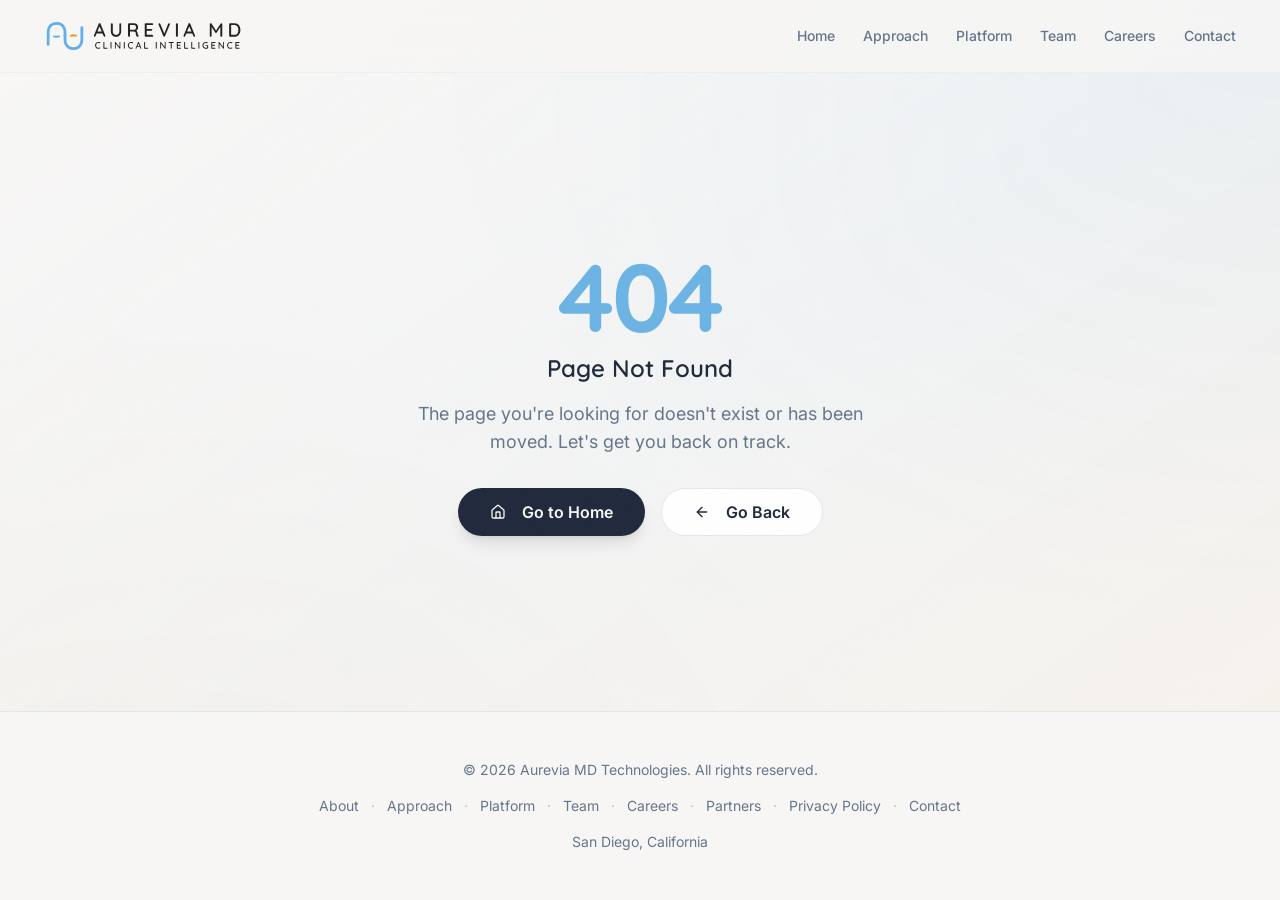
<file: about/index.html>
<!doctype html>
<html lang="en">
  <head>
    <meta charset="UTF-8" />
    <meta name="viewport" content="width=device-width, initial-scale=1.0" />
    <link rel="icon" type="image/svg+xml" href="/favicon.svg?v=5" />
    <link rel="manifest" href="/site.webmanifest?v=5" />
    <meta name="msapplication-TileColor" content="#6BB8E8" />
    <meta name="theme-color" content="#6BB8E8" />
    <link rel="preconnect" href="https://fonts.googleapis.com" />
    <link rel="preconnect" href="https://fonts.gstatic.com" crossorigin />
    <link href="https://fonts.googleapis.com/css2?family=Quicksand:wght@500;600;700&family=Inter:wght@400;500;600&display=swap" rel="stylesheet" />
    <meta name="google-site-verification" content="q_5NDQ4FkTqNwTbOgcRTwjupMKQXk3UwC6hwDzMHqZ0" />
    <title data-rh="true">About - Aurevia MD</title>

<meta data-rh="true" name="title" content="About - Aurevia MD"/><meta data-rh="true" name="description" content="Learn about Aurevia MD, a physician-founded company building the future of clinical intelligence. Meet our world-class team of physicians, engineers, and AI researchers transforming healthcare."/><meta data-rh="true" name="keywords" content="about Aurevia MD, healthcare AI company, physician founded, clinical intelligence team, healthcare innovation, medical technology startup, San Diego healthcare"/><meta data-rh="true" name="robots" content="index, follow, max-image-preview:large, max-snippet:-1, max-video-preview:-1"/><meta data-rh="true" property="og:type" content="website"/><meta data-rh="true" property="og:title" content="About - Aurevia MD"/><meta data-rh="true" property="og:description" content="Learn about Aurevia MD, a physician-founded company building the future of clinical intelligence. Meet our world-class team of physicians, engineers, and AI researchers transforming healthcare."/><meta data-rh="true" property="og:image" content="https://aurevia-md.com/og-image.png"/><meta data-rh="true" property="og:image:width" content="1200"/><meta data-rh="true" property="og:image:height" content="630"/><meta data-rh="true" property="og:image:alt" content="Aurevia MD - Clinical intelligence for emergency and primary care"/><meta data-rh="true" property="og:site_name" content="Aurevia MD"/><meta data-rh="true" property="og:locale" content="en_US"/><meta data-rh="true" property="og:url" content="https://aurevia-md.com/about"/><meta data-rh="true" name="twitter:card" content="summary_large_image"/><meta data-rh="true" name="twitter:site" content="@AureviaMD"/><meta data-rh="true" name="twitter:creator" content="@AureviaMD"/><meta data-rh="true" name="twitter:title" content="About - Aurevia MD"/><meta data-rh="true" name="twitter:description" content="Learn about Aurevia MD, a physician-founded company building the future of clinical intelligence. Meet our world-class team of physicians, engineers, and AI researchers transforming healthcare."/><meta data-rh="true" name="twitter:image" content="https://aurevia-md.com/og-image.png"/><meta data-rh="true" name="twitter:image:alt" content="Aurevia MD - Clinical intelligence for emergency and primary care"/><meta data-rh="true" name="author" content="Aurevia MD Technologies"/><meta data-rh="true" name="publisher" content="Aurevia MD Technologies"/><meta data-rh="true" name="copyright" content="© 2026 Aurevia MD Technologies"/><meta data-rh="true" name="language" content="en"/><meta data-rh="true" name="revisit-after" content="7 days"/><meta data-rh="true" name="rating" content="general"/><meta data-rh="true" name="geo.region" content="US-CA"/><meta data-rh="true" name="geo.placename" content="San Diego"/><meta data-rh="true" name="geo.position" content="32.7157;-117.1611"/><meta data-rh="true" name="ICBM" content="32.7157, -117.1611"/>
<link data-rh="true" rel="canonical" href="https://aurevia-md.com/about"/>
<script data-rh="true" type="application/ld+json">{"@context":"https://schema.org","@type":"BreadcrumbList","itemListElement":[{"@type":"ListItem","position":1,"name":"Home","item":"https://aurevia-md.com/"},{"@type":"ListItem","position":2,"name":"About","item":"https://aurevia-md.com/about"}]}</script>
    <script type="module" crossorigin src="/assets/index-D-WQe3Rg.js"></script>
    <link rel="stylesheet" crossorigin href="/assets/index-Da45S-WG.css">
  </head>
  <body>
    <div id="root"><div role="region" aria-label="Notifications (F8)" tabindex="-1" style="pointer-events:none"><ol tabindex="-1" class="fixed top-0 z-[100] flex max-h-screen w-full flex-col-reverse p-4 sm:bottom-0 sm:right-0 sm:top-auto sm:flex-col md:max-w-[420px]"></ol></div><section aria-label="Notifications alt+T" tabindex="-1" aria-live="polite" aria-relevant="additions text" aria-atomic="false"></section><div class="min-h-screen flex flex-col"><div class="fixed inset-0 -z-10 pointer-events-none" aria-hidden="true"><div class="absolute inset-0 bg-gradient-to-br from-background via-primary/[0.03] to-secondary/[0.05]"></div><div class="absolute inset-0 bg-[radial-gradient(ellipse_at_top_right,_hsl(var(--primary)/0.06)_0%,_transparent_50%)]"></div><div class="absolute inset-0 bg-[radial-gradient(ellipse_at_bottom_left,_hsl(var(--secondary)/0.04)_0%,_transparent_50%)]"></div></div><header class="sticky top-0 z-50 bg-background/80 backdrop-blur-md border-b border-border/50"><nav class="mx-auto max-w-[1600px] px-6 lg:px-10"><div class="flex items-center justify-between h-18"><a class="focus-ring rounded-lg" aria-label="Aurevia MD home" href="/"><div class="flex items-center gap-0 "><svg xmlns="http://www.w3.org/2000/svg" viewBox="0 0 760 760" width="50" height="50" class="flex-shrink-0" aria-hidden="true"><path d="M380,380V316S380,188,252,188s-128,128-128,128V508" fill="none" stroke="#5faef1" stroke-width="42" stroke-linecap="round" stroke-linejoin="round" opacity="0" pathLength="1" stroke-dashoffset="0px" stroke-dasharray="0px 1px"></path><path d="M380,380V444s0,128,128,128S636,444,636,444V252" fill="none" stroke="#5faef1" stroke-width="42" stroke-linecap="round" stroke-linejoin="round" opacity="0" pathLength="1" stroke-dashoffset="0px" stroke-dasharray="0px 1px"></path><path d="M252,389s-32.079,0-64-9" fill="none" stroke="#5faef1" stroke-width="28" stroke-linecap="round" stroke-linejoin="round" opacity="0" pathLength="1" stroke-dashoffset="0px" stroke-dasharray="0px 1px"></path><path d="M252,389s32.079,0,64-9" fill="none" stroke="#5faef1" stroke-width="28" stroke-linecap="round" stroke-linejoin="round" opacity="0" pathLength="1" stroke-dashoffset="0px" stroke-dasharray="0px 1px"></path><path d="M508,371s-32.079,0-64,9" fill="none" stroke="#ee931b" stroke-width="28" stroke-linecap="round" stroke-linejoin="round" opacity="0" pathLength="1" stroke-dashoffset="0px" stroke-dasharray="0px 1px"></path><path d="M508,371s32.079,0,64,9" fill="none" stroke="#ee931b" stroke-width="28" stroke-linecap="round" stroke-linejoin="round" opacity="0" pathLength="1" stroke-dashoffset="0px" stroke-dasharray="0px 1px"></path></svg><div class="overflow-hidden flex-shrink-0 flex items-center" style="width:189px;height:42px"><div class="flex items-center h-full" style="opacity:0;transform:translateX(-100%)"><img src="/assets/aurevia-wordmark-Ck4gOOgC.svg" alt="Aurevia MD - Clinical Intelligence" class="w-auto object-contain object-left" style="height:31.5px"/></div></div></div></a><div class="hidden lg:flex items-center gap-5"><a class="text-sm font-medium transition-colors duration-200 focus-ring rounded px-1 py-0.5 relative group text-muted-foreground hover:text-primary" href="/">Home<span class="absolute -bottom-1 left-0 h-0.5 bg-primary transition-all duration-200 w-0 group-hover:w-full"></span></a><a class="text-sm font-medium transition-colors duration-200 focus-ring rounded px-1 py-0.5 relative group text-muted-foreground hover:text-primary" href="/approach">Approach<span class="absolute -bottom-1 left-0 h-0.5 bg-primary transition-all duration-200 w-0 group-hover:w-full"></span></a><a class="text-sm font-medium transition-colors duration-200 focus-ring rounded px-1 py-0.5 relative group text-muted-foreground hover:text-primary" href="/platform">Platform<span class="absolute -bottom-1 left-0 h-0.5 bg-primary transition-all duration-200 w-0 group-hover:w-full"></span></a><a class="text-sm font-medium transition-colors duration-200 focus-ring rounded px-1 py-0.5 relative group text-muted-foreground hover:text-primary" href="/team">Team<span class="absolute -bottom-1 left-0 h-0.5 bg-primary transition-all duration-200 w-0 group-hover:w-full"></span></a><a class="text-sm font-medium transition-colors duration-200 focus-ring rounded px-1 py-0.5 relative group text-muted-foreground hover:text-primary" href="/careers">Careers<span class="absolute -bottom-1 left-0 h-0.5 bg-primary transition-all duration-200 w-0 group-hover:w-full"></span></a><a class="text-sm font-medium transition-colors duration-200 focus-ring rounded px-1 py-0.5 relative group text-muted-foreground hover:text-primary" href="/contact">Contact<span class="absolute -bottom-1 left-0 h-0.5 bg-primary transition-all duration-200 w-0 group-hover:w-full"></span></a></div><button class="inline-flex items-center justify-center gap-2 whitespace-nowrap text-sm font-semibold ring-offset-background transition-all duration-200 focus-visible:outline-none focus-visible:ring-2 focus-visible:ring-ring/20 focus-visible:ring-offset-2 disabled:pointer-events-none disabled:opacity-50 [&amp;_svg]:pointer-events-none [&amp;_svg]:size-4 [&amp;_svg]:shrink-0 hover:bg-accent hover:text-accent-foreground rounded-md h-10 w-10 lg:hidden" aria-label="Toggle menu"><svg xmlns="http://www.w3.org/2000/svg" width="24" height="24" viewBox="0 0 24 24" fill="none" stroke="currentColor" stroke-width="2" stroke-linecap="round" stroke-linejoin="round" class="lucide lucide-menu w-5 h-5"><line x1="4" x2="20" y1="12" y2="12"></line><line x1="4" x2="20" y1="6" y2="6"></line><line x1="4" x2="20" y1="18" y2="18"></line></svg></button></div></nav></header><div class="flex-1 flex flex-col"><main class="flex-1"><section class="relative flex items-center overflow-hidden py-16 lg:py-24"><div class="section-container relative z-10"><div class="text-center mb-12 lg:mb-16"><h1 class="text-4xl sm:text-5xl lg:text-[56px] font-bold text-foreground mb-6 leading-tight tracking-tight">Building the Future of<!-- --> <span class="text-gradient">Clinical Intelligence</span></h1><p class="text-lg sm:text-xl text-muted-foreground leading-relaxed max-w-2xl mx-auto">Aurevia MD Technologies is a physician-founded company on a mission to transform how medicine understands and uses data.</p></div><div class="max-w-4xl mx-auto"><p class="section-title text-center mb-8">FROM OUR FOUNDER</p><div class="grid md:grid-cols-[220px_1fr] gap-6 lg:gap-10 items-center"><div class="relative mx-auto md:mx-0"><div class="rounded-2xl overflow-hidden shadow-xl w-48 md:w-full"><img src="/assets/founder-portrait-C7pcs8hq.jpg" alt="Dr. Ammar Ahmed, Founder &amp; CEO" class="w-full h-full object-cover aspect-[4/5] object-top"/></div></div><div class="flex flex-col justify-center"><div class="relative pl-6 border-l-4 border-primary"><blockquote><p class="text-base sm:text-lg text-muted-foreground leading-relaxed italic">&quot;<!-- -->After years of clinical practice, I saw the same pattern everywhere: brilliant physicians drowning in data, missing signals hidden in plain sight, burning out from alert fatigue. I founded Aurevia to solve this — to build AI that thinks the way clinicians do, across time and context, so doctors can focus on what matters: their patients.<!-- -->&quot;</p></blockquote></div><p class="mt-4 pl-6 text-foreground font-semibold text-sm">— <!-- -->Dr. Ammar Ahmed, Founder &amp; CEO</p></div></div></div></div></section><section class="section-spacing relative overflow-hidden"><div class="section-container relative z-10"><div class="max-w-3xl"><p class="section-title">OUR VISION</p><h2 class="text-2xl sm:text-3xl lg:text-4xl font-bold text-foreground mb-6">Better Judgment at Scale</h2><div class="relative pl-6 border-l-4 border-primary"><p class="text-base sm:text-lg text-muted-foreground leading-relaxed">We believe the future of medicine is not more data or more alerts — it is better judgment at scale. Aurevia exists to build the intelligence layer that makes this possible.</p></div></div></div></section><section class="section-spacing relative overflow-hidden"><div class="section-container relative z-10 max-w-3xl"><div style="opacity:0;transform:translateY(20px)"><p class="section-title">LEADERSHIP</p><h2 class="text-2xl sm:text-3xl lg:text-4xl font-bold text-foreground mb-6">Conviction shaped in the EHR</h2><p class="text-muted-foreground leading-relaxed text-base sm:text-lg">Aurevia is led by practicing primary care, cardiology, pulm/crit and bioinformatics physicians who have worked inside the electronic health record across thousands of clinical encounters. The founding team&#x27;s conviction is specific: clinical AI that is not grounded in how physicians actually reason across time will not meaningfully improve care, regardless of how capable the underlying models become.</p></div></div></section><section class="section-spacing relative overflow-hidden"><div class="section-container relative z-10 max-w-3xl"><div style="opacity:0;transform:translateY(20px)"><p class="section-title">CLINICAL LEADERSHIP AND ADVISERS</p><h2 class="text-2xl sm:text-3xl lg:text-4xl font-bold text-foreground mb-6">Breadth across settings and specialties</h2><p class="text-muted-foreground leading-relaxed text-base sm:text-lg">Aurevia&#x27;s clinical leadership includes attending physicians and medical directors with appointments at academic medical centers across California, New York, and the Northeast, spanning emergency medicine, pulmonary and critical care, cardiology, ambulatory informatics, and primary care.</p></div></div></section><section class="section-spacing relative overflow-hidden"><div class="section-container relative z-10 max-w-3xl"><div style="opacity:0;transform:translateY(20px)"><p class="section-title">ENGINEERING &amp; RESEARCH</p><h2 class="text-2xl sm:text-3xl lg:text-4xl font-bold text-foreground mb-6">Depth for production and discovery</h2><p class="text-muted-foreground leading-relaxed text-base sm:text-lg">The engineering team brings experience across foundation model infrastructure, clinical data pipelines, and production systems at scale. The research team includes contributors from computational biology, clinical linguistics, and applied machine learning programs at Harvard, MIT, and Stanford.</p></div></div></section><section class="relative py-20 lg:py-28 overflow-hidden bg-clinical-navy" id="contact"><div class="absolute top-0 right-0 w-[400px] h-[400px] rounded-full bg-primary/10 blur-3xl pointer-events-none translate-x-1/3 -translate-y-1/3"></div><div class="section-container relative z-10"><div class="max-w-2xl"><h3 class="text-2xl sm:text-3xl font-semibold text-secondary-foreground mb-4">Join the Future of Intelligent Healthcare</h3><p class="text-secondary-foreground/70 leading-relaxed mb-8">Schedule a demo to see how Aurevia can transform your clinical intelligence.</p><a class="inline-flex items-center justify-center gap-2 whitespace-nowrap font-semibold ring-offset-background transition-all duration-200 focus-visible:outline-none focus-visible:ring-2 focus-visible:ring-ring/20 focus-visible:ring-offset-2 disabled:pointer-events-none disabled:opacity-50 [&amp;_svg]:pointer-events-none [&amp;_svg]:size-4 [&amp;_svg]:shrink-0 bg-secondary text-secondary-foreground hover:bg-secondary/80 rounded-pill h-12 px-8 text-base group" href="/contact">Request a Demo<svg xmlns="http://www.w3.org/2000/svg" width="24" height="24" viewBox="0 0 24 24" fill="none" stroke="currentColor" stroke-width="2" stroke-linecap="round" stroke-linejoin="round" class="lucide lucide-arrow-right w-4 h-4 transition-transform duration-300 group-hover:translate-x-1"><path d="M5 12h14"></path><path d="m12 5 7 7-7 7"></path></svg></a></div></div></section></main><footer class="py-12 bg-background border-t border-border"><div class="section-container"><div class="text-center space-y-4"><p class="text-sm text-muted-foreground">© <!-- -->2026<!-- --> <!-- -->Aurevia MD Technologies.<!-- --> All rights reserved.</p><div class="flex flex-wrap items-center justify-center gap-x-2 gap-y-1 text-sm"><a class="text-muted-foreground hover:text-primary transition-colors focus-ring rounded px-1" href="/about">About</a><span class="text-muted-foreground/40">·</span><a class="text-muted-foreground hover:text-primary transition-colors focus-ring rounded px-1" href="/approach">Approach</a><span class="text-muted-foreground/40">·</span><a class="text-muted-foreground hover:text-primary transition-colors focus-ring rounded px-1" href="/platform">Platform</a><span class="text-muted-foreground/40">·</span><a class="text-muted-foreground hover:text-primary transition-colors focus-ring rounded px-1" href="/team">Team</a><span class="text-muted-foreground/40">·</span><a class="text-muted-foreground hover:text-primary transition-colors focus-ring rounded px-1" href="/careers">Careers</a><span class="text-muted-foreground/40">·</span><a class="text-muted-foreground hover:text-primary transition-colors focus-ring rounded px-1" href="/partners">Partners</a><span class="text-muted-foreground/40">·</span><a class="text-muted-foreground hover:text-primary transition-colors focus-ring rounded px-1" href="/privacy-policy">Privacy Policy</a><span class="text-muted-foreground/40">·</span><a class="text-muted-foreground hover:text-primary transition-colors focus-ring rounded px-1" href="/contact">Contact</a></div><p class="text-sm text-muted-foreground">San Diego, California</p></div></div></footer></div></div></div>
  </body>
</html>
</file>
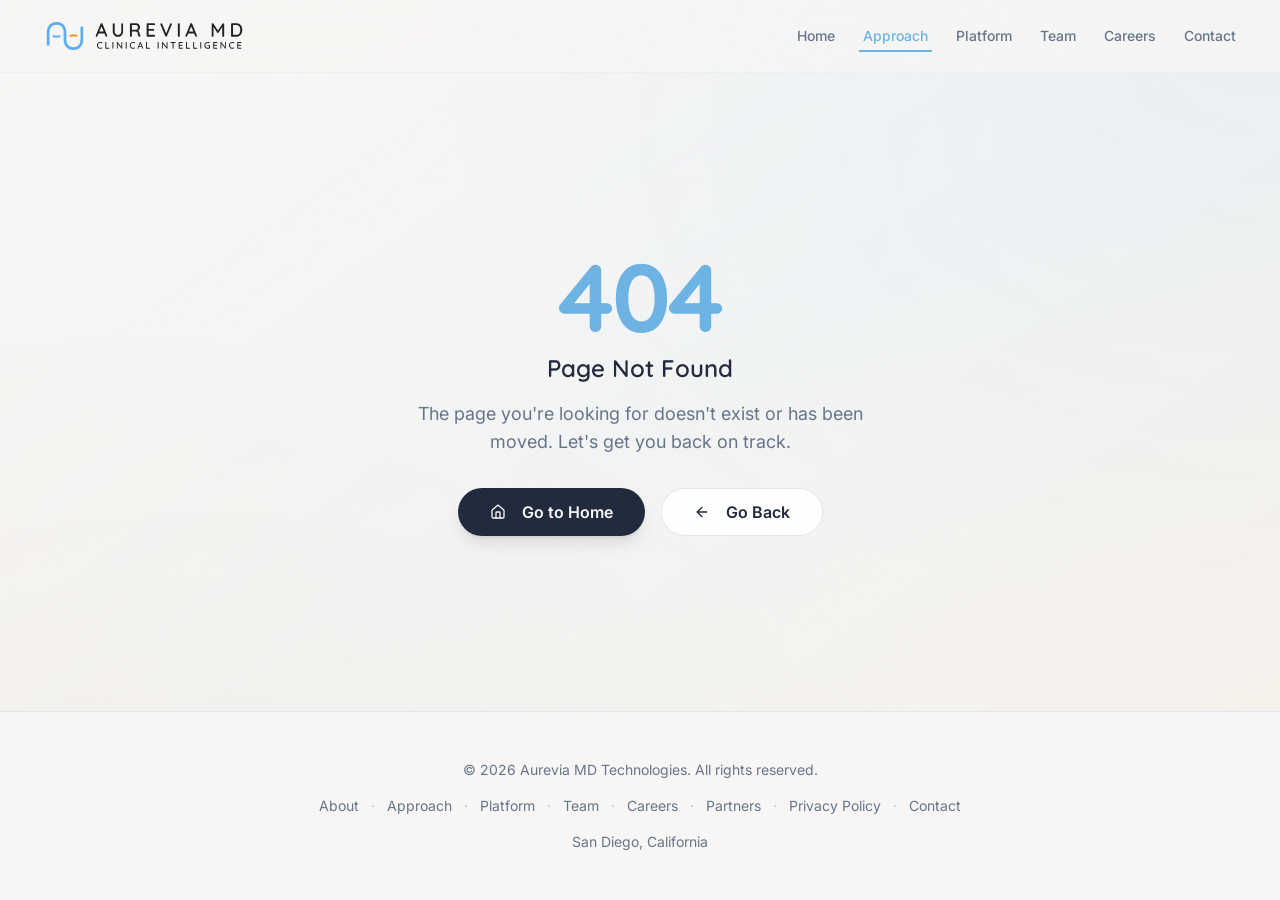
<file: approach/index.html>
<!doctype html>
<html lang="en">
  <head>
    <meta charset="UTF-8" />
    <meta name="viewport" content="width=device-width, initial-scale=1.0" />
    <link rel="icon" type="image/svg+xml" href="/favicon.svg?v=5" />
    <link rel="manifest" href="/site.webmanifest?v=5" />
    <meta name="msapplication-TileColor" content="#6BB8E8" />
    <meta name="theme-color" content="#6BB8E8" />
    <link rel="preconnect" href="https://fonts.googleapis.com" />
    <link rel="preconnect" href="https://fonts.gstatic.com" crossorigin />
    <link href="https://fonts.googleapis.com/css2?family=Quicksand:wght@500;600;700&family=Inter:wght@400;500;600&display=swap" rel="stylesheet" />
    <meta name="google-site-verification" content="q_5NDQ4FkTqNwTbOgcRTwjupMKQXk3UwC6hwDzMHqZ0" />
    <title data-rh="true">Approach - Aurevia MD</title>

<meta data-rh="true" name="title" content="Approach - Aurevia MD"/><meta data-rh="true" name="description" content="How Aurevia designs clinical AI to be structurally trustworthy: longitudinal patient state, absence as signal, suppression discipline, traceable provenance, and independent validation."/><meta data-rh="true" name="keywords" content="clinical AI architecture, longitudinal patient state, clinical AI failure modes, evidence-grounded AI, suppression discipline, clinical AI validation"/><meta data-rh="true" name="robots" content="index, follow, max-image-preview:large, max-snippet:-1, max-video-preview:-1"/><meta data-rh="true" property="og:type" content="website"/><meta data-rh="true" property="og:title" content="Approach - Aurevia MD"/><meta data-rh="true" property="og:description" content="How Aurevia designs clinical AI to be structurally trustworthy: longitudinal patient state, absence as signal, suppression discipline, traceable provenance, and independent validation."/><meta data-rh="true" property="og:image" content="https://aurevia-md.com/og-image.png"/><meta data-rh="true" property="og:image:width" content="1200"/><meta data-rh="true" property="og:image:height" content="630"/><meta data-rh="true" property="og:image:alt" content="Aurevia MD - Clinical intelligence for emergency and primary care"/><meta data-rh="true" property="og:site_name" content="Aurevia MD"/><meta data-rh="true" property="og:locale" content="en_US"/><meta data-rh="true" property="og:url" content="https://aurevia-md.com/approach"/><meta data-rh="true" name="twitter:card" content="summary_large_image"/><meta data-rh="true" name="twitter:site" content="@AureviaMD"/><meta data-rh="true" name="twitter:creator" content="@AureviaMD"/><meta data-rh="true" name="twitter:title" content="Approach - Aurevia MD"/><meta data-rh="true" name="twitter:description" content="How Aurevia designs clinical AI to be structurally trustworthy: longitudinal patient state, absence as signal, suppression discipline, traceable provenance, and independent validation."/><meta data-rh="true" name="twitter:image" content="https://aurevia-md.com/og-image.png"/><meta data-rh="true" name="twitter:image:alt" content="Aurevia MD - Clinical intelligence for emergency and primary care"/><meta data-rh="true" name="author" content="Aurevia MD Technologies"/><meta data-rh="true" name="publisher" content="Aurevia MD Technologies"/><meta data-rh="true" name="copyright" content="© 2026 Aurevia MD Technologies"/><meta data-rh="true" name="language" content="en"/><meta data-rh="true" name="revisit-after" content="7 days"/><meta data-rh="true" name="rating" content="general"/><meta data-rh="true" name="geo.region" content="US-CA"/><meta data-rh="true" name="geo.placename" content="San Diego"/><meta data-rh="true" name="geo.position" content="32.7157;-117.1611"/><meta data-rh="true" name="ICBM" content="32.7157, -117.1611"/>
<link data-rh="true" rel="canonical" href="https://aurevia-md.com/approach"/>
<script data-rh="true" type="application/ld+json">{"@context":"https://schema.org","@type":"BreadcrumbList","itemListElement":[{"@type":"ListItem","position":1,"name":"Home","item":"https://aurevia-md.com/"},{"@type":"ListItem","position":2,"name":"Approach","item":"https://aurevia-md.com/approach"}]}</script>
    <script type="module" crossorigin src="/assets/index-D-WQe3Rg.js"></script>
    <link rel="stylesheet" crossorigin href="/assets/index-Da45S-WG.css">
  </head>
  <body>
    <div id="root"><div role="region" aria-label="Notifications (F8)" tabindex="-1" style="pointer-events:none"><ol tabindex="-1" class="fixed top-0 z-[100] flex max-h-screen w-full flex-col-reverse p-4 sm:bottom-0 sm:right-0 sm:top-auto sm:flex-col md:max-w-[420px]"></ol></div><section aria-label="Notifications alt+T" tabindex="-1" aria-live="polite" aria-relevant="additions text" aria-atomic="false"></section><div class="min-h-screen flex flex-col"><div class="fixed inset-0 -z-10 pointer-events-none" aria-hidden="true"><div class="absolute inset-0 bg-gradient-to-br from-background via-primary/[0.03] to-secondary/[0.05]"></div><div class="absolute inset-0 bg-[radial-gradient(ellipse_at_top_right,_hsl(var(--primary)/0.06)_0%,_transparent_50%)]"></div><div class="absolute inset-0 bg-[radial-gradient(ellipse_at_bottom_left,_hsl(var(--secondary)/0.04)_0%,_transparent_50%)]"></div></div><header class="sticky top-0 z-50 bg-background/80 backdrop-blur-md border-b border-border/50"><nav class="mx-auto max-w-[1600px] px-6 lg:px-10"><div class="flex items-center justify-between h-18"><a class="focus-ring rounded-lg" aria-label="Aurevia MD home" href="/"><div class="flex items-center gap-0 "><svg xmlns="http://www.w3.org/2000/svg" viewBox="0 0 760 760" width="50" height="50" class="flex-shrink-0" aria-hidden="true"><path d="M380,380V316S380,188,252,188s-128,128-128,128V508" fill="none" stroke="#5faef1" stroke-width="42" stroke-linecap="round" stroke-linejoin="round" opacity="0" pathLength="1" stroke-dashoffset="0px" stroke-dasharray="0px 1px"></path><path d="M380,380V444s0,128,128,128S636,444,636,444V252" fill="none" stroke="#5faef1" stroke-width="42" stroke-linecap="round" stroke-linejoin="round" opacity="0" pathLength="1" stroke-dashoffset="0px" stroke-dasharray="0px 1px"></path><path d="M252,389s-32.079,0-64-9" fill="none" stroke="#5faef1" stroke-width="28" stroke-linecap="round" stroke-linejoin="round" opacity="0" pathLength="1" stroke-dashoffset="0px" stroke-dasharray="0px 1px"></path><path d="M252,389s32.079,0,64-9" fill="none" stroke="#5faef1" stroke-width="28" stroke-linecap="round" stroke-linejoin="round" opacity="0" pathLength="1" stroke-dashoffset="0px" stroke-dasharray="0px 1px"></path><path d="M508,371s-32.079,0-64,9" fill="none" stroke="#ee931b" stroke-width="28" stroke-linecap="round" stroke-linejoin="round" opacity="0" pathLength="1" stroke-dashoffset="0px" stroke-dasharray="0px 1px"></path><path d="M508,371s32.079,0,64,9" fill="none" stroke="#ee931b" stroke-width="28" stroke-linecap="round" stroke-linejoin="round" opacity="0" pathLength="1" stroke-dashoffset="0px" stroke-dasharray="0px 1px"></path></svg><div class="overflow-hidden flex-shrink-0 flex items-center" style="width:189px;height:42px"><div class="flex items-center h-full" style="opacity:0;transform:translateX(-100%)"><img src="/assets/aurevia-wordmark-Ck4gOOgC.svg" alt="Aurevia MD - Clinical Intelligence" class="w-auto object-contain object-left" style="height:31.5px"/></div></div></div></a><div class="hidden lg:flex items-center gap-5"><a class="text-sm font-medium transition-colors duration-200 focus-ring rounded px-1 py-0.5 relative group text-muted-foreground hover:text-primary" href="/">Home<span class="absolute -bottom-1 left-0 h-0.5 bg-primary transition-all duration-200 w-0 group-hover:w-full"></span></a><a class="text-sm font-medium transition-colors duration-200 focus-ring rounded px-1 py-0.5 relative group text-primary" href="/approach">Approach<span class="absolute -bottom-1 left-0 h-0.5 bg-primary transition-all duration-200 w-full"></span></a><a class="text-sm font-medium transition-colors duration-200 focus-ring rounded px-1 py-0.5 relative group text-muted-foreground hover:text-primary" href="/platform">Platform<span class="absolute -bottom-1 left-0 h-0.5 bg-primary transition-all duration-200 w-0 group-hover:w-full"></span></a><a class="text-sm font-medium transition-colors duration-200 focus-ring rounded px-1 py-0.5 relative group text-muted-foreground hover:text-primary" href="/team">Team<span class="absolute -bottom-1 left-0 h-0.5 bg-primary transition-all duration-200 w-0 group-hover:w-full"></span></a><a class="text-sm font-medium transition-colors duration-200 focus-ring rounded px-1 py-0.5 relative group text-muted-foreground hover:text-primary" href="/careers">Careers<span class="absolute -bottom-1 left-0 h-0.5 bg-primary transition-all duration-200 w-0 group-hover:w-full"></span></a><a class="text-sm font-medium transition-colors duration-200 focus-ring rounded px-1 py-0.5 relative group text-muted-foreground hover:text-primary" href="/contact">Contact<span class="absolute -bottom-1 left-0 h-0.5 bg-primary transition-all duration-200 w-0 group-hover:w-full"></span></a></div><button class="inline-flex items-center justify-center gap-2 whitespace-nowrap text-sm font-semibold ring-offset-background transition-all duration-200 focus-visible:outline-none focus-visible:ring-2 focus-visible:ring-ring/20 focus-visible:ring-offset-2 disabled:pointer-events-none disabled:opacity-50 [&amp;_svg]:pointer-events-none [&amp;_svg]:size-4 [&amp;_svg]:shrink-0 hover:bg-accent hover:text-accent-foreground rounded-md h-10 w-10 lg:hidden" aria-label="Toggle menu"><svg xmlns="http://www.w3.org/2000/svg" width="24" height="24" viewBox="0 0 24 24" fill="none" stroke="currentColor" stroke-width="2" stroke-linecap="round" stroke-linejoin="round" class="lucide lucide-menu w-5 h-5"><line x1="4" x2="20" y1="12" y2="12"></line><line x1="4" x2="20" y1="6" y2="6"></line><line x1="4" x2="20" y1="18" y2="18"></line></svg></button></div></nav></header><div class="flex-1 flex flex-col"><main class="flex-1"><section class="relative flex items-center overflow-hidden py-20 lg:py-28"><div class="section-container relative z-10"><div class="max-w-3xl"><h1 class="text-4xl sm:text-5xl lg:text-[56px] font-bold text-foreground mb-6 leading-tight tracking-tight">Clinical AI that earns its place in the room.</h1><p class="text-lg sm:text-xl text-muted-foreground leading-relaxed max-w-2xl">Aurevia&#x27;s architecture is grounded in a specific view of how clinical AI can be structurally trustworthy—not because the underlying models are perfect, but because the information they reason over is carefully constructed.</p><div class="mt-8"><a class="inline-flex items-center justify-center gap-2 whitespace-nowrap font-semibold ring-offset-background transition-all duration-200 focus-visible:outline-none focus-visible:ring-2 focus-visible:ring-ring/20 focus-visible:ring-offset-2 disabled:pointer-events-none disabled:opacity-50 [&amp;_svg]:pointer-events-none [&amp;_svg]:size-4 [&amp;_svg]:shrink-0 border border-border hover:border-primary/30 rounded-pill h-12 px-8 text-base bg-white text-clinical-dark hover:bg-white/90 group" href="/contact">Contact us<svg xmlns="http://www.w3.org/2000/svg" width="24" height="24" viewBox="0 0 24 24" fill="none" stroke="currentColor" stroke-width="2" stroke-linecap="round" stroke-linejoin="round" class="lucide lucide-arrow-right w-4 h-4 transition-transform duration-300 group-hover:translate-x-1"><path d="M5 12h14"></path><path d="m12 5 7 7-7 7"></path></svg></a></div></div></div></section><section class="section-spacing relative overflow-hidden"><div class="section-container relative z-10 max-w-3xl"><div style="opacity:0;transform:translateY(20px)"><p class="section-title">THE RESEARCH FOUNDATION</p><h2 class="text-2xl sm:text-3xl lg:text-4xl font-semibold text-foreground mb-6">Failure modes that structure exposes</h2><p class="text-muted-foreground leading-relaxed mb-4">The academic literature has documented a consistent set of failure modes in current clinical AI systems: recognition-without-action in trajectory-dependent emergencies, susceptibility to misinformation embedded in authoritative clinical prose, accuracy collapse under concurrent clinical workloads, and demographic bias that persists across models of every size and training approach. These failures are not model limitations that scale will solve. They are structural properties of how clinical AI is typically built—specifically, the absence of a persistent longitudinal patient state that the model reasons from.</p><p class="text-muted-foreground leading-relaxed ">Aurevia&#x27;s architecture is designed to address these failure modes at the substrate level. The patient state is built from the full longitudinal record before any encounter, with each clinical conclusion grounded simultaneously in source documents and in the current evidence base.</p></div></div></section><section class="section-spacing relative overflow-hidden"><div class="section-container relative z-10"><div class="mb-12 max-w-2xl" style="opacity:0;transform:translateY(20px)"><p class="section-title">ARCHITECTURAL PRINCIPLES</p><h2 class="text-2xl sm:text-3xl font-semibold text-foreground">Built into the substrate</h2></div><div class="grid md:grid-cols-2 gap-6"><article class="card-elevated p-8" style="opacity:0;transform:translateY(24px)"><h3 class="text-lg font-semibold text-foreground mb-3">Longitudinal by default</h3><p class="text-muted-foreground text-sm leading-relaxed">The patient state is resolved from the full record—across encounters, specialties, and years—before the physician asks any question. Trajectory is a first-class clinical signal, not an afterthought.</p></article><article class="card-elevated p-8" style="opacity:0;transform:translateY(24px)"><h3 class="text-lg font-semibold text-foreground mb-3">Absence as information</h3><p class="text-muted-foreground text-sm leading-relaxed">The state surfaces what is missing from the record as readily as what is present. A five-year echo gap in a heart failure patient is a signal. An SGLT2 inhibitor never prescribed to an eligible diabetic is a signal. These are clinically material and structurally invisible to systems that only reason over visible documents.</p></article><article class="card-elevated p-8" style="opacity:0;transform:translateY(24px)"><h3 class="text-lg font-semibold text-foreground mb-3">Suppression discipline</h3><p class="text-muted-foreground text-sm leading-relaxed">Signal surfaces only when it clears a high-confidence threshold grounded in the evidence base. Silence is the default. This is a structural choice, not a post-hoc safety layer.</p></article><article class="card-elevated p-8" style="opacity:0;transform:translateY(24px)"><h3 class="text-lg font-semibold text-foreground mb-3">Traceable provenance</h3><p class="text-muted-foreground text-sm leading-relaxed">Every clinical conclusion in the state is linked to its source—the specific document, encounter, and evidence-base citation from which it was derived. Auditability is built into the architecture, not bolted on.</p></article></div></div></section><section class="section-spacing relative overflow-hidden"><div class="section-container relative z-10 max-w-3xl"><div style="opacity:0;transform:translateY(20px)"><p class="section-title">VALIDATION POSTURE</p><h2 class="text-2xl sm:text-3xl lg:text-4xl font-semibold text-foreground mb-6">Claims, evidence, and what we measure</h2><p class="text-muted-foreground leading-relaxed">Aurevia is undergoing independent evaluation through a sponsored research agreement with an academic medical center, measuring physician orientation speed, cognitive burden, and clinical reasoning quality under realistic clinical conditions. Additional institutional evaluations are underway. Aurevia publishes design claims transparently, distinguishes between architectural decisions and validated outcomes, and holds itself to the evidentiary standard physicians expect of any tool that enters clinical practice.</p></div></div></section><section class="relative py-20 lg:py-28 overflow-hidden bg-clinical-navy" id="contact"><div class="absolute top-0 right-0 w-[400px] h-[400px] rounded-full bg-primary/10 blur-3xl pointer-events-none translate-x-1/3 -translate-y-1/3"></div><div class="section-container relative z-10"><div class="max-w-2xl"><h3 class="text-2xl sm:text-3xl font-semibold text-secondary-foreground mb-4">See how the platform works</h3><a class="inline-flex items-center justify-center gap-2 whitespace-nowrap font-semibold ring-offset-background transition-all duration-200 focus-visible:outline-none focus-visible:ring-2 focus-visible:ring-ring/20 focus-visible:ring-offset-2 disabled:pointer-events-none disabled:opacity-50 [&amp;_svg]:pointer-events-none [&amp;_svg]:size-4 [&amp;_svg]:shrink-0 bg-secondary text-secondary-foreground hover:bg-secondary/80 rounded-pill h-12 px-8 text-base group" href="/platform">Platform overview<svg xmlns="http://www.w3.org/2000/svg" width="24" height="24" viewBox="0 0 24 24" fill="none" stroke="currentColor" stroke-width="2" stroke-linecap="round" stroke-linejoin="round" class="lucide lucide-arrow-right w-4 h-4 transition-transform duration-300 group-hover:translate-x-1"><path d="M5 12h14"></path><path d="m12 5 7 7-7 7"></path></svg></a></div></div></section></main><footer class="py-12 bg-background border-t border-border"><div class="section-container"><div class="text-center space-y-4"><p class="text-sm text-muted-foreground">© <!-- -->2026<!-- --> <!-- -->Aurevia MD Technologies.<!-- --> All rights reserved.</p><div class="flex flex-wrap items-center justify-center gap-x-2 gap-y-1 text-sm"><a class="text-muted-foreground hover:text-primary transition-colors focus-ring rounded px-1" href="/about">About</a><span class="text-muted-foreground/40">·</span><a class="text-muted-foreground hover:text-primary transition-colors focus-ring rounded px-1" href="/approach">Approach</a><span class="text-muted-foreground/40">·</span><a class="text-muted-foreground hover:text-primary transition-colors focus-ring rounded px-1" href="/platform">Platform</a><span class="text-muted-foreground/40">·</span><a class="text-muted-foreground hover:text-primary transition-colors focus-ring rounded px-1" href="/team">Team</a><span class="text-muted-foreground/40">·</span><a class="text-muted-foreground hover:text-primary transition-colors focus-ring rounded px-1" href="/careers">Careers</a><span class="text-muted-foreground/40">·</span><a class="text-muted-foreground hover:text-primary transition-colors focus-ring rounded px-1" href="/partners">Partners</a><span class="text-muted-foreground/40">·</span><a class="text-muted-foreground hover:text-primary transition-colors focus-ring rounded px-1" href="/privacy-policy">Privacy Policy</a><span class="text-muted-foreground/40">·</span><a class="text-muted-foreground hover:text-primary transition-colors focus-ring rounded px-1" href="/contact">Contact</a></div><p class="text-sm text-muted-foreground">San Diego, California</p></div></div></footer></div></div></div>
  </body>
</html>
</file>
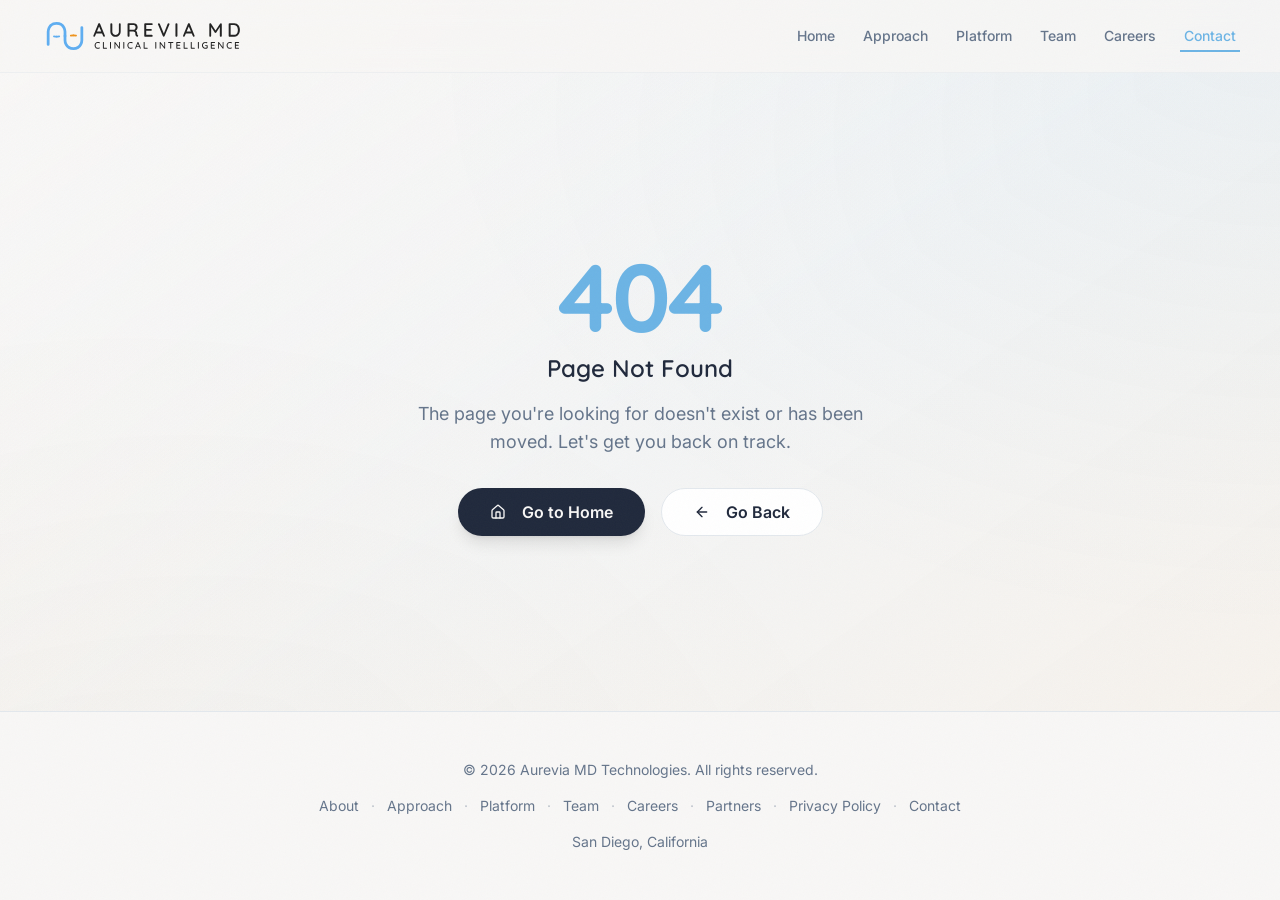
<file: contact/index.html>
<!doctype html>
<html lang="en">
  <head>
    <meta charset="UTF-8" />
    <meta name="viewport" content="width=device-width, initial-scale=1.0" />
    <link rel="icon" type="image/svg+xml" href="/favicon.svg?v=5" />
    <link rel="manifest" href="/site.webmanifest?v=5" />
    <meta name="msapplication-TileColor" content="#6BB8E8" />
    <meta name="theme-color" content="#6BB8E8" />
    <link rel="preconnect" href="https://fonts.googleapis.com" />
    <link rel="preconnect" href="https://fonts.gstatic.com" crossorigin />
    <link href="https://fonts.googleapis.com/css2?family=Quicksand:wght@500;600;700&family=Inter:wght@400;500;600&display=swap" rel="stylesheet" />
    <meta name="google-site-verification" content="q_5NDQ4FkTqNwTbOgcRTwjupMKQXk3UwC6hwDzMHqZ0" />
    <title data-rh="true">Contact - Aurevia MD</title>

<meta data-rh="true" name="title" content="Contact - Aurevia MD"/><meta data-rh="true" name="description" content="Get in touch with Aurevia MD. Schedule a demo, inquire about partnerships, or learn how our clinical intelligence platform can transform your healthcare organization."/><meta data-rh="true" name="keywords" content="contact Aurevia MD, schedule demo, healthcare AI demo, partnership inquiries, San Diego healthcare company"/><meta data-rh="true" name="robots" content="index, follow, max-image-preview:large, max-snippet:-1, max-video-preview:-1"/><meta data-rh="true" property="og:type" content="website"/><meta data-rh="true" property="og:title" content="Contact - Aurevia MD"/><meta data-rh="true" property="og:description" content="Get in touch with Aurevia MD. Schedule a demo, inquire about partnerships, or learn how our clinical intelligence platform can transform your healthcare organization."/><meta data-rh="true" property="og:image" content="https://aurevia-md.com/og-image.png"/><meta data-rh="true" property="og:image:width" content="1200"/><meta data-rh="true" property="og:image:height" content="630"/><meta data-rh="true" property="og:image:alt" content="Aurevia MD - Clinical intelligence for emergency and primary care"/><meta data-rh="true" property="og:site_name" content="Aurevia MD"/><meta data-rh="true" property="og:locale" content="en_US"/><meta data-rh="true" property="og:url" content="https://aurevia-md.com/contact"/><meta data-rh="true" name="twitter:card" content="summary_large_image"/><meta data-rh="true" name="twitter:site" content="@AureviaMD"/><meta data-rh="true" name="twitter:creator" content="@AureviaMD"/><meta data-rh="true" name="twitter:title" content="Contact - Aurevia MD"/><meta data-rh="true" name="twitter:description" content="Get in touch with Aurevia MD. Schedule a demo, inquire about partnerships, or learn how our clinical intelligence platform can transform your healthcare organization."/><meta data-rh="true" name="twitter:image" content="https://aurevia-md.com/og-image.png"/><meta data-rh="true" name="twitter:image:alt" content="Aurevia MD - Clinical intelligence for emergency and primary care"/><meta data-rh="true" name="author" content="Aurevia MD Technologies"/><meta data-rh="true" name="publisher" content="Aurevia MD Technologies"/><meta data-rh="true" name="copyright" content="© 2026 Aurevia MD Technologies"/><meta data-rh="true" name="language" content="en"/><meta data-rh="true" name="revisit-after" content="7 days"/><meta data-rh="true" name="rating" content="general"/><meta data-rh="true" name="geo.region" content="US-CA"/><meta data-rh="true" name="geo.placename" content="San Diego"/><meta data-rh="true" name="geo.position" content="32.7157;-117.1611"/><meta data-rh="true" name="ICBM" content="32.7157, -117.1611"/>
<link data-rh="true" rel="canonical" href="https://aurevia-md.com/contact"/>
<script data-rh="true" type="application/ld+json">{"@context":"https://schema.org","@type":"BreadcrumbList","itemListElement":[{"@type":"ListItem","position":1,"name":"Home","item":"https://aurevia-md.com/"},{"@type":"ListItem","position":2,"name":"Contact","item":"https://aurevia-md.com/contact"}]}</script>
    <script type="module" crossorigin src="/assets/index-D-WQe3Rg.js"></script>
    <link rel="stylesheet" crossorigin href="/assets/index-Da45S-WG.css">
  </head>
  <body>
    <div id="root"><div role="region" aria-label="Notifications (F8)" tabindex="-1" style="pointer-events:none"><ol tabindex="-1" class="fixed top-0 z-[100] flex max-h-screen w-full flex-col-reverse p-4 sm:bottom-0 sm:right-0 sm:top-auto sm:flex-col md:max-w-[420px]"></ol></div><section aria-label="Notifications alt+T" tabindex="-1" aria-live="polite" aria-relevant="additions text" aria-atomic="false"></section><div class="min-h-screen flex flex-col"><div class="fixed inset-0 -z-10 pointer-events-none" aria-hidden="true"><div class="absolute inset-0 bg-gradient-to-br from-background via-primary/[0.03] to-secondary/[0.05]"></div><div class="absolute inset-0 bg-[radial-gradient(ellipse_at_top_right,_hsl(var(--primary)/0.06)_0%,_transparent_50%)]"></div><div class="absolute inset-0 bg-[radial-gradient(ellipse_at_bottom_left,_hsl(var(--secondary)/0.04)_0%,_transparent_50%)]"></div></div><header class="sticky top-0 z-50 bg-background/80 backdrop-blur-md border-b border-border/50"><nav class="mx-auto max-w-[1600px] px-6 lg:px-10"><div class="flex items-center justify-between h-18"><a class="focus-ring rounded-lg" aria-label="Aurevia MD home" href="/"><div class="flex items-center gap-0 "><svg xmlns="http://www.w3.org/2000/svg" viewBox="0 0 760 760" width="50" height="50" class="flex-shrink-0" aria-hidden="true"><path d="M380,380V316S380,188,252,188s-128,128-128,128V508" fill="none" stroke="#5faef1" stroke-width="42" stroke-linecap="round" stroke-linejoin="round" opacity="0" pathLength="1" stroke-dashoffset="0px" stroke-dasharray="0px 1px"></path><path d="M380,380V444s0,128,128,128S636,444,636,444V252" fill="none" stroke="#5faef1" stroke-width="42" stroke-linecap="round" stroke-linejoin="round" opacity="0" pathLength="1" stroke-dashoffset="0px" stroke-dasharray="0px 1px"></path><path d="M252,389s-32.079,0-64-9" fill="none" stroke="#5faef1" stroke-width="28" stroke-linecap="round" stroke-linejoin="round" opacity="0" pathLength="1" stroke-dashoffset="0px" stroke-dasharray="0px 1px"></path><path d="M252,389s32.079,0,64-9" fill="none" stroke="#5faef1" stroke-width="28" stroke-linecap="round" stroke-linejoin="round" opacity="0" pathLength="1" stroke-dashoffset="0px" stroke-dasharray="0px 1px"></path><path d="M508,371s-32.079,0-64,9" fill="none" stroke="#ee931b" stroke-width="28" stroke-linecap="round" stroke-linejoin="round" opacity="0" pathLength="1" stroke-dashoffset="0px" stroke-dasharray="0px 1px"></path><path d="M508,371s32.079,0,64,9" fill="none" stroke="#ee931b" stroke-width="28" stroke-linecap="round" stroke-linejoin="round" opacity="0" pathLength="1" stroke-dashoffset="0px" stroke-dasharray="0px 1px"></path></svg><div class="overflow-hidden flex-shrink-0 flex items-center" style="width:189px;height:42px"><div class="flex items-center h-full" style="opacity:0;transform:translateX(-100%)"><img src="/assets/aurevia-wordmark-Ck4gOOgC.svg" alt="Aurevia MD - Clinical Intelligence" class="w-auto object-contain object-left" style="height:31.5px"/></div></div></div></a><div class="hidden lg:flex items-center gap-5"><a class="text-sm font-medium transition-colors duration-200 focus-ring rounded px-1 py-0.5 relative group text-muted-foreground hover:text-primary" href="/">Home<span class="absolute -bottom-1 left-0 h-0.5 bg-primary transition-all duration-200 w-0 group-hover:w-full"></span></a><a class="text-sm font-medium transition-colors duration-200 focus-ring rounded px-1 py-0.5 relative group text-muted-foreground hover:text-primary" href="/approach">Approach<span class="absolute -bottom-1 left-0 h-0.5 bg-primary transition-all duration-200 w-0 group-hover:w-full"></span></a><a class="text-sm font-medium transition-colors duration-200 focus-ring rounded px-1 py-0.5 relative group text-muted-foreground hover:text-primary" href="/platform">Platform<span class="absolute -bottom-1 left-0 h-0.5 bg-primary transition-all duration-200 w-0 group-hover:w-full"></span></a><a class="text-sm font-medium transition-colors duration-200 focus-ring rounded px-1 py-0.5 relative group text-muted-foreground hover:text-primary" href="/team">Team<span class="absolute -bottom-1 left-0 h-0.5 bg-primary transition-all duration-200 w-0 group-hover:w-full"></span></a><a class="text-sm font-medium transition-colors duration-200 focus-ring rounded px-1 py-0.5 relative group text-muted-foreground hover:text-primary" href="/careers">Careers<span class="absolute -bottom-1 left-0 h-0.5 bg-primary transition-all duration-200 w-0 group-hover:w-full"></span></a><a class="text-sm font-medium transition-colors duration-200 focus-ring rounded px-1 py-0.5 relative group text-primary" href="/contact">Contact<span class="absolute -bottom-1 left-0 h-0.5 bg-primary transition-all duration-200 w-full"></span></a></div><button class="inline-flex items-center justify-center gap-2 whitespace-nowrap text-sm font-semibold ring-offset-background transition-all duration-200 focus-visible:outline-none focus-visible:ring-2 focus-visible:ring-ring/20 focus-visible:ring-offset-2 disabled:pointer-events-none disabled:opacity-50 [&amp;_svg]:pointer-events-none [&amp;_svg]:size-4 [&amp;_svg]:shrink-0 hover:bg-accent hover:text-accent-foreground rounded-md h-10 w-10 lg:hidden" aria-label="Toggle menu"><svg xmlns="http://www.w3.org/2000/svg" width="24" height="24" viewBox="0 0 24 24" fill="none" stroke="currentColor" stroke-width="2" stroke-linecap="round" stroke-linejoin="round" class="lucide lucide-menu w-5 h-5"><line x1="4" x2="20" y1="12" y2="12"></line><line x1="4" x2="20" y1="6" y2="6"></line><line x1="4" x2="20" y1="18" y2="18"></line></svg></button></div></nav></header><div class="flex-1 flex flex-col"><main class="flex-1"><section class="relative py-16 lg:py-20 overflow-hidden"><div class="section-container relative z-10"><div class="max-w-2xl"><h1 class="text-4xl sm:text-5xl lg:text-6xl font-bold text-foreground mb-4">Get in Touch</h1><p class="text-lg text-muted-foreground leading-relaxed">Have questions about Aurevia? Want to schedule a demo? We&#x27;d love to hear from you.</p></div></div></section><section class="relative py-16 lg:py-24 overflow-hidden"><div class="section-container relative z-10"><div class="grid lg:grid-cols-2 gap-12 lg:gap-16 items-start"><div class="card-elevated p-8 lg:p-10" style="opacity:0;transform:translateX(-30px)"><h2 class="text-2xl sm:text-3xl font-bold text-foreground mb-4">Send Us a Message</h2><p class="text-muted-foreground leading-relaxed mb-8">Fill out the form below and we&#x27;ll get back to you as soon as possible.</p><form class="space-y-5"><div class="grid sm:grid-cols-2 gap-4"><input class="flex w-full rounded-md border px-3 py-2 text-base ring-offset-background file:border-0 file:bg-transparent file:text-sm file:font-medium file:text-foreground placeholder:text-muted-foreground focus-visible:outline-none focus-visible:ring-2 focus-visible:ring-ring focus-visible:ring-offset-2 disabled:cursor-not-allowed disabled:opacity-50 md:text-sm h-12 bg-background border-border/60 focus:border-primary/50" name="name" autoComplete="name" required="" placeholder="Enter your name" value=""/><input type="email" class="flex w-full rounded-md border px-3 py-2 text-base ring-offset-background file:border-0 file:bg-transparent file:text-sm file:font-medium file:text-foreground placeholder:text-muted-foreground focus-visible:outline-none focus-visible:ring-2 focus-visible:ring-ring focus-visible:ring-offset-2 disabled:cursor-not-allowed disabled:opacity-50 md:text-sm h-12 bg-background border-border/60 focus:border-primary/50" name="email" autoComplete="email" required="" placeholder="Enter your email" value=""/></div><div class="grid sm:grid-cols-2 gap-4"><input class="flex w-full rounded-md border px-3 py-2 text-base ring-offset-background file:border-0 file:bg-transparent file:text-sm file:font-medium file:text-foreground placeholder:text-muted-foreground focus-visible:outline-none focus-visible:ring-2 focus-visible:ring-ring focus-visible:ring-offset-2 disabled:cursor-not-allowed disabled:opacity-50 md:text-sm h-12 bg-background border-border/60 focus:border-primary/50" name="organization" autoComplete="organization" placeholder="Organization" value=""/><input class="flex w-full rounded-md border px-3 py-2 text-base ring-offset-background file:border-0 file:bg-transparent file:text-sm file:font-medium file:text-foreground placeholder:text-muted-foreground focus-visible:outline-none focus-visible:ring-2 focus-visible:ring-ring focus-visible:ring-offset-2 disabled:cursor-not-allowed disabled:opacity-50 md:text-sm h-12 bg-background border-border/60 focus:border-primary/50" name="subject" required="" placeholder="Subject" value=""/></div><textarea class="flex w-full rounded-md border px-3 py-2 text-sm ring-offset-background placeholder:text-muted-foreground focus-visible:outline-none focus-visible:ring-2 focus-visible:ring-ring focus-visible:ring-offset-2 disabled:cursor-not-allowed disabled:opacity-50 min-h-[160px] bg-background border-border/60 focus:border-primary/50 resize-none" name="message" required="" placeholder="Write your message here..."></textarea><button class="inline-flex items-center justify-center gap-2 whitespace-nowrap font-semibold ring-offset-background transition-all duration-200 focus-visible:outline-none focus-visible:ring-2 focus-visible:ring-ring/20 focus-visible:ring-offset-2 disabled:pointer-events-none disabled:opacity-50 [&amp;_svg]:pointer-events-none [&amp;_svg]:size-4 [&amp;_svg]:shrink-0 bg-foreground text-background hover:bg-foreground/90 shadow-lg rounded-pill h-12 px-8 text-base group" type="submit">Send Message<svg xmlns="http://www.w3.org/2000/svg" width="24" height="24" viewBox="0 0 24 24" fill="none" stroke="currentColor" stroke-width="2" stroke-linecap="round" stroke-linejoin="round" class="lucide lucide-arrow-right w-4 h-4 transition-transform duration-300 group-hover:translate-x-1"><path d="M5 12h14"></path><path d="m12 5 7 7-7 7"></path></svg></button><p class="text-sm text-muted-foreground">This opens your email client and prepares the message for<!-- --> <a href="mailto:admin@aurevia-md.com" class="text-primary hover:underline">admin@aurevia-md.com</a>.</p></form></div><div class="relative" style="opacity:0;transform:translateX(30px)"><div class="absolute -top-8 right-0 flex items-end gap-2"><div class="w-20 h-20 bg-accent/60 rounded-full"></div><div class="w-16 h-16 border-2 border-muted-foreground/20 rounded-full"></div><div class="w-12 h-12 border-2 border-muted-foreground/15 rounded-full"></div><div class="w-14 h-14 bg-primary rounded-full"></div></div><div class="pt-24 lg:pt-28"><h2 class="text-2xl sm:text-3xl font-semibold text-foreground mb-4">Contact Information</h2><p class="text-muted-foreground leading-relaxed mb-8">You can reach us anytime using the information below.</p><div class="h-px bg-border mb-8"></div><div class="space-y-6"><div class="flex items-start gap-4 group" style="opacity:0;transform:translateY(20px)"><div class="icon-chip icon-chip-hover flex-shrink-0"><svg xmlns="http://www.w3.org/2000/svg" width="24" height="24" viewBox="0 0 24 24" fill="none" stroke="currentColor" stroke-width="2" stroke-linecap="round" stroke-linejoin="round" class="lucide lucide-mail w-5 h-5"><rect width="20" height="16" x="2" y="4" rx="2"></rect><path d="m22 7-8.97 5.7a1.94 1.94 0 0 1-2.06 0L2 7"></path></svg></div><div><p class="text-sm text-muted-foreground mb-1">Email</p><a href="mailto:admin@aurevia-md.com" target="_blank" rel="noopener noreferrer" class="text-foreground font-medium hover:text-primary transition-colors duration-200">admin@aurevia-md.com</a></div></div><div class="flex items-start gap-4 group" style="opacity:0;transform:translateY(20px)"><div class="icon-chip icon-chip-hover flex-shrink-0"><svg xmlns="http://www.w3.org/2000/svg" width="24" height="24" viewBox="0 0 24 24" fill="none" stroke="currentColor" stroke-width="2" stroke-linecap="round" stroke-linejoin="round" class="lucide lucide-map-pin w-5 h-5"><path d="M20 10c0 4.993-5.539 10.193-7.399 11.799a1 1 0 0 1-1.202 0C9.539 20.193 4 14.993 4 10a8 8 0 0 1 16 0"></path><circle cx="12" cy="10" r="3"></circle></svg></div><div><p class="text-sm text-muted-foreground mb-1">Location</p><p class="text-foreground font-medium">San Diego, California</p></div></div><div class="flex items-start gap-4 group" style="opacity:0;transform:translateY(20px)"><div class="icon-chip icon-chip-hover flex-shrink-0"><svg xmlns="http://www.w3.org/2000/svg" width="24" height="24" viewBox="0 0 24 24" fill="none" stroke="currentColor" stroke-width="2" stroke-linecap="round" stroke-linejoin="round" class="lucide lucide-linkedin w-5 h-5"><path d="M16 8a6 6 0 0 1 6 6v7h-4v-7a2 2 0 0 0-2-2 2 2 0 0 0-2 2v7h-4v-7a6 6 0 0 1 6-6z"></path><rect width="4" height="12" x="2" y="9"></rect><circle cx="4" cy="4" r="2"></circle></svg></div><div><p class="text-sm text-muted-foreground mb-1">LinkedIn</p><a href="https://www.linkedin.com/company/aureviamd/posts/?feedView=all" target="_blank" rel="noopener noreferrer" class="text-foreground font-medium hover:text-primary transition-colors duration-200">linkedin.com/company/aureviamd</a></div></div></div></div><div class="absolute -bottom-16 -right-8 lg:-right-16 flex items-end gap-2"><div class="w-16 h-32 bg-accent/50 rounded-full"></div><div class="w-20 h-44 bg-primary rounded-full"></div><div class="w-14 h-24 bg-secondary/60 rounded-full"></div></div></div></div></div></section></main><footer class="py-12 bg-background border-t border-border"><div class="section-container"><div class="text-center space-y-4"><p class="text-sm text-muted-foreground">© <!-- -->2026<!-- --> <!-- -->Aurevia MD Technologies.<!-- --> All rights reserved.</p><div class="flex flex-wrap items-center justify-center gap-x-2 gap-y-1 text-sm"><a class="text-muted-foreground hover:text-primary transition-colors focus-ring rounded px-1" href="/about">About</a><span class="text-muted-foreground/40">·</span><a class="text-muted-foreground hover:text-primary transition-colors focus-ring rounded px-1" href="/approach">Approach</a><span class="text-muted-foreground/40">·</span><a class="text-muted-foreground hover:text-primary transition-colors focus-ring rounded px-1" href="/platform">Platform</a><span class="text-muted-foreground/40">·</span><a class="text-muted-foreground hover:text-primary transition-colors focus-ring rounded px-1" href="/team">Team</a><span class="text-muted-foreground/40">·</span><a class="text-muted-foreground hover:text-primary transition-colors focus-ring rounded px-1" href="/careers">Careers</a><span class="text-muted-foreground/40">·</span><a class="text-muted-foreground hover:text-primary transition-colors focus-ring rounded px-1" href="/partners">Partners</a><span class="text-muted-foreground/40">·</span><a class="text-muted-foreground hover:text-primary transition-colors focus-ring rounded px-1" href="/privacy-policy">Privacy Policy</a><span class="text-muted-foreground/40">·</span><a class="text-muted-foreground hover:text-primary transition-colors focus-ring rounded px-1" href="/contact">Contact</a></div><p class="text-sm text-muted-foreground">San Diego, California</p></div></div></footer></div></div></div>
  </body>
</html>
</file>
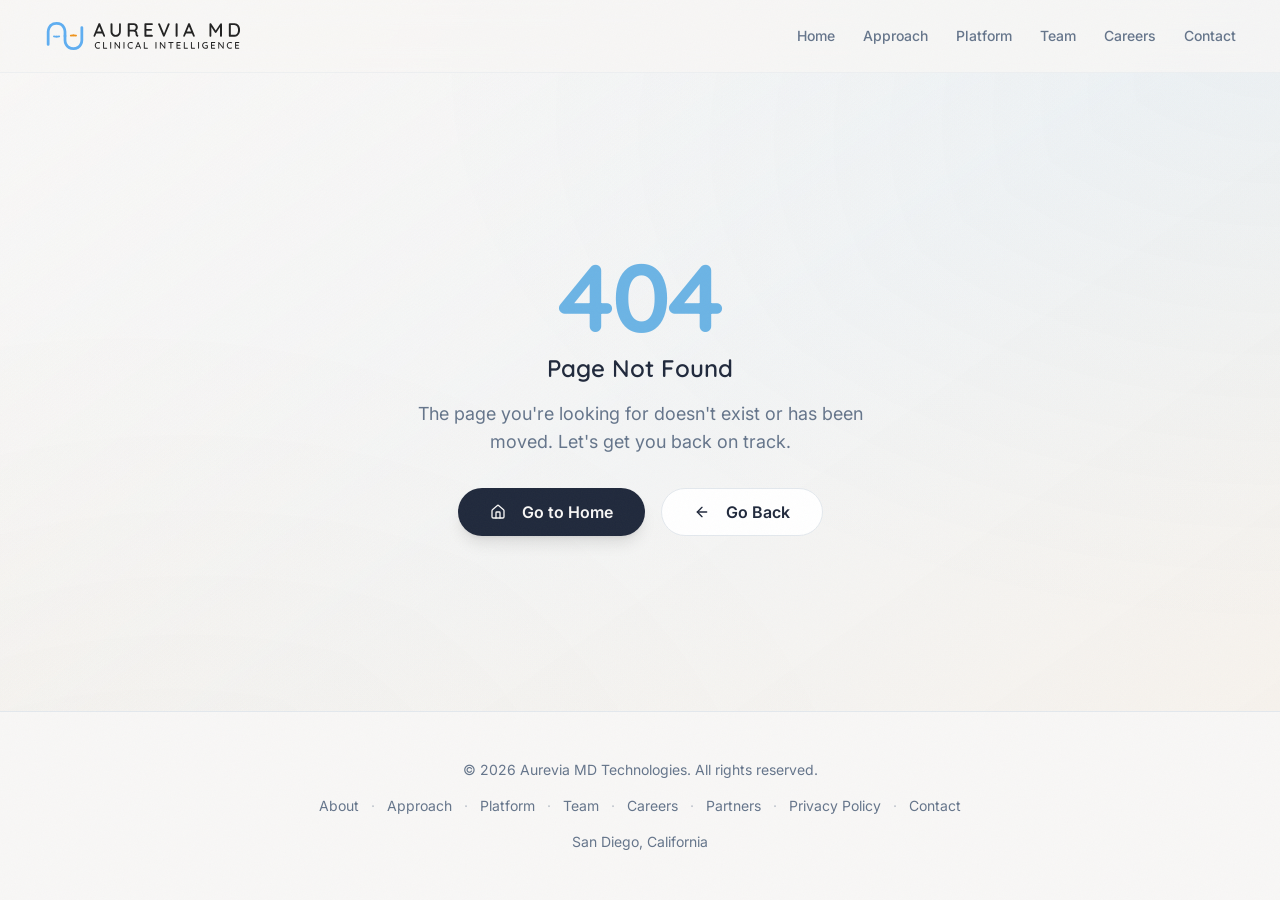
<file: partners/index.html>
<!doctype html>
<html lang="en">
  <head>
    <meta charset="UTF-8" />
    <meta name="viewport" content="width=device-width, initial-scale=1.0" />
    <link rel="icon" type="image/svg+xml" href="/favicon.svg?v=5" />
    <link rel="manifest" href="/site.webmanifest?v=5" />
    <meta name="msapplication-TileColor" content="#6BB8E8" />
    <meta name="theme-color" content="#6BB8E8" />
    <link rel="preconnect" href="https://fonts.googleapis.com" />
    <link rel="preconnect" href="https://fonts.gstatic.com" crossorigin />
    <link href="https://fonts.googleapis.com/css2?family=Quicksand:wght@500;600;700&family=Inter:wght@400;500;600&display=swap" rel="stylesheet" />
    <meta name="google-site-verification" content="q_5NDQ4FkTqNwTbOgcRTwjupMKQXk3UwC6hwDzMHqZ0" />
    <title data-rh="true">Partners - Aurevia MD</title>

<meta data-rh="true" name="title" content="Partners - Aurevia MD"/><meta data-rh="true" name="description" content="Partner with Aurevia MD to transform healthcare delivery. We work with health systems, technology partners, research institutions, and investors to advance clinical intelligence."/><meta data-rh="true" name="keywords" content="healthcare partnerships, health system integration, healthcare technology partners, clinical AI research, healthcare investors, strategic partnerships"/><meta data-rh="true" name="robots" content="index, follow, max-image-preview:large, max-snippet:-1, max-video-preview:-1"/><meta data-rh="true" property="og:type" content="website"/><meta data-rh="true" property="og:title" content="Partners - Aurevia MD"/><meta data-rh="true" property="og:description" content="Partner with Aurevia MD to transform healthcare delivery. We work with health systems, technology partners, research institutions, and investors to advance clinical intelligence."/><meta data-rh="true" property="og:image" content="https://aurevia-md.com/og-image.png"/><meta data-rh="true" property="og:image:width" content="1200"/><meta data-rh="true" property="og:image:height" content="630"/><meta data-rh="true" property="og:image:alt" content="Aurevia MD - Clinical intelligence for emergency and primary care"/><meta data-rh="true" property="og:site_name" content="Aurevia MD"/><meta data-rh="true" property="og:locale" content="en_US"/><meta data-rh="true" property="og:url" content="https://aurevia-md.com/partners"/><meta data-rh="true" name="twitter:card" content="summary_large_image"/><meta data-rh="true" name="twitter:site" content="@AureviaMD"/><meta data-rh="true" name="twitter:creator" content="@AureviaMD"/><meta data-rh="true" name="twitter:title" content="Partners - Aurevia MD"/><meta data-rh="true" name="twitter:description" content="Partner with Aurevia MD to transform healthcare delivery. We work with health systems, technology partners, research institutions, and investors to advance clinical intelligence."/><meta data-rh="true" name="twitter:image" content="https://aurevia-md.com/og-image.png"/><meta data-rh="true" name="twitter:image:alt" content="Aurevia MD - Clinical intelligence for emergency and primary care"/><meta data-rh="true" name="author" content="Aurevia MD Technologies"/><meta data-rh="true" name="publisher" content="Aurevia MD Technologies"/><meta data-rh="true" name="copyright" content="© 2026 Aurevia MD Technologies"/><meta data-rh="true" name="language" content="en"/><meta data-rh="true" name="revisit-after" content="7 days"/><meta data-rh="true" name="rating" content="general"/><meta data-rh="true" name="geo.region" content="US-CA"/><meta data-rh="true" name="geo.placename" content="San Diego"/><meta data-rh="true" name="geo.position" content="32.7157;-117.1611"/><meta data-rh="true" name="ICBM" content="32.7157, -117.1611"/>
<link data-rh="true" rel="canonical" href="https://aurevia-md.com/partners"/>
<script data-rh="true" type="application/ld+json">{"@context":"https://schema.org","@type":"BreadcrumbList","itemListElement":[{"@type":"ListItem","position":1,"name":"Home","item":"https://aurevia-md.com/"},{"@type":"ListItem","position":2,"name":"Partners","item":"https://aurevia-md.com/partners"}]}</script>
    <script type="module" crossorigin src="/assets/index-D-WQe3Rg.js"></script>
    <link rel="stylesheet" crossorigin href="/assets/index-Da45S-WG.css">
  </head>
  <body>
    <div id="root"><div role="region" aria-label="Notifications (F8)" tabindex="-1" style="pointer-events:none"><ol tabindex="-1" class="fixed top-0 z-[100] flex max-h-screen w-full flex-col-reverse p-4 sm:bottom-0 sm:right-0 sm:top-auto sm:flex-col md:max-w-[420px]"></ol></div><section aria-label="Notifications alt+T" tabindex="-1" aria-live="polite" aria-relevant="additions text" aria-atomic="false"></section><div class="min-h-screen flex flex-col"><div class="fixed inset-0 -z-10 pointer-events-none" aria-hidden="true"><div class="absolute inset-0 bg-gradient-to-br from-background via-primary/[0.03] to-secondary/[0.05]"></div><div class="absolute inset-0 bg-[radial-gradient(ellipse_at_top_right,_hsl(var(--primary)/0.06)_0%,_transparent_50%)]"></div><div class="absolute inset-0 bg-[radial-gradient(ellipse_at_bottom_left,_hsl(var(--secondary)/0.04)_0%,_transparent_50%)]"></div></div><header class="sticky top-0 z-50 bg-background/80 backdrop-blur-md border-b border-border/50"><nav class="mx-auto max-w-[1600px] px-6 lg:px-10"><div class="flex items-center justify-between h-18"><a class="focus-ring rounded-lg" aria-label="Aurevia MD home" href="/"><div class="flex items-center gap-0 "><svg xmlns="http://www.w3.org/2000/svg" viewBox="0 0 760 760" width="50" height="50" class="flex-shrink-0" aria-hidden="true"><path d="M380,380V316S380,188,252,188s-128,128-128,128V508" fill="none" stroke="#5faef1" stroke-width="42" stroke-linecap="round" stroke-linejoin="round" opacity="0" pathLength="1" stroke-dashoffset="0px" stroke-dasharray="0px 1px"></path><path d="M380,380V444s0,128,128,128S636,444,636,444V252" fill="none" stroke="#5faef1" stroke-width="42" stroke-linecap="round" stroke-linejoin="round" opacity="0" pathLength="1" stroke-dashoffset="0px" stroke-dasharray="0px 1px"></path><path d="M252,389s-32.079,0-64-9" fill="none" stroke="#5faef1" stroke-width="28" stroke-linecap="round" stroke-linejoin="round" opacity="0" pathLength="1" stroke-dashoffset="0px" stroke-dasharray="0px 1px"></path><path d="M252,389s32.079,0,64-9" fill="none" stroke="#5faef1" stroke-width="28" stroke-linecap="round" stroke-linejoin="round" opacity="0" pathLength="1" stroke-dashoffset="0px" stroke-dasharray="0px 1px"></path><path d="M508,371s-32.079,0-64,9" fill="none" stroke="#ee931b" stroke-width="28" stroke-linecap="round" stroke-linejoin="round" opacity="0" pathLength="1" stroke-dashoffset="0px" stroke-dasharray="0px 1px"></path><path d="M508,371s32.079,0,64,9" fill="none" stroke="#ee931b" stroke-width="28" stroke-linecap="round" stroke-linejoin="round" opacity="0" pathLength="1" stroke-dashoffset="0px" stroke-dasharray="0px 1px"></path></svg><div class="overflow-hidden flex-shrink-0 flex items-center" style="width:189px;height:42px"><div class="flex items-center h-full" style="opacity:0;transform:translateX(-100%)"><img src="/assets/aurevia-wordmark-Ck4gOOgC.svg" alt="Aurevia MD - Clinical Intelligence" class="w-auto object-contain object-left" style="height:31.5px"/></div></div></div></a><div class="hidden lg:flex items-center gap-5"><a class="text-sm font-medium transition-colors duration-200 focus-ring rounded px-1 py-0.5 relative group text-muted-foreground hover:text-primary" href="/">Home<span class="absolute -bottom-1 left-0 h-0.5 bg-primary transition-all duration-200 w-0 group-hover:w-full"></span></a><a class="text-sm font-medium transition-colors duration-200 focus-ring rounded px-1 py-0.5 relative group text-muted-foreground hover:text-primary" href="/approach">Approach<span class="absolute -bottom-1 left-0 h-0.5 bg-primary transition-all duration-200 w-0 group-hover:w-full"></span></a><a class="text-sm font-medium transition-colors duration-200 focus-ring rounded px-1 py-0.5 relative group text-muted-foreground hover:text-primary" href="/platform">Platform<span class="absolute -bottom-1 left-0 h-0.5 bg-primary transition-all duration-200 w-0 group-hover:w-full"></span></a><a class="text-sm font-medium transition-colors duration-200 focus-ring rounded px-1 py-0.5 relative group text-muted-foreground hover:text-primary" href="/team">Team<span class="absolute -bottom-1 left-0 h-0.5 bg-primary transition-all duration-200 w-0 group-hover:w-full"></span></a><a class="text-sm font-medium transition-colors duration-200 focus-ring rounded px-1 py-0.5 relative group text-muted-foreground hover:text-primary" href="/careers">Careers<span class="absolute -bottom-1 left-0 h-0.5 bg-primary transition-all duration-200 w-0 group-hover:w-full"></span></a><a class="text-sm font-medium transition-colors duration-200 focus-ring rounded px-1 py-0.5 relative group text-muted-foreground hover:text-primary" href="/contact">Contact<span class="absolute -bottom-1 left-0 h-0.5 bg-primary transition-all duration-200 w-0 group-hover:w-full"></span></a></div><button class="inline-flex items-center justify-center gap-2 whitespace-nowrap text-sm font-semibold ring-offset-background transition-all duration-200 focus-visible:outline-none focus-visible:ring-2 focus-visible:ring-ring/20 focus-visible:ring-offset-2 disabled:pointer-events-none disabled:opacity-50 [&amp;_svg]:pointer-events-none [&amp;_svg]:size-4 [&amp;_svg]:shrink-0 hover:bg-accent hover:text-accent-foreground rounded-md h-10 w-10 lg:hidden" aria-label="Toggle menu"><svg xmlns="http://www.w3.org/2000/svg" width="24" height="24" viewBox="0 0 24 24" fill="none" stroke="currentColor" stroke-width="2" stroke-linecap="round" stroke-linejoin="round" class="lucide lucide-menu w-5 h-5"><line x1="4" x2="20" y1="12" y2="12"></line><line x1="4" x2="20" y1="6" y2="6"></line><line x1="4" x2="20" y1="18" y2="18"></line></svg></button></div></nav></header><div class="flex-1 flex flex-col"><main class="flex-1"><section class="relative flex items-center overflow-hidden py-20 lg:py-28"><div class="section-container relative z-10"><div class="max-w-3xl"><h1 class="text-4xl sm:text-5xl lg:text-[56px] font-bold text-foreground mb-6 leading-tight tracking-tight">Partner with Aurevia</h1><p class="text-lg sm:text-xl text-muted-foreground leading-relaxed max-w-2xl">Join us in building the future of intelligent healthcare.</p><div class="mt-8"><div class="flex flex-col sm:flex-row items-start gap-4"><a class="inline-flex items-center justify-center gap-2 whitespace-nowrap font-semibold ring-offset-background transition-all duration-200 focus-visible:outline-none focus-visible:ring-2 focus-visible:ring-ring/20 focus-visible:ring-offset-2 disabled:pointer-events-none disabled:opacity-50 [&amp;_svg]:pointer-events-none [&amp;_svg]:size-4 [&amp;_svg]:shrink-0 border border-border hover:border-primary/30 rounded-pill h-12 px-8 text-base bg-white text-clinical-dark hover:bg-white/90 group" href="/contact">Request a Demo<svg xmlns="http://www.w3.org/2000/svg" width="24" height="24" viewBox="0 0 24 24" fill="none" stroke="currentColor" stroke-width="2" stroke-linecap="round" stroke-linejoin="round" class="lucide lucide-arrow-right w-4 h-4 transition-transform duration-300 group-hover:translate-x-1"><path d="M5 12h14"></path><path d="m12 5 7 7-7 7"></path></svg></a><a class="inline-flex items-center justify-center gap-2 whitespace-nowrap font-semibold ring-offset-background transition-all duration-200 focus-visible:outline-none focus-visible:ring-2 focus-visible:ring-ring/20 focus-visible:ring-offset-2 disabled:pointer-events-none disabled:opacity-50 [&amp;_svg]:pointer-events-none [&amp;_svg]:size-4 [&amp;_svg]:shrink-0 bg-primary text-primary-foreground hover:bg-primary/90 shadow-button rounded-pill h-12 px-8 text-base group" href="/platform">Explore platform<svg xmlns="http://www.w3.org/2000/svg" width="24" height="24" viewBox="0 0 24 24" fill="none" stroke="currentColor" stroke-width="2" stroke-linecap="round" stroke-linejoin="round" class="lucide lucide-arrow-right w-4 h-4 transition-transform duration-300 group-hover:translate-x-1"><path d="M5 12h14"></path><path d="m12 5 7 7-7 7"></path></svg></a></div></div></div></div></section><section class="section-spacing relative overflow-hidden"><div class="section-container relative z-10"><div class="max-w-3xl mb-12" style="opacity:0;transform:translateY(20px)"><p class="section-title">PARTNER TYPES</p><h2 class="text-2xl sm:text-3xl lg:text-4xl font-semibold text-foreground mb-6">Building Together</h2><p class="text-muted-foreground leading-relaxed">Aurevia works with organizations across the healthcare ecosystem to deploy real-time clinical intelligence.</p></div><div class="grid md:grid-cols-2 gap-6" style="opacity:0"><div class="card-elevated p-8 group cursor-pointer relative" style="opacity:0;transform:translateY(40px)"><div class="icon-chip icon-chip-hover mb-6"><svg xmlns="http://www.w3.org/2000/svg" width="24" height="24" viewBox="0 0 24 24" fill="none" stroke="currentColor" stroke-width="2" stroke-linecap="round" stroke-linejoin="round" class="lucide lucide-building2 w-5 h-5 transition-transform duration-300 group-hover:scale-110"><path d="M6 22V4a2 2 0 0 1 2-2h8a2 2 0 0 1 2 2v18Z"></path><path d="M6 12H4a2 2 0 0 0-2 2v6a2 2 0 0 0 2 2h2"></path><path d="M18 9h2a2 2 0 0 1 2 2v9a2 2 0 0 1-2 2h-2"></path><path d="M10 6h4"></path><path d="M10 10h4"></path><path d="M10 14h4"></path><path d="M10 18h4"></path></svg></div><h3 class="text-xl font-semibold text-foreground mb-3 transition-colors duration-300 group-hover:text-primary">Health Systems &amp; Hospitals</h3><p class="text-muted-foreground leading-relaxed">Deploy Aurevia across your organization to improve clinical outcomes, reduce risk, and enhance operational efficiency.</p><div class="absolute left-0 top-0 bottom-0 w-1 bg-primary rounded-l-xl opacity-0 group-hover:opacity-100 transition-opacity duration-300"></div><div class="absolute inset-0 bg-gradient-to-br from-primary/5 to-transparent opacity-0 group-hover:opacity-100 transition-opacity duration-500 pointer-events-none rounded-xl"></div></div><div class="card-elevated p-8 group cursor-pointer relative" style="opacity:0;transform:translateY(40px)"><div class="icon-chip icon-chip-hover mb-6"><svg xmlns="http://www.w3.org/2000/svg" width="24" height="24" viewBox="0 0 24 24" fill="none" stroke="currentColor" stroke-width="2" stroke-linecap="round" stroke-linejoin="round" class="lucide lucide-code w-5 h-5 transition-transform duration-300 group-hover:scale-110"><polyline points="16 18 22 12 16 6"></polyline><polyline points="8 6 2 12 8 18"></polyline></svg></div><h3 class="text-xl font-semibold text-foreground mb-3 transition-colors duration-300 group-hover:text-primary">Technology Partners</h3><p class="text-muted-foreground leading-relaxed">Integrate Aurevia&#x27;s intelligence layer into your products through our API and SDK.</p><div class="absolute left-0 top-0 bottom-0 w-1 bg-primary rounded-l-xl opacity-0 group-hover:opacity-100 transition-opacity duration-300"></div><div class="absolute inset-0 bg-gradient-to-br from-primary/5 to-transparent opacity-0 group-hover:opacity-100 transition-opacity duration-500 pointer-events-none rounded-xl"></div></div><div class="card-elevated p-8 group cursor-pointer relative" style="opacity:0;transform:translateY(40px)"><div class="icon-chip icon-chip-hover mb-6"><svg xmlns="http://www.w3.org/2000/svg" width="24" height="24" viewBox="0 0 24 24" fill="none" stroke="currentColor" stroke-width="2" stroke-linecap="round" stroke-linejoin="round" class="lucide lucide-flask-conical w-5 h-5 transition-transform duration-300 group-hover:scale-110"><path d="M10 2v7.527a2 2 0 0 1-.211.896L4.72 20.55a1 1 0 0 0 .9 1.45h12.76a1 1 0 0 0 .9-1.45l-5.069-10.127A2 2 0 0 1 14 9.527V2"></path><path d="M8.5 2h7"></path><path d="M7 16h10"></path></svg></div><h3 class="text-xl font-semibold text-foreground mb-3 transition-colors duration-300 group-hover:text-primary">Research Institutions</h3><p class="text-muted-foreground leading-relaxed">Collaborate with us on clinical AI research, validation studies, and publication opportunities.</p><div class="absolute left-0 top-0 bottom-0 w-1 bg-primary rounded-l-xl opacity-0 group-hover:opacity-100 transition-opacity duration-300"></div><div class="absolute inset-0 bg-gradient-to-br from-primary/5 to-transparent opacity-0 group-hover:opacity-100 transition-opacity duration-500 pointer-events-none rounded-xl"></div></div><div class="card-elevated p-8 group cursor-pointer relative" style="opacity:0;transform:translateY(40px)"><div class="icon-chip icon-chip-hover mb-6"><svg xmlns="http://www.w3.org/2000/svg" width="24" height="24" viewBox="0 0 24 24" fill="none" stroke="currentColor" stroke-width="2" stroke-linecap="round" stroke-linejoin="round" class="lucide lucide-trending-up w-5 h-5 transition-transform duration-300 group-hover:scale-110"><polyline points="22 7 13.5 15.5 8.5 10.5 2 17"></polyline><polyline points="16 7 22 7 22 13"></polyline></svg></div><h3 class="text-xl font-semibold text-foreground mb-3 transition-colors duration-300 group-hover:text-primary">Investors</h3><p class="text-muted-foreground leading-relaxed">Partner with a physician-founded team building the future of clinical intelligence.</p><div class="absolute left-0 top-0 bottom-0 w-1 bg-primary rounded-l-xl opacity-0 group-hover:opacity-100 transition-opacity duration-300"></div><div class="absolute inset-0 bg-gradient-to-br from-primary/5 to-transparent opacity-0 group-hover:opacity-100 transition-opacity duration-500 pointer-events-none rounded-xl"></div></div></div></div></section><section class="section-spacing relative overflow-hidden"><div class="section-container relative z-10"><div class="text-center mb-12" style="opacity:0;transform:translateY(20px)"><p class="section-title">WHY PARTNER WITH US</p><h2 class="text-2xl sm:text-3xl lg:text-4xl font-semibold text-foreground">The Aurevia Advantage</h2></div><div class="grid sm:grid-cols-2 lg:grid-cols-4 gap-6" style="opacity:0"><div class="card-elevated p-6 text-center group cursor-pointer" style="opacity:0;transform:translateY(40px)"><div class="icon-chip icon-chip-hover mx-auto mb-4"><svg xmlns="http://www.w3.org/2000/svg" width="24" height="24" viewBox="0 0 24 24" fill="none" stroke="currentColor" stroke-width="2" stroke-linecap="round" stroke-linejoin="round" class="lucide lucide-handshake w-5 h-5 transition-transform duration-300 group-hover:scale-110"><path d="m11 17 2 2a1 1 0 1 0 3-3"></path><path d="m14 14 2.5 2.5a1 1 0 1 0 3-3l-3.88-3.88a3 3 0 0 0-4.24 0l-.88.88a1 1 0 1 1-3-3l2.81-2.81a5.79 5.79 0 0 1 7.06-.87l.47.28a2 2 0 0 0 1.42.25L21 4"></path><path d="m21 3 1 11h-2"></path><path d="M3 3 2 14l6.5 6.5a1 1 0 1 0 3-3"></path><path d="M3 4h8"></path></svg></div><h3 class="text-lg font-semibold text-foreground mb-2 transition-colors duration-300 group-hover:text-primary">Dedicated Support</h3><p class="text-muted-foreground text-sm leading-relaxed">Work directly with our clinical and engineering teams for seamless integration and ongoing optimization.</p></div><div class="card-elevated p-6 text-center group cursor-pointer" style="opacity:0;transform:translateY(40px)"><div class="icon-chip icon-chip-hover mx-auto mb-4"><svg xmlns="http://www.w3.org/2000/svg" width="24" height="24" viewBox="0 0 24 24" fill="none" stroke="currentColor" stroke-width="2" stroke-linecap="round" stroke-linejoin="round" class="lucide lucide-globe w-5 h-5 transition-transform duration-300 group-hover:scale-110"><circle cx="12" cy="12" r="10"></circle><path d="M12 2a14.5 14.5 0 0 0 0 20 14.5 14.5 0 0 0 0-20"></path><path d="M2 12h20"></path></svg></div><h3 class="text-lg font-semibold text-foreground mb-2 transition-colors duration-300 group-hover:text-primary">Global Reach</h3><p class="text-muted-foreground text-sm leading-relaxed">Join a growing network of healthcare innovators transforming patient care worldwide.</p></div><div class="card-elevated p-6 text-center group cursor-pointer" style="opacity:0;transform:translateY(40px)"><div class="icon-chip icon-chip-hover mx-auto mb-4"><svg xmlns="http://www.w3.org/2000/svg" width="24" height="24" viewBox="0 0 24 24" fill="none" stroke="currentColor" stroke-width="2" stroke-linecap="round" stroke-linejoin="round" class="lucide lucide-rocket w-5 h-5 transition-transform duration-300 group-hover:scale-110"><path d="M4.5 16.5c-1.5 1.26-2 5-2 5s3.74-.5 5-2c.71-.84.7-2.13-.09-2.91a2.18 2.18 0 0 0-2.91-.09z"></path><path d="m12 15-3-3a22 22 0 0 1 2-3.95A12.88 12.88 0 0 1 22 2c0 2.72-.78 7.5-6 11a22.35 22.35 0 0 1-4 2z"></path><path d="M9 12H4s.55-3.03 2-4c1.62-1.08 5 0 5 0"></path><path d="M12 15v5s3.03-.55 4-2c1.08-1.62 0-5 0-5"></path></svg></div><h3 class="text-lg font-semibold text-foreground mb-2 transition-colors duration-300 group-hover:text-primary">Early Access</h3><p class="text-muted-foreground text-sm leading-relaxed">Get priority access to new features, research findings, and platform capabilities.</p></div><div class="card-elevated p-6 text-center group cursor-pointer" style="opacity:0;transform:translateY(40px)"><div class="icon-chip icon-chip-hover mx-auto mb-4"><svg xmlns="http://www.w3.org/2000/svg" width="24" height="24" viewBox="0 0 24 24" fill="none" stroke="currentColor" stroke-width="2" stroke-linecap="round" stroke-linejoin="round" class="lucide lucide-award w-5 h-5 transition-transform duration-300 group-hover:scale-110"><path d="m15.477 12.89 1.515 8.526a.5.5 0 0 1-.81.47l-3.58-2.687a1 1 0 0 0-1.197 0l-3.586 2.686a.5.5 0 0 1-.81-.469l1.514-8.526"></path><circle cx="12" cy="8" r="6"></circle></svg></div><h3 class="text-lg font-semibold text-foreground mb-2 transition-colors duration-300 group-hover:text-primary">Co-Innovation</h3><p class="text-muted-foreground text-sm leading-relaxed">Collaborate on custom solutions tailored to your organization&#x27;s unique challenges and goals.</p></div></div></div></section><section class="relative py-20 lg:py-28 overflow-hidden bg-clinical-navy" id="contact"><div class="absolute top-0 right-0 w-[400px] h-[400px] rounded-full bg-primary/10 blur-3xl pointer-events-none translate-x-1/3 -translate-y-1/3"></div><div class="section-container relative z-10"><div class="max-w-2xl"><h3 class="text-2xl sm:text-3xl font-semibold text-secondary-foreground mb-4">Join the future of intelligent healthcare</h3><a class="inline-flex items-center justify-center gap-2 whitespace-nowrap font-semibold ring-offset-background transition-all duration-200 focus-visible:outline-none focus-visible:ring-2 focus-visible:ring-ring/20 focus-visible:ring-offset-2 disabled:pointer-events-none disabled:opacity-50 [&amp;_svg]:pointer-events-none [&amp;_svg]:size-4 [&amp;_svg]:shrink-0 bg-secondary text-secondary-foreground hover:bg-secondary/80 rounded-pill h-12 px-8 text-base group" href="/contact">Partner with Us<svg xmlns="http://www.w3.org/2000/svg" width="24" height="24" viewBox="0 0 24 24" fill="none" stroke="currentColor" stroke-width="2" stroke-linecap="round" stroke-linejoin="round" class="lucide lucide-arrow-right w-4 h-4 transition-transform duration-300 group-hover:translate-x-1"><path d="M5 12h14"></path><path d="m12 5 7 7-7 7"></path></svg></a></div></div></section></main><footer class="py-12 bg-background border-t border-border"><div class="section-container"><div class="text-center space-y-4"><p class="text-sm text-muted-foreground">© <!-- -->2026<!-- --> <!-- -->Aurevia MD Technologies.<!-- --> All rights reserved.</p><div class="flex flex-wrap items-center justify-center gap-x-2 gap-y-1 text-sm"><a class="text-muted-foreground hover:text-primary transition-colors focus-ring rounded px-1" href="/about">About</a><span class="text-muted-foreground/40">·</span><a class="text-muted-foreground hover:text-primary transition-colors focus-ring rounded px-1" href="/approach">Approach</a><span class="text-muted-foreground/40">·</span><a class="text-muted-foreground hover:text-primary transition-colors focus-ring rounded px-1" href="/platform">Platform</a><span class="text-muted-foreground/40">·</span><a class="text-muted-foreground hover:text-primary transition-colors focus-ring rounded px-1" href="/team">Team</a><span class="text-muted-foreground/40">·</span><a class="text-muted-foreground hover:text-primary transition-colors focus-ring rounded px-1" href="/careers">Careers</a><span class="text-muted-foreground/40">·</span><a class="text-muted-foreground hover:text-primary transition-colors focus-ring rounded px-1" href="/partners">Partners</a><span class="text-muted-foreground/40">·</span><a class="text-muted-foreground hover:text-primary transition-colors focus-ring rounded px-1" href="/privacy-policy">Privacy Policy</a><span class="text-muted-foreground/40">·</span><a class="text-muted-foreground hover:text-primary transition-colors focus-ring rounded px-1" href="/contact">Contact</a></div><p class="text-sm text-muted-foreground">San Diego, California</p></div></div></footer></div></div></div>
  </body>
</html>
</file>
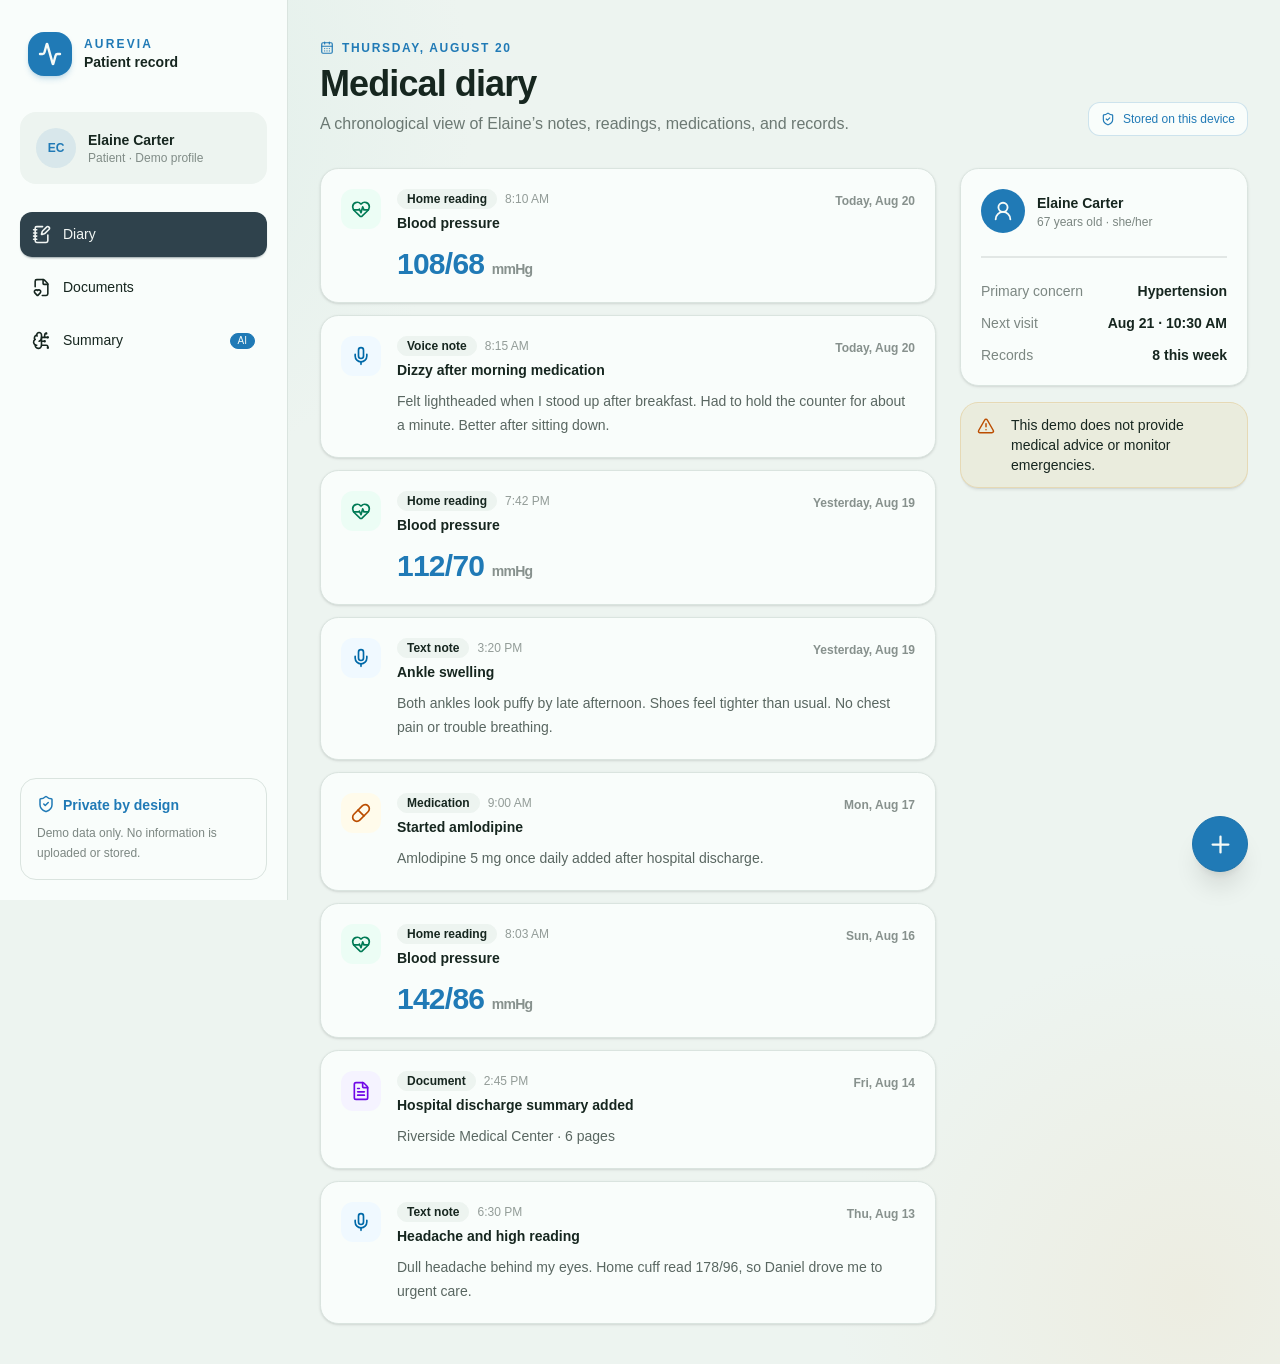
<file: patient-app-showcase-pwa/index.html>
<!doctype html>
<html lang="en" data-theme="aurevia">
  <head>
    <meta charset="UTF-8" />
    <meta name="viewport" content="width=device-width, initial-scale=1.0" />
    <meta name="theme-color" content="#f4f7f5" />
    <meta name="description" content="Aurevia patient health record demo" />
    <title>Aurevia — Patient record demo</title>

    <meta name="mobile-web-app-capable" content="yes" />
    <meta name="apple-mobile-web-app-capable" content="yes" />
    <meta name="apple-mobile-web-app-status-bar-style" content="default" />
    <meta name="apple-mobile-web-app-title" content="Aurevia" />

    <link rel="manifest" href="./manifest.webmanifest" />
    <link rel="icon" href="./icons/icon.svg" type="image/svg+xml" />
    <link rel="apple-touch-icon" href="./icons/icon.svg" />
    <script type="module" crossorigin src="./assets/index-FCip9ja6.js"></script>
    <link rel="stylesheet" crossorigin href="./assets/index-CL2pNXw2.css">
  </head>
  <body>
    <div id="app"></div>
  </body>
</html>
</file>
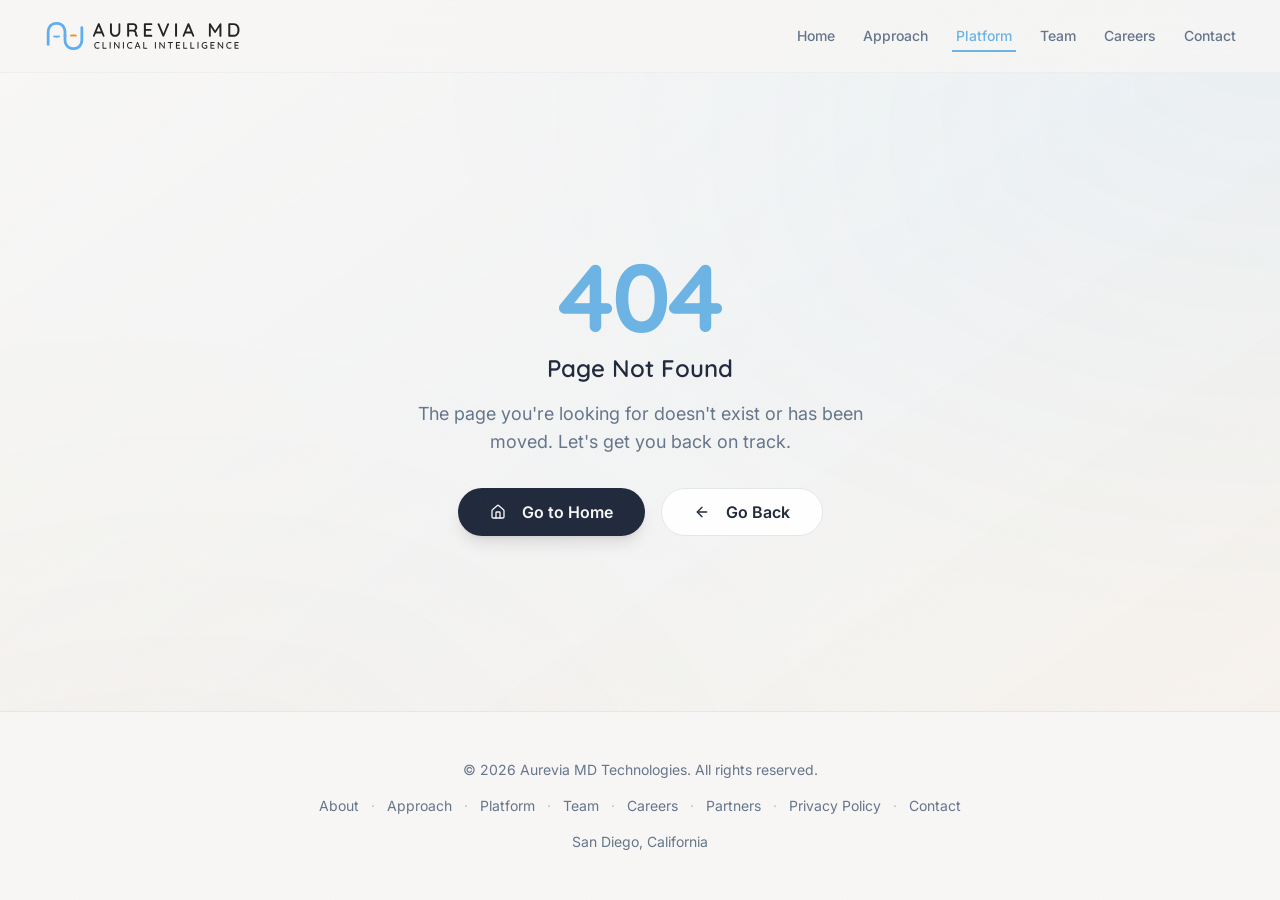
<file: platform/index.html>
<!doctype html>
<html lang="en">
  <head>
    <meta charset="UTF-8" />
    <meta name="viewport" content="width=device-width, initial-scale=1.0" />
    <link rel="icon" type="image/svg+xml" href="/favicon.svg?v=5" />
    <link rel="manifest" href="/site.webmanifest?v=5" />
    <meta name="msapplication-TileColor" content="#6BB8E8" />
    <meta name="theme-color" content="#6BB8E8" />
    <link rel="preconnect" href="https://fonts.googleapis.com" />
    <link rel="preconnect" href="https://fonts.gstatic.com" crossorigin />
    <link href="https://fonts.googleapis.com/css2?family=Quicksand:wght@500;600;700&family=Inter:wght@400;500;600&display=swap" rel="stylesheet" />
    <meta name="google-site-verification" content="q_5NDQ4FkTqNwTbOgcRTwjupMKQXk3UwC6hwDzMHqZ0" />
    <title data-rh="true">Platform - Aurevia MD</title>

<meta data-rh="true" name="title" content="Platform - Aurevia MD"/><meta data-rh="true" name="description" content="Aurevia&#x27;s two surfaces—dynamic context retrieval before the encounter and natural language query grounded in structured patient state—built for health-system scale and SMART on FHIR integration."/><meta data-rh="true" name="keywords" content="clinical intelligence platform, SMART on FHIR, longitudinal EHR, clinical brief, patient-grounded query, health system integration"/><meta data-rh="true" name="robots" content="index, follow, max-image-preview:large, max-snippet:-1, max-video-preview:-1"/><meta data-rh="true" property="og:type" content="website"/><meta data-rh="true" property="og:title" content="Platform - Aurevia MD"/><meta data-rh="true" property="og:description" content="Aurevia&#x27;s two surfaces—dynamic context retrieval before the encounter and natural language query grounded in structured patient state—built for health-system scale and SMART on FHIR integration."/><meta data-rh="true" property="og:image" content="https://aurevia-md.com/og-image.png"/><meta data-rh="true" property="og:image:width" content="1200"/><meta data-rh="true" property="og:image:height" content="630"/><meta data-rh="true" property="og:image:alt" content="Aurevia MD - Clinical intelligence for emergency and primary care"/><meta data-rh="true" property="og:site_name" content="Aurevia MD"/><meta data-rh="true" property="og:locale" content="en_US"/><meta data-rh="true" property="og:url" content="https://aurevia-md.com/platform"/><meta data-rh="true" name="twitter:card" content="summary_large_image"/><meta data-rh="true" name="twitter:site" content="@AureviaMD"/><meta data-rh="true" name="twitter:creator" content="@AureviaMD"/><meta data-rh="true" name="twitter:title" content="Platform - Aurevia MD"/><meta data-rh="true" name="twitter:description" content="Aurevia&#x27;s two surfaces—dynamic context retrieval before the encounter and natural language query grounded in structured patient state—built for health-system scale and SMART on FHIR integration."/><meta data-rh="true" name="twitter:image" content="https://aurevia-md.com/og-image.png"/><meta data-rh="true" name="twitter:image:alt" content="Aurevia MD - Clinical intelligence for emergency and primary care"/><meta data-rh="true" name="author" content="Aurevia MD Technologies"/><meta data-rh="true" name="publisher" content="Aurevia MD Technologies"/><meta data-rh="true" name="copyright" content="© 2026 Aurevia MD Technologies"/><meta data-rh="true" name="language" content="en"/><meta data-rh="true" name="revisit-after" content="7 days"/><meta data-rh="true" name="rating" content="general"/><meta data-rh="true" name="geo.region" content="US-CA"/><meta data-rh="true" name="geo.placename" content="San Diego"/><meta data-rh="true" name="geo.position" content="32.7157;-117.1611"/><meta data-rh="true" name="ICBM" content="32.7157, -117.1611"/>
<link data-rh="true" rel="canonical" href="https://aurevia-md.com/platform"/>
<script data-rh="true" type="application/ld+json">{"@context":"https://schema.org","@type":"BreadcrumbList","itemListElement":[{"@type":"ListItem","position":1,"name":"Home","item":"https://aurevia-md.com/"},{"@type":"ListItem","position":2,"name":"Platform","item":"https://aurevia-md.com/platform"}]}</script>
    <script type="module" crossorigin src="/assets/index-D-WQe3Rg.js"></script>
    <link rel="stylesheet" crossorigin href="/assets/index-Da45S-WG.css">
  </head>
  <body>
    <div id="root"><div role="region" aria-label="Notifications (F8)" tabindex="-1" style="pointer-events:none"><ol tabindex="-1" class="fixed top-0 z-[100] flex max-h-screen w-full flex-col-reverse p-4 sm:bottom-0 sm:right-0 sm:top-auto sm:flex-col md:max-w-[420px]"></ol></div><section aria-label="Notifications alt+T" tabindex="-1" aria-live="polite" aria-relevant="additions text" aria-atomic="false"></section><div class="min-h-screen flex flex-col"><div class="fixed inset-0 -z-10 pointer-events-none" aria-hidden="true"><div class="absolute inset-0 bg-gradient-to-br from-background via-primary/[0.03] to-secondary/[0.05]"></div><div class="absolute inset-0 bg-[radial-gradient(ellipse_at_top_right,_hsl(var(--primary)/0.06)_0%,_transparent_50%)]"></div><div class="absolute inset-0 bg-[radial-gradient(ellipse_at_bottom_left,_hsl(var(--secondary)/0.04)_0%,_transparent_50%)]"></div></div><header class="sticky top-0 z-50 bg-background/80 backdrop-blur-md border-b border-border/50"><nav class="mx-auto max-w-[1600px] px-6 lg:px-10"><div class="flex items-center justify-between h-18"><a class="focus-ring rounded-lg" aria-label="Aurevia MD home" href="/"><div class="flex items-center gap-0 "><svg xmlns="http://www.w3.org/2000/svg" viewBox="0 0 760 760" width="50" height="50" class="flex-shrink-0" aria-hidden="true"><path d="M380,380V316S380,188,252,188s-128,128-128,128V508" fill="none" stroke="#5faef1" stroke-width="42" stroke-linecap="round" stroke-linejoin="round" opacity="0" pathLength="1" stroke-dashoffset="0px" stroke-dasharray="0px 1px"></path><path d="M380,380V444s0,128,128,128S636,444,636,444V252" fill="none" stroke="#5faef1" stroke-width="42" stroke-linecap="round" stroke-linejoin="round" opacity="0" pathLength="1" stroke-dashoffset="0px" stroke-dasharray="0px 1px"></path><path d="M252,389s-32.079,0-64-9" fill="none" stroke="#5faef1" stroke-width="28" stroke-linecap="round" stroke-linejoin="round" opacity="0" pathLength="1" stroke-dashoffset="0px" stroke-dasharray="0px 1px"></path><path d="M252,389s32.079,0,64-9" fill="none" stroke="#5faef1" stroke-width="28" stroke-linecap="round" stroke-linejoin="round" opacity="0" pathLength="1" stroke-dashoffset="0px" stroke-dasharray="0px 1px"></path><path d="M508,371s-32.079,0-64,9" fill="none" stroke="#ee931b" stroke-width="28" stroke-linecap="round" stroke-linejoin="round" opacity="0" pathLength="1" stroke-dashoffset="0px" stroke-dasharray="0px 1px"></path><path d="M508,371s32.079,0,64,9" fill="none" stroke="#ee931b" stroke-width="28" stroke-linecap="round" stroke-linejoin="round" opacity="0" pathLength="1" stroke-dashoffset="0px" stroke-dasharray="0px 1px"></path></svg><div class="overflow-hidden flex-shrink-0 flex items-center" style="width:189px;height:42px"><div class="flex items-center h-full" style="opacity:0;transform:translateX(-100%)"><img src="/assets/aurevia-wordmark-Ck4gOOgC.svg" alt="Aurevia MD - Clinical Intelligence" class="w-auto object-contain object-left" style="height:31.5px"/></div></div></div></a><div class="hidden lg:flex items-center gap-5"><a class="text-sm font-medium transition-colors duration-200 focus-ring rounded px-1 py-0.5 relative group text-muted-foreground hover:text-primary" href="/">Home<span class="absolute -bottom-1 left-0 h-0.5 bg-primary transition-all duration-200 w-0 group-hover:w-full"></span></a><a class="text-sm font-medium transition-colors duration-200 focus-ring rounded px-1 py-0.5 relative group text-muted-foreground hover:text-primary" href="/approach">Approach<span class="absolute -bottom-1 left-0 h-0.5 bg-primary transition-all duration-200 w-0 group-hover:w-full"></span></a><a class="text-sm font-medium transition-colors duration-200 focus-ring rounded px-1 py-0.5 relative group text-primary" href="/platform">Platform<span class="absolute -bottom-1 left-0 h-0.5 bg-primary transition-all duration-200 w-full"></span></a><a class="text-sm font-medium transition-colors duration-200 focus-ring rounded px-1 py-0.5 relative group text-muted-foreground hover:text-primary" href="/team">Team<span class="absolute -bottom-1 left-0 h-0.5 bg-primary transition-all duration-200 w-0 group-hover:w-full"></span></a><a class="text-sm font-medium transition-colors duration-200 focus-ring rounded px-1 py-0.5 relative group text-muted-foreground hover:text-primary" href="/careers">Careers<span class="absolute -bottom-1 left-0 h-0.5 bg-primary transition-all duration-200 w-0 group-hover:w-full"></span></a><a class="text-sm font-medium transition-colors duration-200 focus-ring rounded px-1 py-0.5 relative group text-muted-foreground hover:text-primary" href="/contact">Contact<span class="absolute -bottom-1 left-0 h-0.5 bg-primary transition-all duration-200 w-0 group-hover:w-full"></span></a></div><button class="inline-flex items-center justify-center gap-2 whitespace-nowrap text-sm font-semibold ring-offset-background transition-all duration-200 focus-visible:outline-none focus-visible:ring-2 focus-visible:ring-ring/20 focus-visible:ring-offset-2 disabled:pointer-events-none disabled:opacity-50 [&amp;_svg]:pointer-events-none [&amp;_svg]:size-4 [&amp;_svg]:shrink-0 hover:bg-accent hover:text-accent-foreground rounded-md h-10 w-10 lg:hidden" aria-label="Toggle menu"><svg xmlns="http://www.w3.org/2000/svg" width="24" height="24" viewBox="0 0 24 24" fill="none" stroke="currentColor" stroke-width="2" stroke-linecap="round" stroke-linejoin="round" class="lucide lucide-menu w-5 h-5"><line x1="4" x2="20" y1="12" y2="12"></line><line x1="4" x2="20" y1="6" y2="6"></line><line x1="4" x2="20" y1="18" y2="18"></line></svg></button></div></nav></header><div class="flex-1 flex flex-col"><main class="flex-1"><section class="relative flex items-center overflow-hidden py-20 lg:py-28"><div class="section-container relative z-10"><div class="max-w-3xl"><h1 class="text-4xl sm:text-5xl lg:text-[56px] font-bold text-foreground mb-6 leading-tight tracking-tight">An interface that moves the way the visit moves.</h1><p class="text-lg sm:text-xl text-muted-foreground leading-relaxed max-w-2xl">Aurevia runs the same way the ED runs and surfaces the factors that change the decision at each stage.</p><div class="mt-8"><div class="flex flex-wrap gap-4"><a class="inline-flex items-center justify-center gap-2 whitespace-nowrap font-semibold ring-offset-background transition-all duration-200 focus-visible:outline-none focus-visible:ring-2 focus-visible:ring-ring/20 focus-visible:ring-offset-2 disabled:pointer-events-none disabled:opacity-50 [&amp;_svg]:pointer-events-none [&amp;_svg]:size-4 [&amp;_svg]:shrink-0 border border-border hover:border-primary/30 rounded-pill h-12 px-8 text-base bg-white text-clinical-dark hover:bg-white/90 group" href="/contact">Request a conversation<svg xmlns="http://www.w3.org/2000/svg" width="24" height="24" viewBox="0 0 24 24" fill="none" stroke="currentColor" stroke-width="2" stroke-linecap="round" stroke-linejoin="round" class="lucide lucide-arrow-right w-4 h-4 transition-transform duration-300 group-hover:translate-x-1"><path d="M5 12h14"></path><path d="m12 5 7 7-7 7"></path></svg></a><a class="inline-flex items-center justify-center gap-2 whitespace-nowrap font-semibold ring-offset-background transition-all duration-200 focus-visible:outline-none focus-visible:ring-2 focus-visible:ring-ring/20 focus-visible:ring-offset-2 disabled:pointer-events-none disabled:opacity-50 [&amp;_svg]:pointer-events-none [&amp;_svg]:size-4 [&amp;_svg]:shrink-0 bg-primary text-primary-foreground hover:bg-primary/90 shadow-button rounded-pill h-12 px-8 text-base group" href="/approach">Our approach<svg xmlns="http://www.w3.org/2000/svg" width="24" height="24" viewBox="0 0 24 24" fill="none" stroke="currentColor" stroke-width="2" stroke-linecap="round" stroke-linejoin="round" class="lucide lucide-arrow-right w-4 h-4 transition-transform duration-300 group-hover:translate-x-1"><path d="M5 12h14"></path><path d="m12 5 7 7-7 7"></path></svg></a></div></div></div></div></section><section class="section-spacing relative overflow-hidden"><div class="section-container relative z-10 max-w-3xl"><div style="opacity:0;transform:translateY(20px)"><p class="section-title">TRIAGE - the first minutes</p><h2 class="text-2xl sm:text-3xl lg:text-4xl font-semibold text-foreground mb-6">Aggregates the complicated history.</h2><p class="text-muted-foreground leading-relaxed ">Before the chart opens, Aurevia has already resolved the patient&#x27;s longitudinal record into a structured clinical picture oriented to the upcoming encounter. The brief is personalized to the specialty, the setting, the physician&#x27;s familiarity with the patient, and how the individual physician works.</p></div></div></section><section class="section-spacing relative overflow-hidden"><div class="section-container relative z-10 max-w-3xl"><div style="opacity:0;transform:translateY(20px)"><p class="section-title">WORKUP - as results land</p><h2 class="text-2xl sm:text-3xl lg:text-4xl font-semibold text-foreground mb-6">The full picture for complex patients.</h2><p class="text-muted-foreground leading-relaxed ">Physicians can view labs, imaging, and cross-specialty reasoning all in one place. Aurevia presents the right evidence question, already framed conveniently for OpenEvidence or UpToDate.</p></div></div></section><section class="section-spacing relative overflow-hidden"><div class="section-container relative z-10 max-w-3xl"><div style="opacity:0;transform:translateY(20px)"><p class="section-title">DISPOSITION - the decision</p><h2 class="text-2xl sm:text-3xl lg:text-4xl font-semibold text-foreground mb-6">A safe, actionable plan.</h2><p class="text-muted-foreground leading-relaxed ">Aurevia compiles the med list, flags anything that changes management, and sets up any necessary cross-specialty consultations. The physician can then make the final decision, with the patient&#x27;s full record and the full picture in mind.</p></div></div></section><section class="section-spacing relative overflow-hidden"><div class="section-container relative z-10 max-w-3xl"><div style="opacity:0;transform:translateY(20px)"><p class="section-title">TWO MODES</p><h2 class="text-2xl sm:text-3xl lg:text-4xl font-semibold text-foreground mb-6">Adapts as results stream in</h2><p class="text-muted-foreground leading-relaxed mb-4">For routine visits, Aurevia serves as a lightweight safety net, highlighting key information and pointing out previously-missed details.</p><p class="text-muted-foreground leading-relaxed ">For complex patients, Aurevia is a full-featured clinical decision support system. When a result changes the picture, Aurevia dynamically updates the information and re-routes the plan.</p></div></div></section><section class="section-spacing relative overflow-hidden"><div class="section-container relative z-10 max-w-3xl"><div style="opacity:0;transform:translateY(20px)"><p class="section-title">SCALE &amp; INTEGRATION</p><h2 class="text-2xl sm:text-3xl lg:text-4xl font-semibold text-foreground mb-6">Built for the real clinical day</h2><p class="text-muted-foreground leading-relaxed ">Aurevia is built to operate at health-system scale and to fit the physician&#x27;s actual day. The patient state is constructed before encounters, decoupling core reasoning from real-time query load. The platform integrates through SMART on FHIR, with the engineering work on the Aurevia side—clinicians do not need to learn new systems or disrupt existing workflows. Aurevia meets physicians in the EHR they already use, with the goal of shortening time spent there, not adding to it.</p></div></div></section><section class="relative py-20 lg:py-28 overflow-hidden bg-clinical-navy" id="contact"><div class="absolute top-0 right-0 w-[400px] h-[400px] rounded-full bg-primary/10 blur-3xl pointer-events-none translate-x-1/3 -translate-y-1/3"></div><div class="section-container relative z-10"><div class="max-w-2xl"><h3 class="text-2xl sm:text-3xl font-semibold text-secondary-foreground mb-4">Meet the team behind Aurevia</h3><a class="inline-flex items-center justify-center gap-2 whitespace-nowrap font-semibold ring-offset-background transition-all duration-200 focus-visible:outline-none focus-visible:ring-2 focus-visible:ring-ring/20 focus-visible:ring-offset-2 disabled:pointer-events-none disabled:opacity-50 [&amp;_svg]:pointer-events-none [&amp;_svg]:size-4 [&amp;_svg]:shrink-0 bg-secondary text-secondary-foreground hover:bg-secondary/80 rounded-pill h-12 px-8 text-base group" href="/about">About &amp; leadership<svg xmlns="http://www.w3.org/2000/svg" width="24" height="24" viewBox="0 0 24 24" fill="none" stroke="currentColor" stroke-width="2" stroke-linecap="round" stroke-linejoin="round" class="lucide lucide-arrow-right w-4 h-4 transition-transform duration-300 group-hover:translate-x-1"><path d="M5 12h14"></path><path d="m12 5 7 7-7 7"></path></svg></a></div></div></section></main><footer class="py-12 bg-background border-t border-border"><div class="section-container"><div class="text-center space-y-4"><p class="text-sm text-muted-foreground">© <!-- -->2026<!-- --> <!-- -->Aurevia MD Technologies.<!-- --> All rights reserved.</p><div class="flex flex-wrap items-center justify-center gap-x-2 gap-y-1 text-sm"><a class="text-muted-foreground hover:text-primary transition-colors focus-ring rounded px-1" href="/about">About</a><span class="text-muted-foreground/40">·</span><a class="text-muted-foreground hover:text-primary transition-colors focus-ring rounded px-1" href="/approach">Approach</a><span class="text-muted-foreground/40">·</span><a class="text-muted-foreground hover:text-primary transition-colors focus-ring rounded px-1" href="/platform">Platform</a><span class="text-muted-foreground/40">·</span><a class="text-muted-foreground hover:text-primary transition-colors focus-ring rounded px-1" href="/team">Team</a><span class="text-muted-foreground/40">·</span><a class="text-muted-foreground hover:text-primary transition-colors focus-ring rounded px-1" href="/careers">Careers</a><span class="text-muted-foreground/40">·</span><a class="text-muted-foreground hover:text-primary transition-colors focus-ring rounded px-1" href="/partners">Partners</a><span class="text-muted-foreground/40">·</span><a class="text-muted-foreground hover:text-primary transition-colors focus-ring rounded px-1" href="/privacy-policy">Privacy Policy</a><span class="text-muted-foreground/40">·</span><a class="text-muted-foreground hover:text-primary transition-colors focus-ring rounded px-1" href="/contact">Contact</a></div><p class="text-sm text-muted-foreground">San Diego, California</p></div></div></footer></div></div></div>
  </body>
</html>
</file>
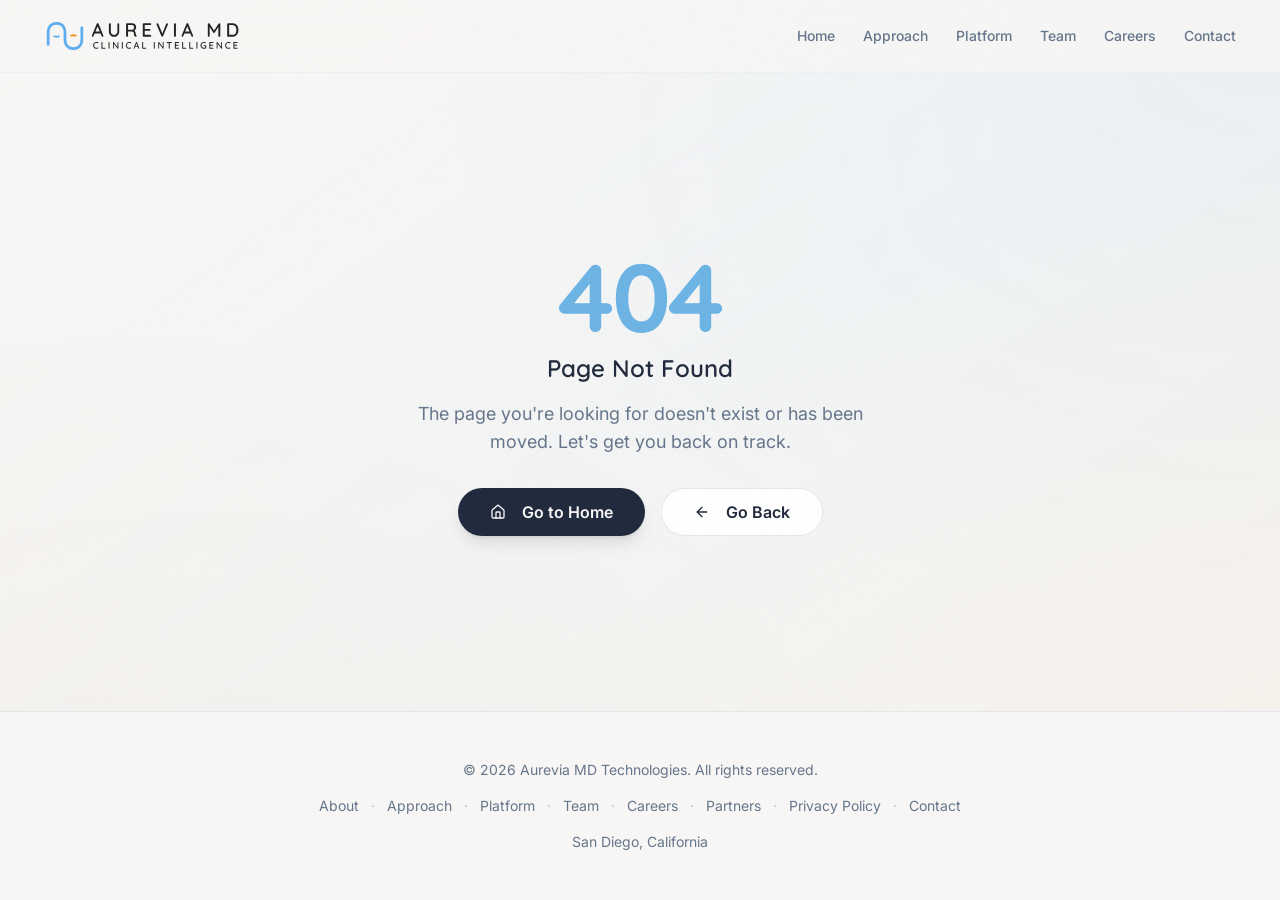
<file: privacy-policy/index.html>
<!doctype html>
<html lang="en">
  <head>
    <meta charset="UTF-8" />
    <meta name="viewport" content="width=device-width, initial-scale=1.0" />
    <link rel="icon" type="image/svg+xml" href="/favicon.svg?v=5" />
    <link rel="manifest" href="/site.webmanifest?v=5" />
    <meta name="msapplication-TileColor" content="#6BB8E8" />
    <meta name="theme-color" content="#6BB8E8" />
    <link rel="preconnect" href="https://fonts.googleapis.com" />
    <link rel="preconnect" href="https://fonts.gstatic.com" crossorigin />
    <link href="https://fonts.googleapis.com/css2?family=Quicksand:wght@500;600;700&family=Inter:wght@400;500;600&display=swap" rel="stylesheet" />
    <meta name="google-site-verification" content="q_5NDQ4FkTqNwTbOgcRTwjupMKQXk3UwC6hwDzMHqZ0" />
    <title data-rh="true">Privacy Policy - Aurevia MD</title>

<meta data-rh="true" name="title" content="Privacy Policy - Aurevia MD"/><meta data-rh="true" name="description" content="Aurevia MD Privacy Policy. Learn how we collect, use, and protect your personal information. HIPAA compliant, SOC-2 ready, enterprise-grade security."/><meta data-rh="true" name="keywords" content="privacy policy, data protection, HIPAA compliance, healthcare data security, personal information"/><meta data-rh="true" name="robots" content="index, follow, max-image-preview:large, max-snippet:-1, max-video-preview:-1"/><meta data-rh="true" property="og:type" content="website"/><meta data-rh="true" property="og:title" content="Privacy Policy - Aurevia MD"/><meta data-rh="true" property="og:description" content="Aurevia MD Privacy Policy. Learn how we collect, use, and protect your personal information. HIPAA compliant, SOC-2 ready, enterprise-grade security."/><meta data-rh="true" property="og:image" content="https://aurevia-md.com/og-image.png"/><meta data-rh="true" property="og:image:width" content="1200"/><meta data-rh="true" property="og:image:height" content="630"/><meta data-rh="true" property="og:image:alt" content="Aurevia MD - Clinical intelligence for emergency and primary care"/><meta data-rh="true" property="og:site_name" content="Aurevia MD"/><meta data-rh="true" property="og:locale" content="en_US"/><meta data-rh="true" property="og:url" content="https://aurevia-md.com/privacy-policy"/><meta data-rh="true" name="twitter:card" content="summary_large_image"/><meta data-rh="true" name="twitter:site" content="@AureviaMD"/><meta data-rh="true" name="twitter:creator" content="@AureviaMD"/><meta data-rh="true" name="twitter:title" content="Privacy Policy - Aurevia MD"/><meta data-rh="true" name="twitter:description" content="Aurevia MD Privacy Policy. Learn how we collect, use, and protect your personal information. HIPAA compliant, SOC-2 ready, enterprise-grade security."/><meta data-rh="true" name="twitter:image" content="https://aurevia-md.com/og-image.png"/><meta data-rh="true" name="twitter:image:alt" content="Aurevia MD - Clinical intelligence for emergency and primary care"/><meta data-rh="true" name="author" content="Aurevia MD Technologies"/><meta data-rh="true" name="publisher" content="Aurevia MD Technologies"/><meta data-rh="true" name="copyright" content="© 2026 Aurevia MD Technologies"/><meta data-rh="true" name="language" content="en"/><meta data-rh="true" name="revisit-after" content="7 days"/><meta data-rh="true" name="rating" content="general"/><meta data-rh="true" name="geo.region" content="US-CA"/><meta data-rh="true" name="geo.placename" content="San Diego"/><meta data-rh="true" name="geo.position" content="32.7157;-117.1611"/><meta data-rh="true" name="ICBM" content="32.7157, -117.1611"/>
<link data-rh="true" rel="canonical" href="https://aurevia-md.com/privacy-policy"/>
<script data-rh="true" type="application/ld+json">{"@context":"https://schema.org","@type":"BreadcrumbList","itemListElement":[{"@type":"ListItem","position":1,"name":"Home","item":"https://aurevia-md.com/"},{"@type":"ListItem","position":2,"name":"Privacy Policy","item":"https://aurevia-md.com/privacy-policy"}]}</script>
    <script type="module" crossorigin src="/assets/index-D-WQe3Rg.js"></script>
    <link rel="stylesheet" crossorigin href="/assets/index-Da45S-WG.css">
  </head>
  <body>
    <div id="root"><div role="region" aria-label="Notifications (F8)" tabindex="-1" style="pointer-events:none"><ol tabindex="-1" class="fixed top-0 z-[100] flex max-h-screen w-full flex-col-reverse p-4 sm:bottom-0 sm:right-0 sm:top-auto sm:flex-col md:max-w-[420px]"></ol></div><section aria-label="Notifications alt+T" tabindex="-1" aria-live="polite" aria-relevant="additions text" aria-atomic="false"></section><div class="min-h-screen flex flex-col"><div class="fixed inset-0 -z-10 pointer-events-none" aria-hidden="true"><div class="absolute inset-0 bg-gradient-to-br from-background via-primary/[0.03] to-secondary/[0.05]"></div><div class="absolute inset-0 bg-[radial-gradient(ellipse_at_top_right,_hsl(var(--primary)/0.06)_0%,_transparent_50%)]"></div><div class="absolute inset-0 bg-[radial-gradient(ellipse_at_bottom_left,_hsl(var(--secondary)/0.04)_0%,_transparent_50%)]"></div></div><header class="sticky top-0 z-50 bg-background/80 backdrop-blur-md border-b border-border/50"><nav class="mx-auto max-w-[1600px] px-6 lg:px-10"><div class="flex items-center justify-between h-18"><a class="focus-ring rounded-lg" aria-label="Aurevia MD home" href="/"><div class="flex items-center gap-0 "><svg xmlns="http://www.w3.org/2000/svg" viewBox="0 0 760 760" width="50" height="50" class="flex-shrink-0" aria-hidden="true"><path d="M380,380V316S380,188,252,188s-128,128-128,128V508" fill="none" stroke="#5faef1" stroke-width="42" stroke-linecap="round" stroke-linejoin="round" opacity="0" pathLength="1" stroke-dashoffset="0px" stroke-dasharray="0px 1px"></path><path d="M380,380V444s0,128,128,128S636,444,636,444V252" fill="none" stroke="#5faef1" stroke-width="42" stroke-linecap="round" stroke-linejoin="round" opacity="0" pathLength="1" stroke-dashoffset="0px" stroke-dasharray="0px 1px"></path><path d="M252,389s-32.079,0-64-9" fill="none" stroke="#5faef1" stroke-width="28" stroke-linecap="round" stroke-linejoin="round" opacity="0" pathLength="1" stroke-dashoffset="0px" stroke-dasharray="0px 1px"></path><path d="M252,389s32.079,0,64-9" fill="none" stroke="#5faef1" stroke-width="28" stroke-linecap="round" stroke-linejoin="round" opacity="0" pathLength="1" stroke-dashoffset="0px" stroke-dasharray="0px 1px"></path><path d="M508,371s-32.079,0-64,9" fill="none" stroke="#ee931b" stroke-width="28" stroke-linecap="round" stroke-linejoin="round" opacity="0" pathLength="1" stroke-dashoffset="0px" stroke-dasharray="0px 1px"></path><path d="M508,371s32.079,0,64,9" fill="none" stroke="#ee931b" stroke-width="28" stroke-linecap="round" stroke-linejoin="round" opacity="0" pathLength="1" stroke-dashoffset="0px" stroke-dasharray="0px 1px"></path></svg><div class="overflow-hidden flex-shrink-0 flex items-center" style="width:189px;height:42px"><div class="flex items-center h-full" style="opacity:0;transform:translateX(-100%)"><img src="/assets/aurevia-wordmark-Ck4gOOgC.svg" alt="Aurevia MD - Clinical Intelligence" class="w-auto object-contain object-left" style="height:31.5px"/></div></div></div></a><div class="hidden lg:flex items-center gap-5"><a class="text-sm font-medium transition-colors duration-200 focus-ring rounded px-1 py-0.5 relative group text-muted-foreground hover:text-primary" href="/">Home<span class="absolute -bottom-1 left-0 h-0.5 bg-primary transition-all duration-200 w-0 group-hover:w-full"></span></a><a class="text-sm font-medium transition-colors duration-200 focus-ring rounded px-1 py-0.5 relative group text-muted-foreground hover:text-primary" href="/approach">Approach<span class="absolute -bottom-1 left-0 h-0.5 bg-primary transition-all duration-200 w-0 group-hover:w-full"></span></a><a class="text-sm font-medium transition-colors duration-200 focus-ring rounded px-1 py-0.5 relative group text-muted-foreground hover:text-primary" href="/platform">Platform<span class="absolute -bottom-1 left-0 h-0.5 bg-primary transition-all duration-200 w-0 group-hover:w-full"></span></a><a class="text-sm font-medium transition-colors duration-200 focus-ring rounded px-1 py-0.5 relative group text-muted-foreground hover:text-primary" href="/team">Team<span class="absolute -bottom-1 left-0 h-0.5 bg-primary transition-all duration-200 w-0 group-hover:w-full"></span></a><a class="text-sm font-medium transition-colors duration-200 focus-ring rounded px-1 py-0.5 relative group text-muted-foreground hover:text-primary" href="/careers">Careers<span class="absolute -bottom-1 left-0 h-0.5 bg-primary transition-all duration-200 w-0 group-hover:w-full"></span></a><a class="text-sm font-medium transition-colors duration-200 focus-ring rounded px-1 py-0.5 relative group text-muted-foreground hover:text-primary" href="/contact">Contact<span class="absolute -bottom-1 left-0 h-0.5 bg-primary transition-all duration-200 w-0 group-hover:w-full"></span></a></div><button class="inline-flex items-center justify-center gap-2 whitespace-nowrap text-sm font-semibold ring-offset-background transition-all duration-200 focus-visible:outline-none focus-visible:ring-2 focus-visible:ring-ring/20 focus-visible:ring-offset-2 disabled:pointer-events-none disabled:opacity-50 [&amp;_svg]:pointer-events-none [&amp;_svg]:size-4 [&amp;_svg]:shrink-0 hover:bg-accent hover:text-accent-foreground rounded-md h-10 w-10 lg:hidden" aria-label="Toggle menu"><svg xmlns="http://www.w3.org/2000/svg" width="24" height="24" viewBox="0 0 24 24" fill="none" stroke="currentColor" stroke-width="2" stroke-linecap="round" stroke-linejoin="round" class="lucide lucide-menu w-5 h-5"><line x1="4" x2="20" y1="12" y2="12"></line><line x1="4" x2="20" y1="6" y2="6"></line><line x1="4" x2="20" y1="18" y2="18"></line></svg></button></div></nav></header><div class="flex-1 flex flex-col"><section class="relative py-16 lg:py-20 overflow-hidden"><div class="section-container relative z-10"><div class="max-w-3xl" style="opacity:0;transform:translateY(20px)"><h1 class="text-4xl sm:text-5xl lg:text-6xl font-bold text-foreground mb-4">Privacy Policy</h1><p class="text-lg text-muted-foreground leading-relaxed mb-6">How we collect, use, disclose, and protect personal information.</p><div class="flex flex-col sm:flex-row items-start gap-4 text-sm text-muted-foreground mb-8"><span><strong class="text-foreground">Effective Date:</strong> January 29, 2026</span><span class="hidden sm:inline text-muted-foreground/40">•</span><span><strong class="text-foreground">Last Updated:</strong> January 29, 2026</span></div></div></div></section><section class="section-spacing relative"><div class="section-container"><div class="max-w-4xl mx-auto prose prose-lg prose-slate dark:prose-invert" style="opacity:0;transform:translateY(20px)"><h2 class="text-2xl font-bold text-foreground mb-4">1. Introduction</h2><p class="text-muted-foreground leading-relaxed mb-6">Aurevia MD Technologies, Inc. (&quot;Aurevia,&quot; &quot;Company,&quot; &quot;we,&quot; &quot;us,&quot; or &quot;our&quot;) is a Delaware corporation headquartered in San Diego, California. We develop clinical intelligence technology designed to support healthcare providers in delivering better patient care.</p><p class="text-muted-foreground leading-relaxed mb-6">This Privacy Policy describes how we collect, use, disclose, and protect personal information when you visit our website (aureviamd.com), interact with our services, or otherwise engage with us. This Policy applies to individuals worldwide, including residents of the United States (with specific provisions for California residents), Canada, the European Economic Area (EEA), United Kingdom, Australia, and New Zealand.</p><p class="text-muted-foreground leading-relaxed mb-8 p-4 bg-accent/50 rounded-lg border-l-4 border-primary"><strong class="text-foreground">Important Notice Regarding Health Information:</strong> This Privacy Policy governs information collected through our corporate website and business operations. To the extent Aurevia processes Protected Health Information (PHI) as defined by the Health Insurance Portability and Accountability Act (HIPAA) on behalf of healthcare provider clients, such processing is governed by Business Associate Agreements with those clients and applicable HIPAA regulations, not this Privacy Policy.</p><h2 class="text-2xl font-bold text-foreground mb-4">2. Scope and Applicability</h2><p class="text-muted-foreground leading-relaxed mb-4">This Privacy Policy applies to:</p><ul class="list-disc pl-6 text-muted-foreground space-y-2 mb-6"><li>Visitors to our website and online properties</li><li>Prospective and current customers, partners, and vendors</li><li>Individuals who contact us for information or support</li><li>Job applicants and candidates</li><li>Any other individuals whose personal information we process in connection with our business activities</li></ul><p class="text-muted-foreground leading-relaxed mb-8">This Policy does not apply to de-identified or anonymized data that cannot reasonably be used to identify an individual, or to publicly available information from government records.</p><h2 class="text-2xl font-bold text-foreground mb-4">3. Information We Collect</h2><h3 class="text-xl font-semibold text-foreground mb-3">3.1 Information You Provide Directly</h3><p class="text-muted-foreground leading-relaxed mb-4">We collect information you voluntarily provide, including:</p><ul class="list-disc pl-6 text-muted-foreground space-y-2 mb-6"><li><strong class="text-foreground">Contact Information:</strong> Name, email address, telephone number, mailing address, professional title, and organizational affiliation.</li><li><strong class="text-foreground">Account Information:</strong> Username, password, and account preferences if you create an account with us.</li><li><strong class="text-foreground">Communications:</strong> Content of messages, inquiries, or feedback you send to us.</li><li><strong class="text-foreground">Business Information:</strong> Company name, industry, role, and other professional details relevant to our business relationship.</li><li><strong class="text-foreground">Employment Application Information:</strong> Resume, work history, education, references, and other information submitted in connection with job applications.</li></ul><h3 class="text-xl font-semibold text-foreground mb-3">3.2 Information Collected Automatically</h3><p class="text-muted-foreground leading-relaxed mb-4">When you visit our website, we automatically collect certain information, including:</p><ul class="list-disc pl-6 text-muted-foreground space-y-2 mb-6"><li><strong class="text-foreground">Device and Browser Information:</strong> IP address, device type, operating system, browser type and version, device identifiers, and screen resolution.</li><li><strong class="text-foreground">Usage Data:</strong> Pages visited, links clicked, time spent on pages, referring URL, and other interactions with our website.</li><li><strong class="text-foreground">Location Data:</strong> General geographic location inferred from your IP address.</li><li><strong class="text-foreground">Cookies and Tracking Technologies:</strong> Information collected through cookies, web beacons, pixels, and similar technologies as described in Section 10.</li></ul><h3 class="text-xl font-semibold text-foreground mb-3">3.3 Information from Third Parties</h3><p class="text-muted-foreground leading-relaxed mb-4">We may receive information about you from third parties, including:</p><ul class="list-disc pl-6 text-muted-foreground space-y-2 mb-8"><li>Business partners and referral sources</li><li>Service providers that help us maintain our website and operations</li><li>Publicly available sources and professional networking platforms</li><li>Background check providers (for employment purposes, with your consent where required)</li></ul><h2 class="text-2xl font-bold text-foreground mb-4">4. How We Use Your Information</h2><p class="text-muted-foreground leading-relaxed mb-4">We use personal information for the following purposes:</p><ul class="list-disc pl-6 text-muted-foreground space-y-2 mb-8"><li><strong class="text-foreground">Providing Services:</strong> To deliver our products and services, process transactions, and manage your account.</li><li><strong class="text-foreground">Communications:</strong> To respond to inquiries, provide customer support, send service-related notifications, and communicate about our products and services.</li><li><strong class="text-foreground">Marketing:</strong> To send promotional materials, newsletters, and other marketing communications where permitted by law and consistent with your preferences.</li><li><strong class="text-foreground">Analytics and Improvement:</strong> To analyze website usage, understand user preferences, and improve our products, services, and website.</li><li><strong class="text-foreground">Security:</strong> To protect our systems, detect and prevent fraud, and ensure the security of our operations.</li><li><strong class="text-foreground">Legal Compliance:</strong> To comply with applicable laws, regulations, legal processes, and governmental requests.</li><li><strong class="text-foreground">Employment:</strong> To evaluate job applications, conduct background checks where permitted, and manage the employment relationship.</li></ul><h2 class="text-2xl font-bold text-foreground mb-4">5. Legal Bases for Processing (EEA, UK, and Similar Jurisdictions)</h2><p class="text-muted-foreground leading-relaxed mb-4">For individuals in the European Economic Area, United Kingdom, and jurisdictions with similar requirements, we process personal data based on the following legal grounds:</p><ul class="list-disc pl-6 text-muted-foreground space-y-2 mb-8"><li><strong class="text-foreground">Contract Performance:</strong> Processing necessary for the performance of a contract with you or to take steps at your request prior to entering into a contract.</li><li><strong class="text-foreground">Legitimate Interests:</strong> Processing necessary for our legitimate interests, such as operating our business, improving our services, marketing, and ensuring security, where those interests are not overridden by your rights and interests.</li><li><strong class="text-foreground">Legal Obligation:</strong> Processing necessary to comply with legal obligations to which we are subject.</li><li><strong class="text-foreground">Consent:</strong> Where you have given explicit consent to the processing for specific purposes, which you may withdraw at any time.</li></ul><h2 class="text-2xl font-bold text-foreground mb-4">6. Disclosure of Information</h2><p class="text-muted-foreground leading-relaxed mb-4">We may share your personal information with the following categories of recipients:</p><ul class="list-disc pl-6 text-muted-foreground space-y-2 mb-6"><li><strong class="text-foreground">Service Providers:</strong> Third parties that perform services on our behalf, such as hosting, analytics, payment processing, customer support, and marketing services. These providers are contractually obligated to protect your information and use it only for the purposes we specify.</li><li><strong class="text-foreground">Business Partners:</strong> Trusted partners with whom we collaborate to provide joint services or offerings.</li><li><strong class="text-foreground">Professional Advisors:</strong> Lawyers, accountants, auditors, and other professional advisors in connection with the services they provide to us.</li><li><strong class="text-foreground">Legal and Regulatory Authorities:</strong> Government entities, regulators, and law enforcement when required by law, legal process, or to protect our rights, property, or safety.</li><li><strong class="text-foreground">Business Transactions:</strong> In connection with a merger, acquisition, reorganization, sale of assets, or bankruptcy, your information may be transferred to the acquiring entity.</li><li><strong class="text-foreground">With Your Consent:</strong> Other parties when you have given us explicit permission to share your information.</li></ul><p class="text-muted-foreground leading-relaxed mb-8">We do not sell personal information as that term is commonly understood or as defined under applicable privacy laws, including the California Consumer Privacy Act (CCPA) as amended by the California Privacy Rights Act (CPRA).</p><h2 class="text-2xl font-bold text-foreground mb-4">7. International Data Transfers</h2><p class="text-muted-foreground leading-relaxed mb-4">Aurevia is headquartered in the United States, and your personal information may be transferred to and processed in the United States and other countries where we or our service providers operate. These countries may have data protection laws that differ from those in your jurisdiction.</p><p class="text-muted-foreground leading-relaxed mb-4">For transfers from the EEA, UK, or Switzerland to countries not deemed to provide an adequate level of data protection, we implement appropriate safeguards, including:</p><ul class="list-disc pl-6 text-muted-foreground space-y-2 mb-6"><li>Standard Contractual Clauses (SCCs) approved by the European Commission</li><li>UK International Data Transfer Agreement or UK Addendum to SCCs</li><li>Other lawful transfer mechanisms as appropriate</li></ul><p class="text-muted-foreground leading-relaxed mb-8">For transfers from Australia, we comply with the Australian Privacy Principles regarding cross-border disclosure. For transfers from New Zealand, we ensure compliance with the New Zealand Privacy Act 2020 requirements for overseas disclosure. You may request a copy of the safeguards we use by contacting us using the information provided below.</p><h2 class="text-2xl font-bold text-foreground mb-4">8. Data Retention</h2><p class="text-muted-foreground leading-relaxed mb-4">We retain personal information for as long as necessary to fulfill the purposes for which it was collected, including to satisfy legal, accounting, or reporting requirements. In determining retention periods, we consider:</p><ul class="list-disc pl-6 text-muted-foreground space-y-2 mb-6"><li>The nature and sensitivity of the information</li><li>The purposes for which we process the information</li><li>Applicable legal, regulatory, or contractual requirements</li><li>Whether the information is needed to establish, exercise, or defend legal claims</li></ul><p class="text-muted-foreground leading-relaxed mb-8">When personal information is no longer required, we will securely delete or anonymize it.</p><h2 class="text-2xl font-bold text-foreground mb-4">9. Data Security</h2><p class="text-muted-foreground leading-relaxed mb-4">We implement technical, administrative, and physical security measures designed to protect personal information against unauthorized access, alteration, disclosure, or destruction. These measures include:</p><ul class="list-disc pl-6 text-muted-foreground space-y-2 mb-6"><li>Encryption of data in transit and at rest</li><li>Access controls and authentication requirements</li><li>Regular security assessments and monitoring</li><li>Employee training on data protection and security</li><li>Incident response procedures</li></ul><p class="text-muted-foreground leading-relaxed mb-8">Our security program is aligned with industry standards and frameworks, including NIST Cybersecurity Framework and SOC 2 trust principles. However, no method of transmission over the Internet or electronic storage is completely secure, and we cannot guarantee absolute security.</p><h2 class="text-2xl font-bold text-foreground mb-4">10. Cookies and Tracking Technologies</h2><p class="text-muted-foreground leading-relaxed mb-4">We use cookies and similar technologies to enhance your experience on our website, analyze usage patterns, and deliver relevant content. The types of cookies we use include:</p><ul class="list-disc pl-6 text-muted-foreground space-y-2 mb-6"><li><strong class="text-foreground">Essential Cookies:</strong> Required for the website to function properly and cannot be disabled.</li><li><strong class="text-foreground">Analytics Cookies:</strong> Help us understand how visitors interact with our website by collecting anonymous usage data.</li><li><strong class="text-foreground">Functional Cookies:</strong> Enable enhanced functionality and personalization.</li><li><strong class="text-foreground">Marketing Cookies:</strong> Used to deliver relevant advertisements and track campaign effectiveness.</li></ul><p class="text-muted-foreground leading-relaxed mb-8">You can manage cookie preferences through your browser settings or through any cookie consent mechanism we provide on our website. Note that disabling certain cookies may affect website functionality.</p><h2 class="text-2xl font-bold text-foreground mb-4">11. Your Privacy Rights</h2><h3 class="text-xl font-semibold text-foreground mb-3">11.1 California Residents (CCPA/CPRA)</h3><p class="text-muted-foreground leading-relaxed mb-4">If you are a California resident, you have specific rights under the California Consumer Privacy Act (CCPA) as amended by the California Privacy Rights Act (CPRA):</p><ul class="list-disc pl-6 text-muted-foreground space-y-2 mb-6"><li><strong class="text-foreground">Right to Know:</strong> You have the right to request information about the categories and specific pieces of personal information we have collected about you, the sources of that information, the purposes for collection, and the categories of third parties with whom we share it.</li><li><strong class="text-foreground">Right to Delete:</strong> You have the right to request deletion of your personal information, subject to certain exceptions.</li><li><strong class="text-foreground">Right to Correct:</strong> You have the right to request correction of inaccurate personal information.</li><li><strong class="text-foreground">Right to Opt-Out of Sale/Sharing:</strong> You have the right to opt out of the sale of your personal information or sharing for cross-context behavioral advertising. As stated above, we do not sell personal information.</li><li><strong class="text-foreground">Right to Limit Use of Sensitive Personal Information:</strong> If we collect sensitive personal information, you have the right to limit its use to purposes necessary to provide our services.</li><li><strong class="text-foreground">Right to Non-Discrimination:</strong> We will not discriminate against you for exercising any of your privacy rights.</li></ul><p class="text-muted-foreground leading-relaxed mb-6"><strong class="text-foreground">Categories of Personal Information Collected:</strong> In the preceding 12 months, we may have collected the following categories of personal information: identifiers (name, email, IP address); commercial information (transaction history); internet/electronic activity (website usage); professional/employment information; and inferences drawn from any of the above.</p><p class="text-muted-foreground leading-relaxed mb-8">To exercise these rights, please contact us using the information provided in Section 16. We will verify your identity before processing your request. You may designate an authorized agent to make a request on your behalf.</p><h3 class="text-xl font-semibold text-foreground mb-3">11.2 European Economic Area and United Kingdom Residents (GDPR/UK GDPR)</h3><p class="text-muted-foreground leading-relaxed mb-4">If you are located in the EEA or UK, you have the following rights under the General Data Protection Regulation (GDPR) or UK GDPR:</p><ul class="list-disc pl-6 text-muted-foreground space-y-2 mb-6"><li><strong class="text-foreground">Right of Access:</strong> Request a copy of the personal data we hold about you.</li><li><strong class="text-foreground">Right to Rectification:</strong> Request correction of inaccurate or incomplete personal data.</li><li><strong class="text-foreground">Right to Erasure (&quot;Right to be Forgotten&quot;):</strong> Request deletion of your personal data in certain circumstances.</li><li><strong class="text-foreground">Right to Restriction of Processing:</strong> Request that we limit the processing of your personal data in certain circumstances.</li><li><strong class="text-foreground">Right to Data Portability:</strong> Receive your personal data in a structured, commonly used, machine-readable format and transmit it to another controller.</li><li><strong class="text-foreground">Right to Object:</strong> Object to processing based on legitimate interests or for direct marketing purposes.</li><li><strong class="text-foreground">Right to Withdraw Consent:</strong> Withdraw consent at any time where processing is based on consent.</li><li><strong class="text-foreground">Right to Lodge a Complaint:</strong> File a complaint with your local data protection authority.</li></ul><p class="text-muted-foreground leading-relaxed mb-8">For EEA residents, the lead supervisory authority is determined by our establishment in the EU. For UK residents, the supervisory authority is the Information Commissioner&#x27;s Office (ICO).</p><h3 class="text-xl font-semibold text-foreground mb-3">11.3 Canadian Residents (PIPEDA and Provincial Laws)</h3><p class="text-muted-foreground leading-relaxed mb-4">If you are a Canadian resident, you have rights under the Personal Information Protection and Electronic Documents Act (PIPEDA) and applicable provincial privacy laws:</p><ul class="list-disc pl-6 text-muted-foreground space-y-2 mb-8"><li><strong class="text-foreground">Right to Access:</strong> Request access to your personal information held by us.</li><li><strong class="text-foreground">Right to Correction:</strong> Request correction of inaccurate or incomplete personal information.</li><li><strong class="text-foreground">Right to Withdraw Consent:</strong> Withdraw consent to the collection, use, or disclosure of your personal information, subject to legal or contractual restrictions.</li><li><strong class="text-foreground">Right to Complain:</strong> File a complaint with the Office of the Privacy Commissioner of Canada or applicable provincial privacy commissioner.</li></ul><h3 class="text-xl font-semibold text-foreground mb-3">11.4 Australian Residents (Privacy Act 1988)</h3><p class="text-muted-foreground leading-relaxed mb-4">If you are an Australian resident, you have rights under the Privacy Act 1988 and the Australian Privacy Principles (APPs):</p><ul class="list-disc pl-6 text-muted-foreground space-y-2 mb-8"><li><strong class="text-foreground">Right to Access:</strong> Request access to your personal information.</li><li><strong class="text-foreground">Right to Correction:</strong> Request correction of inaccurate, incomplete, out-of-date, or misleading personal information.</li><li><strong class="text-foreground">Right to Complain:</strong> Lodge a complaint with the Office of the Australian Information Commissioner (OAIC) if you believe we have breached the APPs.</li></ul><h3 class="text-xl font-semibold text-foreground mb-3">11.5 New Zealand Residents (Privacy Act 2020)</h3><p class="text-muted-foreground leading-relaxed mb-4">If you are a New Zealand resident, you have rights under the Privacy Act 2020 and the Information Privacy Principles (IPPs):</p><ul class="list-disc pl-6 text-muted-foreground space-y-2 mb-8"><li><strong class="text-foreground">Right to Access:</strong> Request access to your personal information.</li><li><strong class="text-foreground">Right to Correction:</strong> Request correction of personal information that is inaccurate, incomplete, misleading, or not up to date.</li><li><strong class="text-foreground">Right to Complain:</strong> Lodge a complaint with the Office of the Privacy Commissioner if you believe we have interfered with your privacy.</li></ul><h2 class="text-2xl font-bold text-foreground mb-4">12. Children&#x27;s Privacy</h2><p class="text-muted-foreground leading-relaxed mb-8">Our website and services are not directed to individuals under the age of 16 (or the applicable age of digital consent in your jurisdiction). We do not knowingly collect personal information from children. If we learn that we have collected personal information from a child without appropriate parental consent, we will take steps to delete that information promptly. If you believe we may have collected information from a child, please contact us immediately.</p><h2 class="text-2xl font-bold text-foreground mb-4">13. Third-Party Links and Services</h2><p class="text-muted-foreground leading-relaxed mb-8">Our website may contain links to third-party websites, applications, or services that are not operated by us. We have no control over and assume no responsibility for the content, privacy policies, or practices of any third-party sites or services. We encourage you to review the privacy policies of any third-party sites you visit.</p><h2 class="text-2xl font-bold text-foreground mb-4">14. Do Not Track Signals</h2><p class="text-muted-foreground leading-relaxed mb-8">Some browsers include a &quot;Do Not Track&quot; (DNT) feature that signals to websites that you do not want to have your online activity tracked. There is currently no uniform standard for how to respond to DNT signals, and our website does not currently respond to DNT signals. However, you can manage your cookie preferences and tracking as described in Section 10.</p><h2 class="text-2xl font-bold text-foreground mb-4">15. Changes to This Privacy Policy</h2><p class="text-muted-foreground leading-relaxed mb-8">We may update this Privacy Policy from time to time to reflect changes in our practices, technologies, legal requirements, or other factors. When we make material changes, we will notify you by updating the &quot;Last Updated&quot; date at the top of this Policy and, where required by law, provide additional notice (such as a prominent notice on our website or direct communication to you). We encourage you to review this Privacy Policy periodically to stay informed about how we protect your information.</p><h2 class="text-2xl font-bold text-foreground mb-4">16. Contact Us</h2><p class="text-muted-foreground leading-relaxed mb-4">If you have questions, concerns, or requests regarding this Privacy Policy or our privacy practices, please contact us at:</p><div class="bg-accent/50 rounded-lg p-6 mb-6"><p class="text-foreground font-semibold mb-2">Aurevia MD Technologies, Inc.</p><p class="text-muted-foreground">Attn: Privacy Officer</p><p class="text-muted-foreground">101 Park Plaza, Unit 631</p><p class="text-muted-foreground">San Diego, CA 92101</p><p class="text-muted-foreground">United States</p><p class="text-muted-foreground mt-2">Email: <a href="mailto:privacy@aureviamd.com" class="text-primary hover:underline">privacy@aureviamd.com</a></p></div><p class="text-muted-foreground leading-relaxed mb-8">For EEA and UK residents, you may also contact your local data protection authority with concerns about our data processing practices.</p><h2 class="text-2xl font-bold text-foreground mb-4">17. Governing Law</h2><p class="text-muted-foreground leading-relaxed mb-8">This Privacy Policy and any disputes arising out of or related to it shall be governed by and construed in accordance with the laws of the State of Delaware, United States, without regard to its conflict of law principles, except where mandatory local data protection laws apply.</p><div class="text-center py-8 border-t border-border"><p class="text-muted-foreground mb-2">* * *</p><p class="text-foreground font-medium">© 2026 Aurevia MD Technologies, Inc. All rights reserved.</p></div></div></div></section><footer class="py-12 bg-background border-t border-border"><div class="section-container"><div class="text-center space-y-4"><p class="text-sm text-muted-foreground">© <!-- -->2026<!-- --> <!-- -->Aurevia MD Technologies.<!-- --> All rights reserved.</p><div class="flex flex-wrap items-center justify-center gap-x-2 gap-y-1 text-sm"><a class="text-muted-foreground hover:text-primary transition-colors focus-ring rounded px-1" href="/about">About</a><span class="text-muted-foreground/40">·</span><a class="text-muted-foreground hover:text-primary transition-colors focus-ring rounded px-1" href="/approach">Approach</a><span class="text-muted-foreground/40">·</span><a class="text-muted-foreground hover:text-primary transition-colors focus-ring rounded px-1" href="/platform">Platform</a><span class="text-muted-foreground/40">·</span><a class="text-muted-foreground hover:text-primary transition-colors focus-ring rounded px-1" href="/team">Team</a><span class="text-muted-foreground/40">·</span><a class="text-muted-foreground hover:text-primary transition-colors focus-ring rounded px-1" href="/careers">Careers</a><span class="text-muted-foreground/40">·</span><a class="text-muted-foreground hover:text-primary transition-colors focus-ring rounded px-1" href="/partners">Partners</a><span class="text-muted-foreground/40">·</span><a class="text-muted-foreground hover:text-primary transition-colors focus-ring rounded px-1" href="/privacy-policy">Privacy Policy</a><span class="text-muted-foreground/40">·</span><a class="text-muted-foreground hover:text-primary transition-colors focus-ring rounded px-1" href="/contact">Contact</a></div><p class="text-sm text-muted-foreground">San Diego, California</p></div></div></footer></div></div></div>
  </body>
</html>
</file>
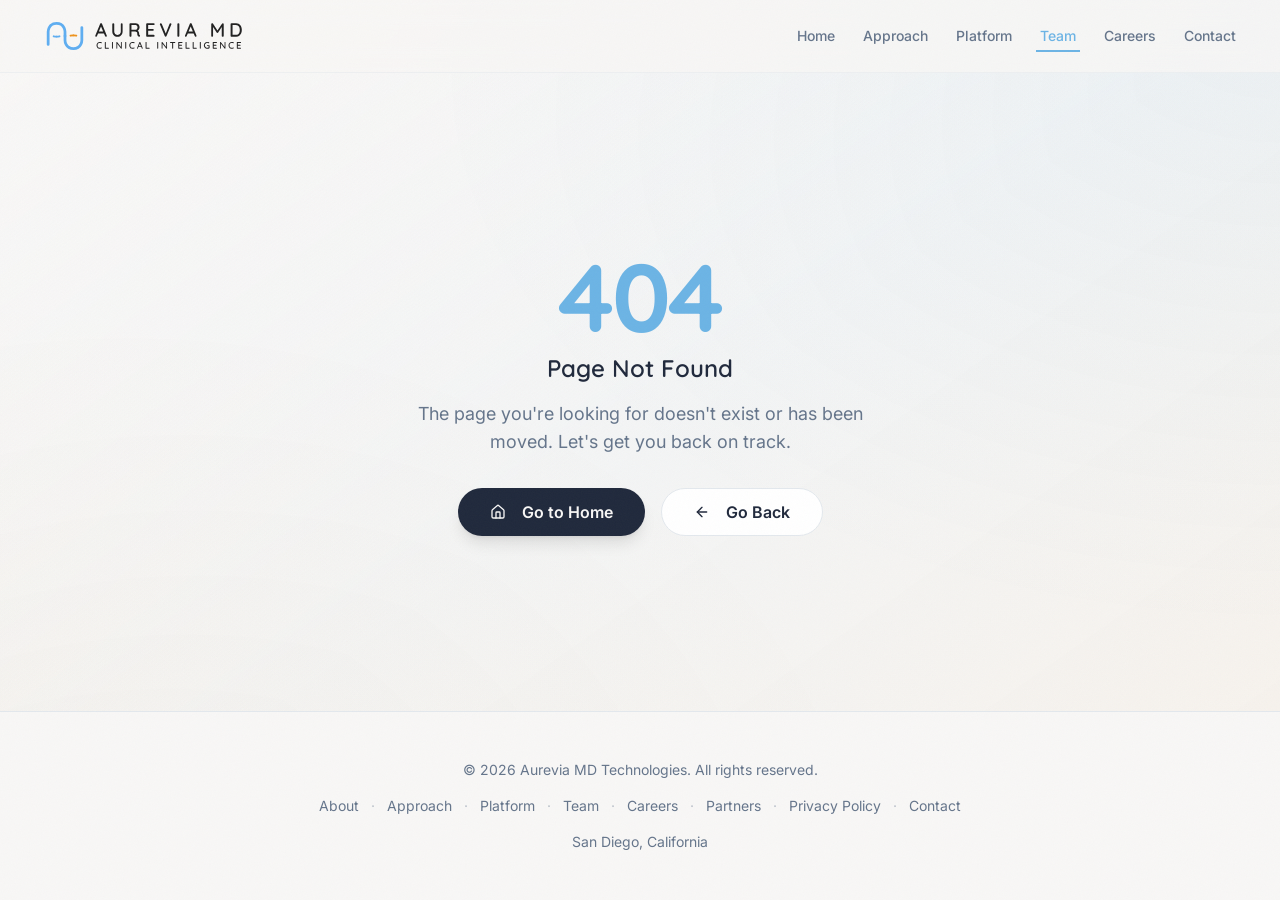
<file: team/index.html>
<!doctype html>
<html lang="en">
  <head>
    <meta charset="UTF-8" />
    <meta name="viewport" content="width=device-width, initial-scale=1.0" />
    <link rel="icon" type="image/svg+xml" href="/favicon.svg?v=5" />
    <link rel="manifest" href="/site.webmanifest?v=5" />
    <meta name="msapplication-TileColor" content="#6BB8E8" />
    <meta name="theme-color" content="#6BB8E8" />
    <link rel="preconnect" href="https://fonts.googleapis.com" />
    <link rel="preconnect" href="https://fonts.gstatic.com" crossorigin />
    <link href="https://fonts.googleapis.com/css2?family=Quicksand:wght@500;600;700&family=Inter:wght@400;500;600&display=swap" rel="stylesheet" />
    <meta name="google-site-verification" content="q_5NDQ4FkTqNwTbOgcRTwjupMKQXk3UwC6hwDzMHqZ0" />
    <title data-rh="true">Team - Aurevia MD</title>

<meta data-rh="true" name="title" content="Team - Aurevia MD"/><meta data-rh="true" name="description" content="Physician-founded and physician-led: clinical leadership across specialties plus engineering and research depth from Google, Amazon, MIT, Harvard, and Stanford."/><meta data-rh="true" name="keywords" content="Aurevia team, physician founders, clinical AI company, healthcare engineering team"/><meta data-rh="true" name="robots" content="index, follow, max-image-preview:large, max-snippet:-1, max-video-preview:-1"/><meta data-rh="true" property="og:type" content="website"/><meta data-rh="true" property="og:title" content="Team - Aurevia MD"/><meta data-rh="true" property="og:description" content="Physician-founded and physician-led: clinical leadership across specialties plus engineering and research depth from Google, Amazon, MIT, Harvard, and Stanford."/><meta data-rh="true" property="og:image" content="https://aurevia-md.com/og-image.png"/><meta data-rh="true" property="og:image:width" content="1200"/><meta data-rh="true" property="og:image:height" content="630"/><meta data-rh="true" property="og:image:alt" content="Aurevia MD - Clinical intelligence for emergency and primary care"/><meta data-rh="true" property="og:site_name" content="Aurevia MD"/><meta data-rh="true" property="og:locale" content="en_US"/><meta data-rh="true" property="og:url" content="https://aurevia-md.com/team"/><meta data-rh="true" name="twitter:card" content="summary_large_image"/><meta data-rh="true" name="twitter:site" content="@AureviaMD"/><meta data-rh="true" name="twitter:creator" content="@AureviaMD"/><meta data-rh="true" name="twitter:title" content="Team - Aurevia MD"/><meta data-rh="true" name="twitter:description" content="Physician-founded and physician-led: clinical leadership across specialties plus engineering and research depth from Google, Amazon, MIT, Harvard, and Stanford."/><meta data-rh="true" name="twitter:image" content="https://aurevia-md.com/og-image.png"/><meta data-rh="true" name="twitter:image:alt" content="Aurevia MD - Clinical intelligence for emergency and primary care"/><meta data-rh="true" name="author" content="Aurevia MD Technologies"/><meta data-rh="true" name="publisher" content="Aurevia MD Technologies"/><meta data-rh="true" name="copyright" content="© 2026 Aurevia MD Technologies"/><meta data-rh="true" name="language" content="en"/><meta data-rh="true" name="revisit-after" content="7 days"/><meta data-rh="true" name="rating" content="general"/><meta data-rh="true" name="geo.region" content="US-CA"/><meta data-rh="true" name="geo.placename" content="San Diego"/><meta data-rh="true" name="geo.position" content="32.7157;-117.1611"/><meta data-rh="true" name="ICBM" content="32.7157, -117.1611"/>
<link data-rh="true" rel="canonical" href="https://aurevia-md.com/team"/>
<script data-rh="true" type="application/ld+json">{"@context":"https://schema.org","@type":"BreadcrumbList","itemListElement":[{"@type":"ListItem","position":1,"name":"Home","item":"https://aurevia-md.com/"},{"@type":"ListItem","position":2,"name":"Team","item":"https://aurevia-md.com/team"}]}</script>
    <script type="module" crossorigin src="/assets/index-D-WQe3Rg.js"></script>
    <link rel="stylesheet" crossorigin href="/assets/index-Da45S-WG.css">
  </head>
  <body>
    <div id="root"><div role="region" aria-label="Notifications (F8)" tabindex="-1" style="pointer-events:none"><ol tabindex="-1" class="fixed top-0 z-[100] flex max-h-screen w-full flex-col-reverse p-4 sm:bottom-0 sm:right-0 sm:top-auto sm:flex-col md:max-w-[420px]"></ol></div><section aria-label="Notifications alt+T" tabindex="-1" aria-live="polite" aria-relevant="additions text" aria-atomic="false"></section><div class="min-h-screen flex flex-col"><div class="fixed inset-0 -z-10 pointer-events-none" aria-hidden="true"><div class="absolute inset-0 bg-gradient-to-br from-background via-primary/[0.03] to-secondary/[0.05]"></div><div class="absolute inset-0 bg-[radial-gradient(ellipse_at_top_right,_hsl(var(--primary)/0.06)_0%,_transparent_50%)]"></div><div class="absolute inset-0 bg-[radial-gradient(ellipse_at_bottom_left,_hsl(var(--secondary)/0.04)_0%,_transparent_50%)]"></div></div><header class="sticky top-0 z-50 bg-background/80 backdrop-blur-md border-b border-border/50"><nav class="mx-auto max-w-[1600px] px-6 lg:px-10"><div class="flex items-center justify-between h-18"><a class="focus-ring rounded-lg" aria-label="Aurevia MD home" href="/"><div class="flex items-center gap-0 "><svg xmlns="http://www.w3.org/2000/svg" viewBox="0 0 760 760" width="50" height="50" class="flex-shrink-0" aria-hidden="true"><path d="M380,380V316S380,188,252,188s-128,128-128,128V508" fill="none" stroke="#5faef1" stroke-width="42" stroke-linecap="round" stroke-linejoin="round" opacity="0" pathLength="1" stroke-dashoffset="0px" stroke-dasharray="0px 1px"></path><path d="M380,380V444s0,128,128,128S636,444,636,444V252" fill="none" stroke="#5faef1" stroke-width="42" stroke-linecap="round" stroke-linejoin="round" opacity="0" pathLength="1" stroke-dashoffset="0px" stroke-dasharray="0px 1px"></path><path d="M252,389s-32.079,0-64-9" fill="none" stroke="#5faef1" stroke-width="28" stroke-linecap="round" stroke-linejoin="round" opacity="0" pathLength="1" stroke-dashoffset="0px" stroke-dasharray="0px 1px"></path><path d="M252,389s32.079,0,64-9" fill="none" stroke="#5faef1" stroke-width="28" stroke-linecap="round" stroke-linejoin="round" opacity="0" pathLength="1" stroke-dashoffset="0px" stroke-dasharray="0px 1px"></path><path d="M508,371s-32.079,0-64,9" fill="none" stroke="#ee931b" stroke-width="28" stroke-linecap="round" stroke-linejoin="round" opacity="0" pathLength="1" stroke-dashoffset="0px" stroke-dasharray="0px 1px"></path><path d="M508,371s32.079,0,64,9" fill="none" stroke="#ee931b" stroke-width="28" stroke-linecap="round" stroke-linejoin="round" opacity="0" pathLength="1" stroke-dashoffset="0px" stroke-dasharray="0px 1px"></path></svg><div class="overflow-hidden flex-shrink-0 flex items-center" style="width:189px;height:42px"><div class="flex items-center h-full" style="opacity:0;transform:translateX(-100%)"><img src="/assets/aurevia-wordmark-Ck4gOOgC.svg" alt="Aurevia MD - Clinical Intelligence" class="w-auto object-contain object-left" style="height:31.5px"/></div></div></div></a><div class="hidden lg:flex items-center gap-5"><a class="text-sm font-medium transition-colors duration-200 focus-ring rounded px-1 py-0.5 relative group text-muted-foreground hover:text-primary" href="/">Home<span class="absolute -bottom-1 left-0 h-0.5 bg-primary transition-all duration-200 w-0 group-hover:w-full"></span></a><a class="text-sm font-medium transition-colors duration-200 focus-ring rounded px-1 py-0.5 relative group text-muted-foreground hover:text-primary" href="/approach">Approach<span class="absolute -bottom-1 left-0 h-0.5 bg-primary transition-all duration-200 w-0 group-hover:w-full"></span></a><a class="text-sm font-medium transition-colors duration-200 focus-ring rounded px-1 py-0.5 relative group text-muted-foreground hover:text-primary" href="/platform">Platform<span class="absolute -bottom-1 left-0 h-0.5 bg-primary transition-all duration-200 w-0 group-hover:w-full"></span></a><a class="text-sm font-medium transition-colors duration-200 focus-ring rounded px-1 py-0.5 relative group text-primary" href="/team">Team<span class="absolute -bottom-1 left-0 h-0.5 bg-primary transition-all duration-200 w-full"></span></a><a class="text-sm font-medium transition-colors duration-200 focus-ring rounded px-1 py-0.5 relative group text-muted-foreground hover:text-primary" href="/careers">Careers<span class="absolute -bottom-1 left-0 h-0.5 bg-primary transition-all duration-200 w-0 group-hover:w-full"></span></a><a class="text-sm font-medium transition-colors duration-200 focus-ring rounded px-1 py-0.5 relative group text-muted-foreground hover:text-primary" href="/contact">Contact<span class="absolute -bottom-1 left-0 h-0.5 bg-primary transition-all duration-200 w-0 group-hover:w-full"></span></a></div><button class="inline-flex items-center justify-center gap-2 whitespace-nowrap text-sm font-semibold ring-offset-background transition-all duration-200 focus-visible:outline-none focus-visible:ring-2 focus-visible:ring-ring/20 focus-visible:ring-offset-2 disabled:pointer-events-none disabled:opacity-50 [&amp;_svg]:pointer-events-none [&amp;_svg]:size-4 [&amp;_svg]:shrink-0 hover:bg-accent hover:text-accent-foreground rounded-md h-10 w-10 lg:hidden" aria-label="Toggle menu"><svg xmlns="http://www.w3.org/2000/svg" width="24" height="24" viewBox="0 0 24 24" fill="none" stroke="currentColor" stroke-width="2" stroke-linecap="round" stroke-linejoin="round" class="lucide lucide-menu w-5 h-5"><line x1="4" x2="20" y1="12" y2="12"></line><line x1="4" x2="20" y1="6" y2="6"></line><line x1="4" x2="20" y1="18" y2="18"></line></svg></button></div></nav></header><div class="flex-1 flex flex-col"><main class="flex-1"><section class="relative flex items-center overflow-hidden py-20 lg:py-28"><div class="section-container relative z-10"><div class="max-w-3xl"><h1 class="text-4xl sm:text-5xl lg:text-[56px] font-bold text-foreground mb-6 leading-tight tracking-tight">A physician-founded, physician-led clinical AI company.</h1><p class="text-lg sm:text-xl text-muted-foreground leading-relaxed max-w-2xl">Aurevia was founded by practicing physicians working alongside engineers with backgrounds at Google, Amazon, MIT, Harvard, and Stanford. The team combines clinical leadership at the attending and program-director level with engineering depth built for health-system-scale deployment.</p><div class="mt-8"><a class="inline-flex items-center justify-center gap-2 whitespace-nowrap font-semibold ring-offset-background transition-all duration-200 focus-visible:outline-none focus-visible:ring-2 focus-visible:ring-ring/20 focus-visible:ring-offset-2 disabled:pointer-events-none disabled:opacity-50 [&amp;_svg]:pointer-events-none [&amp;_svg]:size-4 [&amp;_svg]:shrink-0 bg-primary text-primary-foreground hover:bg-primary/90 shadow-button rounded-pill h-12 px-8 text-base group" href="/about">About the company<svg xmlns="http://www.w3.org/2000/svg" width="24" height="24" viewBox="0 0 24 24" fill="none" stroke="currentColor" stroke-width="2" stroke-linecap="round" stroke-linejoin="round" class="lucide lucide-arrow-right w-4 h-4 transition-transform duration-300 group-hover:translate-x-1"><path d="M5 12h14"></path><path d="m12 5 7 7-7 7"></path></svg></a></div></div></div></section><section class="section-spacing relative overflow-hidden"><div class="section-container relative z-10 max-w-6xl mx-auto"><div class="text-center mb-12"><p class="section-title">TEAM</p><h2 class="text-2xl sm:text-3xl lg:text-4xl font-bold text-foreground mb-4">Clinical, research, and engineering depth</h2><p class="text-muted-foreground text-base sm:text-lg max-w-3xl mx-auto">A physician-founded team with engineering and research experience across Google, Stanford, MIT, Harvard, Cedars-Sinai, UCLA, and Columbia.</p></div><div class="space-y-10"><section style="opacity:0;transform:translateY(20px)"><div class="mb-4 flex flex-col gap-1 border-b border-border pb-3 sm:flex-row sm:flex-wrap sm:items-end sm:justify-between sm:gap-2"><h3 class="text-xl sm:text-2xl font-bold text-foreground">Leadership</h3><p class="text-sm text-muted-foreground sm:max-w-[55%] sm:text-right">Company leadership.</p></div><div class="flex flex-wrap justify-center gap-3"><article class="w-full rounded-2xl border border-border bg-card p-4 shadow-sm transition duration-300 hover:-translate-y-0.5 hover:shadow-md sm:p-5 md:w-[min(100%,24rem)] lg:w-[min(100%,25rem)]" style="opacity:0;transform:translateY(20px)"><div class="flex items-start gap-3.5"><div class="h-12 w-12 shrink-0 overflow-hidden rounded-full border border-border bg-muted shadow-sm sm:h-14 sm:w-14"><img src="/assets/founder-portrait-C7pcs8hq.jpg" alt="Dr. Ammar Ahmed" class="h-full w-full object-cover" loading="lazy"/></div><div class="min-w-0"><h4 class="text-[1rem] font-semibold leading-tight text-foreground sm:text-[1.08rem]">Dr. Ammar Ahmed</h4><p class="mt-1 text-[0.84rem] font-medium text-primary sm:text-[0.88rem]">Founder, CEO</p><p class="mt-2.5 text-[0.85rem] leading-relaxed text-muted-foreground sm:text-[0.9rem]"><span class="font-semibold text-foreground">Board-certified physician</span> <!-- -->with primary care, urgent care, and emergency medicine experience.</p></div></div></article><article class="w-full rounded-2xl border border-border bg-card p-4 shadow-sm transition duration-300 hover:-translate-y-0.5 hover:shadow-md sm:p-5 md:w-[min(100%,24rem)] lg:w-[min(100%,25rem)]" style="opacity:0;transform:translateY(20px)"><div class="flex items-start gap-3.5"><div class="h-12 w-12 shrink-0 overflow-hidden rounded-full border border-border bg-muted shadow-sm sm:h-14 sm:w-14"><img src="/assets/team-isaac-gutterman-CDYjF7uS.jpg" alt="Isaac Gutterman" class="h-full w-full object-cover" loading="lazy"/></div><div class="min-w-0"><h4 class="text-[1rem] font-semibold leading-tight text-foreground sm:text-[1.08rem]">Isaac Gutterman</h4><p class="mt-1 text-[0.84rem] font-medium text-primary sm:text-[0.88rem]">COO</p><p class="mt-2.5 text-[0.85rem] leading-relaxed text-muted-foreground sm:text-[0.9rem]"><span class="font-semibold text-foreground">Harvard University</span> <!-- -->across math, computer science, and computational biology.</p></div></div></article><article class="w-full rounded-2xl border border-border bg-card p-4 shadow-sm transition duration-300 hover:-translate-y-0.5 hover:shadow-md sm:p-5 md:w-[min(100%,24rem)] lg:w-[min(100%,25rem)]" style="opacity:0;transform:translateY(20px)"><div class="flex items-start gap-3.5"><div class="h-12 w-12 shrink-0 overflow-hidden rounded-full border border-border bg-muted shadow-sm sm:h-14 sm:w-14"><img src="/assets/team-nathan-roll-CgbZmX7K.jpg" alt="Nathan Roll" class="h-full w-full object-cover" loading="lazy"/></div><div class="min-w-0"><h4 class="text-[1rem] font-semibold leading-tight text-foreground sm:text-[1.08rem]">Nathan Roll</h4><p class="mt-1 text-[0.84rem] font-medium text-primary sm:text-[0.88rem]">Chief AI Officer</p><p class="mt-2.5 text-[0.85rem] leading-relaxed text-muted-foreground sm:text-[0.9rem]"><span class="font-semibold text-foreground">Stanford University</span> <!-- -->PhD student; EDGE Fellow with Wu Tsai Neuroscience experience.</p></div></div></article><article class="w-full rounded-2xl border border-border bg-card p-4 shadow-sm transition duration-300 hover:-translate-y-0.5 hover:shadow-md sm:p-5 md:w-[min(100%,24rem)] lg:w-[min(100%,25rem)]" style="opacity:0;transform:translateY(20px)"><div class="flex items-start gap-3.5"><div class="h-12 w-12 shrink-0 overflow-hidden rounded-full border border-border bg-muted shadow-sm sm:h-14 sm:w-14"><img src="/assets/team-oscar-schiff-BD2XbY6h.jpg" alt="Oscar Schiff" class="h-full w-full object-cover" loading="lazy"/></div><div class="min-w-0"><h4 class="text-[1rem] font-semibold leading-tight text-foreground sm:text-[1.08rem]">Oscar Schiff</h4><p class="mt-1 text-[0.84rem] font-medium text-primary sm:text-[0.88rem]">Director of Finance and Strategy</p><p class="mt-2.5 text-[0.85rem] leading-relaxed text-muted-foreground sm:text-[0.9rem]"><span class="font-semibold text-foreground">Harvard University</span> <!-- -->with healthcare strategy experience through VNS Health.</p></div></div></article><article class="w-full rounded-2xl border border-border bg-card p-4 shadow-sm transition duration-300 hover:-translate-y-0.5 hover:shadow-md sm:p-5 md:w-[min(100%,24rem)] lg:w-[min(100%,25rem)]" style="opacity:0;transform:translateY(20px)"><div class="flex items-start gap-3.5"><div class="h-12 w-12 shrink-0 overflow-hidden rounded-full border border-border bg-muted shadow-sm sm:h-14 sm:w-14"><img src="/assets/team-keira-salata-BbaIL6Pu.jpg" alt="Keira Salata" class="h-full w-full object-cover" loading="lazy"/></div><div class="min-w-0"><h4 class="text-[1rem] font-semibold leading-tight text-foreground sm:text-[1.08rem]">Keira Salata</h4><p class="mt-1 text-[0.84rem] font-medium text-primary sm:text-[0.88rem]">Director of Business Operations and Strategy</p><p class="mt-2.5 text-[0.85rem] leading-relaxed text-muted-foreground sm:text-[0.9rem]"><span class="font-semibold text-foreground">Harvard University</span> <!-- -->with Bain Capital, BPEA EQT, and private equity experience.</p></div></div></article><article class="w-full rounded-2xl border border-border bg-card p-4 shadow-sm transition duration-300 hover:-translate-y-0.5 hover:shadow-md sm:p-5 md:w-[min(100%,24rem)] lg:w-[min(100%,25rem)]" style="opacity:0;transform:translateY(20px)"><div class="flex items-start gap-3.5"><div class="h-12 w-12 shrink-0 overflow-hidden rounded-full border border-border bg-muted shadow-sm sm:h-14 sm:w-14"><img src="/assets/team-eric-basile-Bapd9joi.jpg" alt="Dr. Eric Basile, MD" class="h-full w-full object-cover" loading="lazy"/></div><div class="min-w-0"><h4 class="text-[1rem] font-semibold leading-tight text-foreground sm:text-[1.08rem]">Dr. Eric Basile, MD</h4><p class="mt-1 text-[0.84rem] font-medium text-primary sm:text-[0.88rem]">Chief of Medicine</p><p class="mt-2.5 text-[0.85rem] leading-relaxed text-muted-foreground sm:text-[0.9rem]"><span class="font-semibold text-foreground">Columbia University</span> <!-- -->cardiology fellow with USF and University of Florida training.</p></div></div></article><article class="w-full rounded-2xl border border-border bg-card p-4 shadow-sm transition duration-300 hover:-translate-y-0.5 hover:shadow-md sm:p-5 md:w-[min(100%,24rem)] lg:w-[min(100%,25rem)]" style="opacity:0;transform:translateY(20px)"><div class="flex items-start gap-3.5"><div class="h-12 w-12 shrink-0 overflow-hidden rounded-full border border-border bg-muted shadow-sm sm:h-14 sm:w-14"><img src="/assets/team-laksikha-tennakoon-FYbV4ifn.jpg" alt="Laksikha Tennakoon" class="h-full w-full object-cover" loading="lazy"/></div><div class="min-w-0"><h4 class="text-[1rem] font-semibold leading-tight text-foreground sm:text-[1.08rem]">Laksikha Tennakoon</h4><p class="mt-1 text-[0.84rem] font-medium text-primary sm:text-[0.88rem]">Chief Scientific Officer</p><p class="mt-2.5 text-[0.85rem] leading-relaxed text-muted-foreground sm:text-[0.9rem]"><span class="font-semibold text-foreground">Stanford University</span> <!-- -->Clinical Epidemiologist working in the Department of Surgery, Section of Trauma &amp; Critical Care.</p></div></div></article></div></section><section style="opacity:0;transform:translateY(20px)"><div class="mb-4 flex flex-col gap-1 border-b border-border pb-3 sm:flex-row sm:flex-wrap sm:items-end sm:justify-between sm:gap-2"><h3 class="text-xl sm:text-2xl font-bold text-foreground">Medical Advisers</h3><p class="text-sm text-muted-foreground sm:max-w-[55%] sm:text-right">Clinical advisers.</p></div><div class="flex flex-wrap justify-center gap-3"><article class="w-full rounded-2xl border border-border bg-card p-4 shadow-sm transition duration-300 hover:-translate-y-0.5 hover:shadow-md sm:p-5 md:w-[min(100%,24rem)] lg:w-[min(100%,25rem)]" style="opacity:0;transform:translateY(20px)"><div class="flex items-start gap-3.5"><div class="h-12 w-12 shrink-0 overflow-hidden rounded-full border border-border bg-muted shadow-sm sm:h-14 sm:w-14"><img src="/assets/team-lisa-masson-Daxe972m.png" alt="Dr. Lisa Masson, MD, MBA, FAAFP, FAMIA" class="h-full w-full object-cover" loading="lazy"/></div><div class="min-w-0"><h4 class="text-[1rem] font-semibold leading-tight text-foreground sm:text-[1.08rem]">Dr. Lisa Masson, MD, MBA, FAAFP, FAMIA</h4><p class="mt-1 text-[0.84rem] font-medium text-primary sm:text-[0.88rem]">Clinical Adviser</p><p class="mt-2.5 text-[0.85rem] leading-relaxed text-muted-foreground sm:text-[0.9rem]"><span class="font-semibold text-foreground">Cedars-Sinai and UCLA</span> <!-- -->ambulatory informatics leader and clinical professor.</p></div></div></article><article class="w-full rounded-2xl border border-border bg-card p-4 shadow-sm transition duration-300 hover:-translate-y-0.5 hover:shadow-md sm:p-5 md:w-[min(100%,24rem)] lg:w-[min(100%,25rem)]" style="opacity:0;transform:translateY(20px)"><div class="flex items-start gap-3.5"><div class="h-12 w-12 shrink-0 overflow-hidden rounded-full border border-border bg-muted shadow-sm sm:h-14 sm:w-14"><img src="/assets/team-pamela-resnikoff-SjI_bjtL.jpg" alt="Dr. Pamela Resnikoff, MD" class="h-full w-full object-cover" loading="lazy"/></div><div class="min-w-0"><h4 class="text-[1rem] font-semibold leading-tight text-foreground sm:text-[1.08rem]">Dr. Pamela Resnikoff, MD</h4><p class="mt-1 text-[0.84rem] font-medium text-primary sm:text-[0.88rem]">Clinical Adviser</p><p class="mt-2.5 text-[0.85rem] leading-relaxed text-muted-foreground sm:text-[0.9rem]"><span class="font-semibold text-foreground">Harvard Medical School</span> <!-- -->pulmonary and critical care physician; former University of Chicago chief resident.</p></div></div></article><article class="w-full rounded-2xl border border-border bg-card p-4 shadow-sm transition duration-300 hover:-translate-y-0.5 hover:shadow-md sm:p-5 md:w-[min(100%,24rem)] lg:w-[min(100%,25rem)]" style="opacity:0;transform:translateY(20px)"><div class="flex items-start gap-3.5"><div class="h-12 w-12 shrink-0 overflow-hidden rounded-full border border-border bg-muted shadow-sm sm:h-14 sm:w-14"><img src="/assets/team-scott-casey-DAjndlYj.webp" alt="Dr. Scott Casey, MD, MS" class="h-full w-full object-cover" loading="lazy"/></div><div class="min-w-0"><h4 class="text-[1rem] font-semibold leading-tight text-foreground sm:text-[1.08rem]">Dr. Scott Casey, MD, MS</h4><p class="mt-1 text-[0.84rem] font-medium text-primary sm:text-[0.88rem]">Clinical Adviser</p><p class="mt-2.5 text-[0.85rem] leading-relaxed text-muted-foreground sm:text-[0.9rem]"><span class="font-semibold text-foreground">Kaiser Permanente</span> <!-- -->emergency physician and Chief of Risk &amp; Compliance.</p></div></div></article><article class="w-full rounded-2xl border border-border bg-card p-4 shadow-sm transition duration-300 hover:-translate-y-0.5 hover:shadow-md sm:p-5 md:w-[min(100%,24rem)] lg:w-[min(100%,25rem)]" style="opacity:0;transform:translateY(20px)"><div class="flex items-start gap-3.5"><div class="h-12 w-12 shrink-0 overflow-hidden rounded-full border border-border bg-muted shadow-sm sm:h-14 sm:w-14"><img src="/assets/team-frank-peacock-DxUS2yuv.jpg" alt="Dr. W. Frank Peacock IV, MD, FACEP, FACC, FESC" class="h-full w-full object-cover" loading="lazy"/></div><div class="min-w-0"><h4 class="text-[1rem] font-semibold leading-tight text-foreground sm:text-[1.08rem]">Dr. W. Frank Peacock IV, MD, FACEP, FACC, FESC</h4><p class="mt-1 text-[0.84rem] font-medium text-primary sm:text-[0.88rem]">Clinical Adviser</p><p class="mt-2.5 text-[0.85rem] leading-relaxed text-muted-foreground sm:text-[0.9rem]"><span class="font-semibold text-foreground">Baylor College of Medicine</span> <!-- -->Professor of Emergency Medicine and Vice Chair of Research.</p></div></div></article><article class="w-full rounded-2xl border border-border bg-card p-4 shadow-sm transition duration-300 hover:-translate-y-0.5 hover:shadow-md sm:p-5 md:w-[min(100%,24rem)] lg:w-[min(100%,25rem)]" style="opacity:0;transform:translateY(20px)"><div class="flex items-start gap-3.5"><div class="h-12 w-12 shrink-0 overflow-hidden rounded-full border border-border bg-muted shadow-sm sm:h-14 sm:w-14"><img src="/assets/team-simon-mahler-CFQjZwvk.jpg" alt="Dr. Simon Mahler MD, MS" class="h-full w-full object-cover" loading="lazy"/></div><div class="min-w-0"><h4 class="text-[1rem] font-semibold leading-tight text-foreground sm:text-[1.08rem]">Dr. Simon Mahler MD, MS</h4><p class="mt-1 text-[0.84rem] font-medium text-primary sm:text-[0.88rem]">Clinical Adviser</p><p class="mt-2.5 text-[0.85rem] leading-relaxed text-muted-foreground sm:text-[0.9rem]"><span class="font-semibold text-foreground">Wake Forest School of Medicine</span> <!-- -->Professor of Emergency Medicine and Chief Medical Officer of Impathiq Inc.</p></div></div></article></div><div class="mt-5 grid gap-3 lg:grid-cols-2"><div class="rounded-2xl border border-border bg-card p-5 shadow-sm"><p class="text-xs font-semibold uppercase tracking-widest text-primary mb-2">Specialty Physician Experts</p><p class="text-sm leading-relaxed text-muted-foreground">Aurevia is supported by a field expert network of specialty physicians whose experience includes JACC section editorship, FDA advisory leadership, senior distinguished professorships of medicine, JAMA associate editorship, distinguished chairs of medicine, and senior academic medical center leadership.</p></div><div class="rounded-2xl border border-border bg-card p-5 shadow-sm"><p class="text-xs font-semibold uppercase tracking-widest text-primary mb-2">External Physician Advisors</p><p class="text-sm leading-relaxed text-muted-foreground">Our external physician advisory network includes more than 20 physicians affiliated with leading institutions including Harvard, Stanford, Cleveland Clinic, MD Anderson, Baylor, UCSF, Mount Sinai, Northwell, and other major academic health systems.</p></div></div></section><section style="opacity:0;transform:translateY(20px)"><div class="mb-4 flex flex-col gap-1 border-b border-border pb-3 sm:flex-row sm:flex-wrap sm:items-end sm:justify-between sm:gap-2"><h3 class="text-xl sm:text-2xl font-bold text-foreground">Engineering</h3><p class="text-sm text-muted-foreground sm:max-w-[55%] sm:text-right">Engineering and ML.</p></div><div class="flex flex-wrap justify-center gap-3"><article class="w-full rounded-2xl border border-border bg-card p-4 shadow-sm transition duration-300 hover:-translate-y-0.5 hover:shadow-md sm:p-5 md:w-[min(100%,24rem)] lg:w-[min(100%,25rem)]" style="opacity:0;transform:translateY(20px)"><div class="flex items-start gap-3.5"><div class="h-12 w-12 shrink-0 overflow-hidden rounded-full border border-border bg-muted shadow-sm sm:h-14 sm:w-14"><img src="/assets/team-benjamin-mujkic-YgQVDXph.png" alt="Benjamin Mujkić" class="h-full w-full object-cover" loading="lazy"/></div><div class="min-w-0"><h4 class="text-[1rem] font-semibold leading-tight text-foreground sm:text-[1.08rem]">Benjamin Mujkić</h4><p class="mt-1 text-[0.84rem] font-medium text-primary sm:text-[0.88rem]">ML Engineer</p><p class="mt-2.5 text-[0.85rem] leading-relaxed text-muted-foreground sm:text-[0.9rem]"><span class="font-semibold text-foreground">IMO Gold Medalist</span> <!-- -->with Harvard math, statistics, and computer science, and IOI competitor.</p></div></div></article><article class="w-full rounded-2xl border border-border bg-card p-4 shadow-sm transition duration-300 hover:-translate-y-0.5 hover:shadow-md sm:p-5 md:w-[min(100%,24rem)] lg:w-[min(100%,25rem)]" style="opacity:0;transform:translateY(20px)"><div class="flex items-start gap-3.5"><div class="h-12 w-12 shrink-0 overflow-hidden rounded-full border border-border bg-muted shadow-sm sm:h-14 sm:w-14"><img src="/assets/team-yikuan-sun-BZoRGLEt.jpg" alt="Yikuan Sun" class="h-full w-full object-cover" loading="lazy"/></div><div class="min-w-0"><h4 class="text-[1rem] font-semibold leading-tight text-foreground sm:text-[1.08rem]">Yikuan Sun</h4><p class="mt-1 text-[0.84rem] font-medium text-primary sm:text-[0.88rem]">Product Engineer</p><p class="mt-2.5 text-[0.85rem] leading-relaxed text-muted-foreground sm:text-[0.9rem]"><span class="font-semibold text-foreground">Harvard University</span> <!-- -->with math, computer science, and product experience.</p></div></div></article><article class="w-full rounded-2xl border border-border bg-card p-4 shadow-sm transition duration-300 hover:-translate-y-0.5 hover:shadow-md sm:p-5 md:w-[min(100%,24rem)] lg:w-[min(100%,25rem)]" style="opacity:0;transform:translateY(20px)"><div class="flex items-start gap-3.5"><div class="h-12 w-12 shrink-0 overflow-hidden rounded-full border border-border bg-muted shadow-sm sm:h-14 sm:w-14"><img src="/assets/team-dean-liang-iOxbANe4.jpg" alt="Dean Liang" class="h-full w-full object-cover" loading="lazy"/></div><div class="min-w-0"><h4 class="text-[1rem] font-semibold leading-tight text-foreground sm:text-[1.08rem]">Dean Liang</h4><p class="mt-1 text-[0.84rem] font-medium text-primary sm:text-[0.88rem]">ML Engineer</p><p class="mt-2.5 text-[0.85rem] leading-relaxed text-muted-foreground sm:text-[0.9rem]"><span class="font-semibold text-foreground">MIT Mantis AI</span> <!-- -->with NYU math and computer science training.</p></div></div></article><article class="w-full rounded-2xl border border-border bg-card p-4 shadow-sm transition duration-300 hover:-translate-y-0.5 hover:shadow-md sm:p-5 md:w-[min(100%,24rem)] lg:w-[min(100%,25rem)]" style="opacity:0;transform:translateY(20px)"><div class="flex items-start gap-3.5"><div class="h-12 w-12 shrink-0 overflow-hidden rounded-full border border-border bg-muted shadow-sm sm:h-14 sm:w-14"><img src="/assets/team-matthew-chin-FbTJiFKf.jpg" alt="Matthew Chin" class="h-full w-full object-cover" loading="lazy"/></div><div class="min-w-0"><h4 class="text-[1rem] font-semibold leading-tight text-foreground sm:text-[1.08rem]">Matthew Chin</h4><p class="mt-1 text-[0.84rem] font-medium text-primary sm:text-[0.88rem]">ML Engineer</p><p class="mt-2.5 text-[0.85rem] leading-relaxed text-muted-foreground sm:text-[0.9rem]"><span class="font-semibold text-foreground">Harvard University</span> <!-- -->with Machine Intelligence Society and Singapore Army experience.</p></div></div></article></div></section><section style="opacity:0;transform:translateY(20px)"><div class="mb-4 flex flex-col gap-1 border-b border-border pb-3 sm:flex-row sm:flex-wrap sm:items-end sm:justify-between sm:gap-2"><h3 class="text-xl sm:text-2xl font-bold text-foreground">Business Advisers</h3><p class="text-sm text-muted-foreground sm:max-w-[55%] sm:text-right">Business and strategy advisory.</p></div><div class="flex flex-wrap justify-center gap-3"><article class="w-full rounded-2xl border border-border bg-card p-4 shadow-sm transition duration-300 hover:-translate-y-0.5 hover:shadow-md sm:p-5 md:w-[min(100%,24rem)] lg:w-[min(100%,25rem)]" style="opacity:0;transform:translateY(20px)"><div class="flex items-start gap-3.5"><div class="h-12 w-12 shrink-0 overflow-hidden rounded-full border border-border bg-muted shadow-sm sm:h-14 sm:w-14"><img src="/assets/team-jeffrey-sachs-DbTXnQRT.webp" alt="Jeffrey A. Sachs" class="h-full w-full object-cover" loading="lazy"/></div><div class="min-w-0"><h4 class="text-[1rem] font-semibold leading-tight text-foreground sm:text-[1.08rem]">Jeffrey A. Sachs</h4><p class="mt-1 text-[0.84rem] font-medium text-primary sm:text-[0.88rem]">Business Adviser</p><p class="mt-2.5 text-[0.85rem] leading-relaxed text-muted-foreground sm:text-[0.9rem]"><span class="font-semibold text-foreground">Sachs Policy Group</span> <!-- -->CEO &amp; Founder; advises health care leaders and 50+ health tech companies on U.S. policy and strategy. Former senior advisor to NY and CA governors on Medicaid reform; intellectual author of the first DSRIP program; served on President Obama&#x27;s Health Policy Advisory Committee.</p></div></div></article><article class="w-full rounded-2xl border border-border bg-card p-4 shadow-sm transition duration-300 hover:-translate-y-0.5 hover:shadow-md sm:p-5 md:w-[min(100%,24rem)] lg:w-[min(100%,25rem)]" style="opacity:0;transform:translateY(20px)"><div class="flex items-start gap-3.5"><div class="h-12 w-12 shrink-0 overflow-hidden rounded-full border border-border bg-muted shadow-sm sm:h-14 sm:w-14"><img src="/assets/team-tim-peng-DuP57n82.jpg" alt="Timothy Peng" class="h-full w-full object-cover" loading="lazy"/></div><div class="min-w-0"><h4 class="text-[1rem] font-semibold leading-tight text-foreground sm:text-[1.08rem]">Timothy Peng</h4><p class="mt-1 text-[0.84rem] font-medium text-primary sm:text-[0.88rem]">Business Adviser</p><p class="mt-2.5 text-[0.85rem] leading-relaxed text-muted-foreground sm:text-[0.9rem]"><span class="font-semibold text-foreground">VNS Health</span> <!-- -->Chief Data &amp; Analytics Officer.</p></div></div></article><article class="w-full rounded-2xl border border-border bg-card p-4 shadow-sm transition duration-300 hover:-translate-y-0.5 hover:shadow-md sm:p-5 md:w-[min(100%,24rem)] lg:w-[min(100%,25rem)]" style="opacity:0;transform:translateY(20px)"><div class="flex items-start gap-3.5"><div class="h-12 w-12 shrink-0 overflow-hidden rounded-full border border-border bg-muted shadow-sm sm:h-14 sm:w-14"><img src="/assets/team-jordan-lowmark-DTU1mB8L.jpg" alt="Jordan Lowmark" class="h-full w-full object-cover" loading="lazy"/></div><div class="min-w-0"><h4 class="text-[1rem] font-semibold leading-tight text-foreground sm:text-[1.08rem]">Jordan Lowmark</h4><p class="mt-1 text-[0.84rem] font-medium text-primary sm:text-[0.88rem]">Business Adviser</p><p class="mt-2.5 text-[0.85rem] leading-relaxed text-muted-foreground sm:text-[0.9rem]"><span class="font-semibold text-foreground">Sachs Policy Group</span> <!-- -->Health Policy &amp; Strategy Consultant; Director of Digital Health.</p></div></div></article></div></section><section style="opacity:0;transform:translateY(20px)"><div class="mb-4 flex flex-col gap-1 border-b border-border pb-3 sm:flex-row sm:flex-wrap sm:items-end sm:justify-between sm:gap-2"><h3 class="text-xl sm:text-2xl font-bold text-foreground">Research</h3><p class="text-sm text-muted-foreground sm:max-w-[55%] sm:text-right">Research and language.</p></div><div class="flex flex-wrap justify-center gap-3"><article class="w-full rounded-2xl border border-border bg-card p-4 shadow-sm transition duration-300 hover:-translate-y-0.5 hover:shadow-md sm:p-5 md:w-[min(100%,24rem)] lg:w-[min(100%,25rem)]" style="opacity:0;transform:translateY(20px)"><div class="flex items-start gap-3.5"><div class="h-12 w-12 shrink-0 overflow-hidden rounded-full border border-border bg-muted shadow-sm sm:h-14 sm:w-14"><img src="/assets/team-grace-brown-BOJ3JEKP.jpg" alt="Grace Brown" class="h-full w-full object-cover" loading="lazy"/></div><div class="min-w-0"><h4 class="text-[1rem] font-semibold leading-tight text-foreground sm:text-[1.08rem]">Grace Brown</h4><p class="mt-1 text-[0.84rem] font-medium text-primary sm:text-[0.88rem]">Research Scientist</p><p class="mt-2.5 text-[0.85rem] leading-relaxed text-muted-foreground sm:text-[0.9rem]"><span class="font-semibold text-foreground">Stanford University</span> <!-- -->Linguistics PhD student studying speech perception, cognition, and language identity.</p></div></div></article><article class="w-full rounded-2xl border border-border bg-card p-4 shadow-sm transition duration-300 hover:-translate-y-0.5 hover:shadow-md sm:p-5 md:w-[min(100%,24rem)] lg:w-[min(100%,25rem)]" style="opacity:0;transform:translateY(20px)"><div class="flex items-start gap-3.5"><div class="h-12 w-12 shrink-0 overflow-hidden rounded-full border border-border bg-muted shadow-sm sm:h-14 sm:w-14"><img src="/assets/team-irene-yi-DtUv6hMW.jpg" alt="Irene Yi" class="h-full w-full object-cover" loading="lazy"/></div><div class="min-w-0"><h4 class="text-[1rem] font-semibold leading-tight text-foreground sm:text-[1.08rem]">Irene Yi</h4><p class="mt-1 text-[0.84rem] font-medium text-primary sm:text-[0.88rem]">Research Scientist</p><p class="mt-2.5 text-[0.85rem] leading-relaxed text-muted-foreground sm:text-[0.9rem]"><span class="font-semibold text-foreground">Stanford University</span> <!-- -->PhD student focused on sociolinguistics and clinical language.</p></div></div></article></div></section></div></div></section><section class="relative py-20 lg:py-28 overflow-hidden bg-clinical-navy" id="contact"><div class="absolute top-0 right-0 w-[400px] h-[400px] rounded-full bg-primary/10 blur-3xl pointer-events-none translate-x-1/3 -translate-y-1/3"></div><div class="section-container relative z-10"><div class="max-w-2xl"><h3 class="text-2xl sm:text-3xl font-semibold text-secondary-foreground mb-4">We&#x27;re hiring</h3><a class="inline-flex items-center justify-center gap-2 whitespace-nowrap font-semibold ring-offset-background transition-all duration-200 focus-visible:outline-none focus-visible:ring-2 focus-visible:ring-ring/20 focus-visible:ring-offset-2 disabled:pointer-events-none disabled:opacity-50 [&amp;_svg]:pointer-events-none [&amp;_svg]:size-4 [&amp;_svg]:shrink-0 bg-secondary text-secondary-foreground hover:bg-secondary/80 rounded-pill h-12 px-8 text-base group" href="/careers">Careers<svg xmlns="http://www.w3.org/2000/svg" width="24" height="24" viewBox="0 0 24 24" fill="none" stroke="currentColor" stroke-width="2" stroke-linecap="round" stroke-linejoin="round" class="lucide lucide-arrow-right w-4 h-4 transition-transform duration-300 group-hover:translate-x-1"><path d="M5 12h14"></path><path d="m12 5 7 7-7 7"></path></svg></a></div></div></section></main><footer class="py-12 bg-background border-t border-border"><div class="section-container"><div class="text-center space-y-4"><p class="text-sm text-muted-foreground">© <!-- -->2026<!-- --> <!-- -->Aurevia MD Technologies.<!-- --> All rights reserved.</p><div class="flex flex-wrap items-center justify-center gap-x-2 gap-y-1 text-sm"><a class="text-muted-foreground hover:text-primary transition-colors focus-ring rounded px-1" href="/about">About</a><span class="text-muted-foreground/40">·</span><a class="text-muted-foreground hover:text-primary transition-colors focus-ring rounded px-1" href="/approach">Approach</a><span class="text-muted-foreground/40">·</span><a class="text-muted-foreground hover:text-primary transition-colors focus-ring rounded px-1" href="/platform">Platform</a><span class="text-muted-foreground/40">·</span><a class="text-muted-foreground hover:text-primary transition-colors focus-ring rounded px-1" href="/team">Team</a><span class="text-muted-foreground/40">·</span><a class="text-muted-foreground hover:text-primary transition-colors focus-ring rounded px-1" href="/careers">Careers</a><span class="text-muted-foreground/40">·</span><a class="text-muted-foreground hover:text-primary transition-colors focus-ring rounded px-1" href="/partners">Partners</a><span class="text-muted-foreground/40">·</span><a class="text-muted-foreground hover:text-primary transition-colors focus-ring rounded px-1" href="/privacy-policy">Privacy Policy</a><span class="text-muted-foreground/40">·</span><a class="text-muted-foreground hover:text-primary transition-colors focus-ring rounded px-1" href="/contact">Contact</a></div><p class="text-sm text-muted-foreground">San Diego, California</p></div></div></footer></div></div></div>
  </body>
</html>
</file>
<file: assets/index-Da45S-WG.css>
*,:before,:after{--tw-border-spacing-x: 0;--tw-border-spacing-y: 0;--tw-translate-x: 0;--tw-translate-y: 0;--tw-rotate: 0;--tw-skew-x: 0;--tw-skew-y: 0;--tw-scale-x: 1;--tw-scale-y: 1;--tw-pan-x: ;--tw-pan-y: ;--tw-pinch-zoom: ;--tw-scroll-snap-strictness: proximity;--tw-gradient-from-position: ;--tw-gradient-via-position: ;--tw-gradient-to-position: ;--tw-ordinal: ;--tw-slashed-zero: ;--tw-numeric-figure: ;--tw-numeric-spacing: ;--tw-numeric-fraction: ;--tw-ring-inset: ;--tw-ring-offset-width: 0px;--tw-ring-offset-color: #fff;--tw-ring-color: rgb(59 130 246 / .5);--tw-ring-offset-shadow: 0 0 #0000;--tw-ring-shadow: 0 0 #0000;--tw-shadow: 0 0 #0000;--tw-shadow-colored: 0 0 #0000;--tw-blur: ;--tw-brightness: ;--tw-contrast: ;--tw-grayscale: ;--tw-hue-rotate: ;--tw-invert: ;--tw-saturate: ;--tw-sepia: ;--tw-drop-shadow: ;--tw-backdrop-blur: ;--tw-backdrop-brightness: ;--tw-backdrop-contrast: ;--tw-backdrop-grayscale: ;--tw-backdrop-hue-rotate: ;--tw-backdrop-invert: ;--tw-backdrop-opacity: ;--tw-backdrop-saturate: ;--tw-backdrop-sepia: ;--tw-contain-size: ;--tw-contain-layout: ;--tw-contain-paint: ;--tw-contain-style: }::backdrop{--tw-border-spacing-x: 0;--tw-border-spacing-y: 0;--tw-translate-x: 0;--tw-translate-y: 0;--tw-rotate: 0;--tw-skew-x: 0;--tw-skew-y: 0;--tw-scale-x: 1;--tw-scale-y: 1;--tw-pan-x: ;--tw-pan-y: ;--tw-pinch-zoom: ;--tw-scroll-snap-strictness: proximity;--tw-gradient-from-position: ;--tw-gradient-via-position: ;--tw-gradient-to-position: ;--tw-ordinal: ;--tw-slashed-zero: ;--tw-numeric-figure: ;--tw-numeric-spacing: ;--tw-numeric-fraction: ;--tw-ring-inset: ;--tw-ring-offset-width: 0px;--tw-ring-offset-color: #fff;--tw-ring-color: rgb(59 130 246 / .5);--tw-ring-offset-shadow: 0 0 #0000;--tw-ring-shadow: 0 0 #0000;--tw-shadow: 0 0 #0000;--tw-shadow-colored: 0 0 #0000;--tw-blur: ;--tw-brightness: ;--tw-contrast: ;--tw-grayscale: ;--tw-hue-rotate: ;--tw-invert: ;--tw-saturate: ;--tw-sepia: ;--tw-drop-shadow: ;--tw-backdrop-blur: ;--tw-backdrop-brightness: ;--tw-backdrop-contrast: ;--tw-backdrop-grayscale: ;--tw-backdrop-hue-rotate: ;--tw-backdrop-invert: ;--tw-backdrop-opacity: ;--tw-backdrop-saturate: ;--tw-backdrop-sepia: ;--tw-contain-size: ;--tw-contain-layout: ;--tw-contain-paint: ;--tw-contain-style: }*,:before,:after{box-sizing:border-box;border-width:0;border-style:solid;border-color:#e5e7eb}:before,:after{--tw-content: ""}html,:host{line-height:1.5;-webkit-text-size-adjust:100%;-moz-tab-size:4;-o-tab-size:4;tab-size:4;font-family:Plus Jakarta Sans,Inter,system-ui,-apple-system,sans-serif;font-feature-settings:normal;font-variation-settings:normal;-webkit-tap-highlight-color:transparent}body{margin:0;line-height:inherit}hr{height:0;color:inherit;border-top-width:1px}abbr:where([title]){-webkit-text-decoration:underline dotted;text-decoration:underline dotted}h1,h2,h3,h4,h5,h6{font-size:inherit;font-weight:inherit}a{color:inherit;text-decoration:inherit}b,strong{font-weight:bolder}code,kbd,samp,pre{font-family:ui-monospace,SFMono-Regular,Menlo,Monaco,Consolas,Liberation Mono,Courier New,monospace;font-feature-settings:normal;font-variation-settings:normal;font-size:1em}small{font-size:80%}sub,sup{font-size:75%;line-height:0;position:relative;vertical-align:baseline}sub{bottom:-.25em}sup{top:-.5em}table{text-indent:0;border-color:inherit;border-collapse:collapse}button,input,optgroup,select,textarea{font-family:inherit;font-feature-settings:inherit;font-variation-settings:inherit;font-size:100%;font-weight:inherit;line-height:inherit;letter-spacing:inherit;color:inherit;margin:0;padding:0}button,select{text-transform:none}button,input:where([type=button]),input:where([type=reset]),input:where([type=submit]){-webkit-appearance:button;background-color:transparent;background-image:none}:-moz-focusring{outline:auto}:-moz-ui-invalid{box-shadow:none}progress{vertical-align:baseline}::-webkit-inner-spin-button,::-webkit-outer-spin-button{height:auto}[type=search]{-webkit-appearance:textfield;outline-offset:-2px}::-webkit-search-decoration{-webkit-appearance:none}::-webkit-file-upload-button{-webkit-appearance:button;font:inherit}summary{display:list-item}blockquote,dl,dd,h1,h2,h3,h4,h5,h6,hr,figure,p,pre{margin:0}fieldset{margin:0;padding:0}legend{padding:0}ol,ul,menu{list-style:none;margin:0;padding:0}dialog{padding:0}textarea{resize:vertical}input::-moz-placeholder,textarea::-moz-placeholder{opacity:1;color:#9ca3af}input::placeholder,textarea::placeholder{opacity:1;color:#9ca3af}button,[role=button]{cursor:pointer}:disabled{cursor:default}img,svg,video,canvas,audio,iframe,embed,object{display:block;vertical-align:middle}img,video{max-width:100%;height:auto}[hidden]:where(:not([hidden=until-found])){display:none}:root{--background: 30 15% 97%;--foreground: 220 30% 18%;--card: 0 0% 100%;--card-foreground: 220 30% 18%;--popover: 0 0% 100%;--popover-foreground: 220 30% 18%;--primary: 204 70% 66%;--primary-foreground: 0 0% 100%;--secondary: 34 86% 52%;--secondary-foreground: 210 20% 98%;--muted: 210 20% 92%;--muted-foreground: 215 16% 47%;--accent: 210 20% 97%;--accent-foreground: 220 30% 18%;--destructive: 0 84% 60%;--destructive-foreground: 0 0% 100%;--success: 142 71% 45%;--warning: 38 92% 50%;--border: 210 20% 91%;--input: 210 20% 91%;--ring: 204 70% 66%;--radius: .75rem;--clinical-dark: 220 30% 8%;--clinical-deep: 220 35% 12%;--clinical-navy: 220 26% 23%;--clinical-glow: 204 70% 60%;--clinical-text-secondary: 210 15% 75%;--shadow-card: 0 8px 24px hsla(220, 30%, 18%, .06);--shadow-hover: 0 12px 32px hsla(220, 30%, 18%, .1);--shadow-button: 0 4px 12px hsla(204, 70%, 66%, .25);--shadow-glow: 0 0 30px hsla(204, 70%, 66%, .25);--gradient-hero: linear-gradient(135deg, hsl(210 20% 98%) 0%, hsl(204 70% 97%) 100%);--gradient-primary: linear-gradient(135deg, hsl(204 70% 66%) 0%, hsl(204 55% 55%) 100%);--gradient-dark-clinical: linear-gradient(135deg, hsl(220 30% 8%) 0%, hsl(220 26% 23%) 50%, hsl(204 70% 60%) 100%);--sidebar-background: 0 0% 98%;--sidebar-foreground: 220 26% 23%;--sidebar-primary: 220 30% 18%;--sidebar-primary-foreground: 0 0% 98%;--sidebar-accent: 210 20% 96%;--sidebar-accent-foreground: 220 30% 18%;--sidebar-border: 210 20% 91%;--sidebar-ring: 204 70% 66%}.dark{--background: 220 30% 5%;--foreground: 210 20% 98%;--card: 220 30% 8%;--card-foreground: 210 20% 98%;--popover: 220 30% 8%;--popover-foreground: 210 20% 98%;--primary: 204 70% 66%;--primary-foreground: 0 0% 100%;--secondary: 34 86% 52%;--secondary-foreground: 220 30% 8%;--muted: 220 25% 17%;--muted-foreground: 210 15% 65%;--accent: 220 25% 17%;--accent-foreground: 210 20% 98%;--destructive: 0 63% 31%;--destructive-foreground: 210 20% 98%;--border: 220 25% 17%;--input: 220 25% 17%;--ring: 204 70% 66%;--sidebar-background: 220 30% 8%;--sidebar-foreground: 210 20% 96%;--sidebar-primary: 204 70% 50%;--sidebar-primary-foreground: 0 0% 100%;--sidebar-accent: 220 25% 14%;--sidebar-accent-foreground: 210 20% 96%;--sidebar-border: 220 25% 14%;--sidebar-ring: 204 70% 66%}*{border-color:hsl(var(--border))}html{scroll-behavior:smooth}body{background-color:hsl(var(--background));color:hsl(var(--foreground));-webkit-font-smoothing:antialiased;-moz-osx-font-smoothing:grayscale;font-family:Inter,system-ui,-apple-system,sans-serif}body:before{content:"";position:fixed;top:0;right:0;bottom:0;left:0;z-index:9999;pointer-events:none;opacity:.03;background-image:url("data:image/svg+xml,%3Csvg viewBox='0 0 256 256' xmlns='http://www.w3.org/2000/svg'%3E%3Cfilter id='noise'%3E%3CfeTurbulence type='fractalNoise' baseFrequency='0.85' numOctaves='4' stitchTiles='stitch'/%3E%3C/filter%3E%3Crect width='100%25' height='100%25' filter='url(%23noise)'/%3E%3C/svg%3E");background-repeat:repeat;background-size:256px 256px}h1,h2,h3,h4,h5,h6{font-family:Quicksand,Inter,system-ui,-apple-system,sans-serif}h1{font-size:3rem;font-weight:700;line-height:1.25;letter-spacing:-.025em}h2{font-size:1.875rem;line-height:2.25rem;font-weight:700;line-height:1.375}h3{font-size:1.25rem;line-height:1.75rem;font-weight:600;line-height:1.625}p{font-size:1rem;line-height:1.5rem;line-height:1.625}.\!container{width:100%!important;margin-right:auto!important;margin-left:auto!important;padding-right:2rem!important;padding-left:2rem!important}.container{width:100%;margin-right:auto;margin-left:auto;padding-right:2rem;padding-left:2rem}@media (min-width: 1400px){.\!container{max-width:1400px!important}.container{max-width:1400px}}.section-container{margin-left:auto;margin-right:auto;max-width:1200px;padding-left:1.5rem;padding-right:1.5rem}@media (min-width: 1024px){.section-container{padding-left:2rem;padding-right:2rem}}.section-spacing{padding-top:6rem;padding-bottom:6rem}.card-elevated{border-radius:1rem;border-width:1px;border-color:hsl(var(--border));background-color:hsl(var(--card));box-shadow:var(--shadow-card);transition:transform .3s cubic-bezier(.4,0,.2,1),box-shadow .3s cubic-bezier(.4,0,.2,1),border-color .3s ease}.card-elevated:hover{transform:translateY(-4px);box-shadow:var(--shadow-hover);border-color:hsl(var(--primary) / .2)}.focus-ring:focus-visible{outline:2px solid transparent;outline-offset:2px;--tw-ring-offset-shadow: var(--tw-ring-inset) 0 0 0 var(--tw-ring-offset-width) var(--tw-ring-offset-color);--tw-ring-shadow: var(--tw-ring-inset) 0 0 0 calc(2px + var(--tw-ring-offset-width)) var(--tw-ring-color);box-shadow:var(--tw-ring-offset-shadow),var(--tw-ring-shadow),var(--tw-shadow, 0 0 #0000);--tw-ring-color: hsl(var(--primary) / .2);--tw-ring-offset-width: 2px}.icon-chip{display:inline-flex;height:3rem;width:3rem;align-items:center;justify-content:center;border-radius:.75rem;background-color:hsl(var(--primary) / .1);color:hsl(var(--primary));transition:all .3s cubic-bezier(.4,0,.2,1)}.icon-chip-hover:hover{--tw-scale-x: 1.1;--tw-scale-y: 1.1;transform:translate(var(--tw-translate-x),var(--tw-translate-y)) rotate(var(--tw-rotate)) skew(var(--tw-skew-x)) skewY(var(--tw-skew-y)) scaleX(var(--tw-scale-x)) scaleY(var(--tw-scale-y));background-color:hsl(var(--primary) / .2);box-shadow:0 0 20px hsl(var(--primary) / .2)}.section-title{margin-bottom:.75rem;font-size:.75rem;line-height:1rem;font-weight:500;text-transform:uppercase;letter-spacing:.1em;color:hsl(var(--muted-foreground))}.sr-only{position:absolute;width:1px;height:1px;padding:0;margin:-1px;overflow:hidden;clip:rect(0,0,0,0);white-space:nowrap;border-width:0}.pointer-events-none{pointer-events:none}.pointer-events-auto{pointer-events:auto}.visible{visibility:visible}.invisible{visibility:hidden}.collapse{visibility:collapse}.static{position:static}.fixed{position:fixed}.absolute{position:absolute}.relative{position:relative}.sticky{position:sticky}.inset-0{top:0;right:0;bottom:0;left:0}.inset-x-0{left:0;right:0}.inset-y-0{top:0;bottom:0}.-bottom-1{bottom:-.25rem}.-bottom-12{bottom:-3rem}.-bottom-16{bottom:-4rem}.-bottom-20{bottom:-5rem}.-left-12{left:-3rem}.-left-16{left:-4rem}.-left-20{left:-5rem}.-left-px{left:-1px}.-right-12{right:-3rem}.-right-16{right:-4rem}.-right-32{right:-8rem}.-right-8{right:-2rem}.-top-12{top:-3rem}.-top-16{top:-4rem}.-top-32{top:-8rem}.-top-8{top:-2rem}.bottom-0{bottom:0}.bottom-1\/4{bottom:25%}.bottom-10{bottom:2.5rem}.bottom-20{bottom:5rem}.bottom-3{bottom:.75rem}.left-0{left:0}.left-1{left:.25rem}.left-1\/2{left:50%}.left-10{left:2.5rem}.left-2{left:.5rem}.left-20{left:5rem}.left-3{left:.75rem}.left-\[50\%\]{left:50%}.right-0{right:0}.right-1{right:.25rem}.right-1\/3{right:33.333333%}.right-1\/4{right:25%}.right-10{right:2.5rem}.right-2{right:.5rem}.right-20{right:5rem}.right-3{right:.75rem}.right-4{right:1rem}.top-0{top:0}.top-1\.5{top:.375rem}.top-1\/2{top:50%}.top-1\/3{top:33.333333%}.top-1\/4{top:25%}.top-10{top:2.5rem}.top-2{top:.5rem}.top-20{top:5rem}.top-3{top:.75rem}.top-3\.5{top:.875rem}.top-4{top:1rem}.top-\[1px\]{top:1px}.top-\[50\%\]{top:50%}.top-\[60\%\]{top:60%}.top-full{top:100%}.-z-10{z-index:-10}.z-10{z-index:10}.z-20{z-index:20}.z-50{z-index:50}.z-\[100\]{z-index:100}.z-\[1\]{z-index:1}.-mx-1{margin-left:-.25rem;margin-right:-.25rem}.mx-2{margin-left:.5rem;margin-right:.5rem}.mx-3\.5{margin-left:.875rem;margin-right:.875rem}.mx-4{margin-left:1rem;margin-right:1rem}.mx-auto{margin-left:auto;margin-right:auto}.my-0\.5{margin-top:.125rem;margin-bottom:.125rem}.my-1{margin-top:.25rem;margin-bottom:.25rem}.-ml-4{margin-left:-1rem}.-mt-4{margin-top:-1rem}.mb-1{margin-bottom:.25rem}.mb-10{margin-bottom:2.5rem}.mb-12{margin-bottom:3rem}.mb-2{margin-bottom:.5rem}.mb-3{margin-bottom:.75rem}.mb-4{margin-bottom:1rem}.mb-6{margin-bottom:1.5rem}.mb-8{margin-bottom:2rem}.mb-auto{margin-bottom:auto}.ml-1{margin-left:.25rem}.ml-2{margin-left:.5rem}.ml-auto{margin-left:auto}.mr-2{margin-right:.5rem}.mt-1{margin-top:.25rem}.mt-1\.5{margin-top:.375rem}.mt-12{margin-top:3rem}.mt-2{margin-top:.5rem}.mt-2\.5{margin-top:.625rem}.mt-24{margin-top:6rem}.mt-4{margin-top:1rem}.mt-5{margin-top:1.25rem}.mt-8{margin-top:2rem}.mt-auto{margin-top:auto}.block{display:block}.inline{display:inline}.flex{display:flex}.inline-flex{display:inline-flex}.table{display:table}.grid{display:grid}.hidden{display:none}.aspect-\[16\/10\]{aspect-ratio:16/10}.aspect-\[21\/9\]{aspect-ratio:21/9}.aspect-\[3\/4\]{aspect-ratio:3/4}.aspect-\[4\/5\]{aspect-ratio:4/5}.aspect-square{aspect-ratio:1 / 1}.aspect-video{aspect-ratio:16 / 9}.size-4{width:1rem;height:1rem}.h-0{height:0px}.h-0\.5{height:.125rem}.h-1\.5{height:.375rem}.h-10{height:2.5rem}.h-11{height:2.75rem}.h-12{height:3rem}.h-14{height:3.5rem}.h-16{height:4rem}.h-18{height:4.5rem}.h-2{height:.5rem}.h-2\.5{height:.625rem}.h-20{height:5rem}.h-24{height:6rem}.h-3{height:.75rem}.h-3\.5{height:.875rem}.h-32{height:8rem}.h-4{height:1rem}.h-44{height:11rem}.h-48{height:12rem}.h-5{height:1.25rem}.h-56{height:14rem}.h-6{height:1.5rem}.h-64{height:16rem}.h-7{height:1.75rem}.h-72{height:18rem}.h-8{height:2rem}.h-9{height:2.25rem}.h-96{height:24rem}.h-\[1px\]{height:1px}.h-\[220px\]{height:220px}.h-\[260px\]{height:260px}.h-\[280px\]{height:280px}.h-\[400px\]{height:400px}.h-\[500px\]{height:500px}.h-\[520px\]{height:520px}.h-\[var\(--radix-navigation-menu-viewport-height\)\]{height:var(--radix-navigation-menu-viewport-height)}.h-\[var\(--radix-select-trigger-height\)\]{height:var(--radix-select-trigger-height)}.h-auto{height:auto}.h-full{height:100%}.h-px{height:1px}.h-svh{height:100svh}.max-h-96{max-height:24rem}.max-h-\[300px\]{max-height:300px}.max-h-screen{max-height:100vh}.min-h-0{min-height:0px}.min-h-\[100px\]{min-height:100px}.min-h-\[160px\]{min-height:160px}.min-h-\[280px\]{min-height:280px}.min-h-\[80px\]{min-height:80px}.min-h-\[85vh\]{min-height:85vh}.min-h-screen{min-height:100vh}.min-h-svh{min-height:100svh}.w-0{width:0px}.w-0\.5{width:.125rem}.w-1{width:.25rem}.w-1\.5{width:.375rem}.w-10{width:2.5rem}.w-11{width:2.75rem}.w-12{width:3rem}.w-14{width:3.5rem}.w-16{width:4rem}.w-2{width:.5rem}.w-2\.5{width:.625rem}.w-20{width:5rem}.w-3{width:.75rem}.w-3\.5{width:.875rem}.w-3\/4{width:75%}.w-4{width:1rem}.w-48{width:12rem}.w-5{width:1.25rem}.w-56{width:14rem}.w-6{width:1.5rem}.w-64{width:16rem}.w-7{width:1.75rem}.w-72{width:18rem}.w-8{width:2rem}.w-9{width:2.25rem}.w-96{width:24rem}.w-\[--sidebar-width\]{width:var(--sidebar-width)}.w-\[100px\]{width:100px}.w-\[1px\]{width:1px}.w-\[400px\]{width:400px}.w-\[500px\]{width:500px}.w-auto{width:auto}.w-fit{width:-moz-fit-content;width:fit-content}.w-full{width:100%}.w-max{width:-moz-max-content;width:max-content}.w-px{width:1px}.min-w-0{min-width:0px}.min-w-5{min-width:1.25rem}.min-w-\[12rem\]{min-width:12rem}.min-w-\[8rem\]{min-width:8rem}.min-w-\[var\(--radix-select-trigger-width\)\]{min-width:var(--radix-select-trigger-width)}.max-w-2xl{max-width:42rem}.max-w-3xl{max-width:48rem}.max-w-4xl{max-width:56rem}.max-w-6xl{max-width:72rem}.max-w-\[--skeleton-width\]{max-width:var(--skeleton-width)}.max-w-\[1600px\]{max-width:1600px}.max-w-\[600px\]{max-width:600px}.max-w-lg{max-width:32rem}.max-w-max{max-width:-moz-max-content;max-width:max-content}.max-w-md{max-width:28rem}.max-w-xl{max-width:36rem}.flex-1{flex:1 1 0%}.flex-shrink-0,.shrink-0{flex-shrink:0}.grow{flex-grow:1}.grow-0{flex-grow:0}.basis-full{flex-basis:100%}.caption-bottom{caption-side:bottom}.border-collapse{border-collapse:collapse}.-translate-x-1\/2{--tw-translate-x: -50%;transform:translate(var(--tw-translate-x),var(--tw-translate-y)) rotate(var(--tw-rotate)) skew(var(--tw-skew-x)) skewY(var(--tw-skew-y)) scaleX(var(--tw-scale-x)) scaleY(var(--tw-scale-y))}.-translate-x-px{--tw-translate-x: -1px;transform:translate(var(--tw-translate-x),var(--tw-translate-y)) rotate(var(--tw-rotate)) skew(var(--tw-skew-x)) skewY(var(--tw-skew-y)) scaleX(var(--tw-scale-x)) scaleY(var(--tw-scale-y))}.-translate-y-1\/2{--tw-translate-y: -50%;transform:translate(var(--tw-translate-x),var(--tw-translate-y)) rotate(var(--tw-rotate)) skew(var(--tw-skew-x)) skewY(var(--tw-skew-y)) scaleX(var(--tw-scale-x)) scaleY(var(--tw-scale-y))}.-translate-y-1\/3{--tw-translate-y: -33.333333%;transform:translate(var(--tw-translate-x),var(--tw-translate-y)) rotate(var(--tw-rotate)) skew(var(--tw-skew-x)) skewY(var(--tw-skew-y)) scaleX(var(--tw-scale-x)) scaleY(var(--tw-scale-y))}.translate-x-1\/3{--tw-translate-x: 33.333333%;transform:translate(var(--tw-translate-x),var(--tw-translate-y)) rotate(var(--tw-rotate)) skew(var(--tw-skew-x)) skewY(var(--tw-skew-y)) scaleX(var(--tw-scale-x)) scaleY(var(--tw-scale-y))}.translate-x-1\/4{--tw-translate-x: 25%;transform:translate(var(--tw-translate-x),var(--tw-translate-y)) rotate(var(--tw-rotate)) skew(var(--tw-skew-x)) skewY(var(--tw-skew-y)) scaleX(var(--tw-scale-x)) scaleY(var(--tw-scale-y))}.translate-x-\[-50\%\]{--tw-translate-x: -50%;transform:translate(var(--tw-translate-x),var(--tw-translate-y)) rotate(var(--tw-rotate)) skew(var(--tw-skew-x)) skewY(var(--tw-skew-y)) scaleX(var(--tw-scale-x)) scaleY(var(--tw-scale-y))}.translate-x-px{--tw-translate-x: 1px;transform:translate(var(--tw-translate-x),var(--tw-translate-y)) rotate(var(--tw-rotate)) skew(var(--tw-skew-x)) skewY(var(--tw-skew-y)) scaleX(var(--tw-scale-x)) scaleY(var(--tw-scale-y))}.translate-y-\[-50\%\]{--tw-translate-y: -50%;transform:translate(var(--tw-translate-x),var(--tw-translate-y)) rotate(var(--tw-rotate)) skew(var(--tw-skew-x)) skewY(var(--tw-skew-y)) scaleX(var(--tw-scale-x)) scaleY(var(--tw-scale-y))}.rotate-45{--tw-rotate: 45deg;transform:translate(var(--tw-translate-x),var(--tw-translate-y)) rotate(var(--tw-rotate)) skew(var(--tw-skew-x)) skewY(var(--tw-skew-y)) scaleX(var(--tw-scale-x)) scaleY(var(--tw-scale-y))}.rotate-90{--tw-rotate: 90deg;transform:translate(var(--tw-translate-x),var(--tw-translate-y)) rotate(var(--tw-rotate)) skew(var(--tw-skew-x)) skewY(var(--tw-skew-y)) scaleX(var(--tw-scale-x)) scaleY(var(--tw-scale-y))}.transform{transform:translate(var(--tw-translate-x),var(--tw-translate-y)) rotate(var(--tw-rotate)) skew(var(--tw-skew-x)) skewY(var(--tw-skew-y)) scaleX(var(--tw-scale-x)) scaleY(var(--tw-scale-y))}@keyframes fade-in{0%{opacity:0;transform:translateY(8px)}to{opacity:1;transform:translateY(0)}}.animate-fade-in{animation:fade-in .5s ease-out forwards}@keyframes pulse{50%{opacity:.5}}.animate-pulse{animation:pulse 2s cubic-bezier(.4,0,.6,1) infinite}.cursor-default{cursor:default}.cursor-pointer{cursor:pointer}.touch-none{touch-action:none}.select-none{-webkit-user-select:none;-moz-user-select:none;user-select:none}.resize-none{resize:none}.resize{resize:both}.scroll-mt-24{scroll-margin-top:6rem}.list-disc{list-style-type:disc}.list-none{list-style-type:none}.grid-cols-2{grid-template-columns:repeat(2,minmax(0,1fr))}.grid-cols-5{grid-template-columns:repeat(5,minmax(0,1fr))}.flex-row{flex-direction:row}.flex-col{flex-direction:column}.flex-col-reverse{flex-direction:column-reverse}.flex-wrap{flex-wrap:wrap}.place-items-center{place-items:center}.items-start{align-items:flex-start}.items-end{align-items:flex-end}.items-center{align-items:center}.items-stretch{align-items:stretch}.justify-center{justify-content:center}.justify-between{justify-content:space-between}.gap-0{gap:0px}.gap-1{gap:.25rem}.gap-1\.5{gap:.375rem}.gap-10{gap:2.5rem}.gap-12{gap:3rem}.gap-2{gap:.5rem}.gap-3{gap:.75rem}.gap-3\.5{gap:.875rem}.gap-4{gap:1rem}.gap-5{gap:1.25rem}.gap-6{gap:1.5rem}.gap-x-2{-moz-column-gap:.5rem;column-gap:.5rem}.gap-y-1{row-gap:.25rem}.space-x-1>:not([hidden])~:not([hidden]){--tw-space-x-reverse: 0;margin-right:calc(.25rem * var(--tw-space-x-reverse));margin-left:calc(.25rem * calc(1 - var(--tw-space-x-reverse)))}.space-x-4>:not([hidden])~:not([hidden]){--tw-space-x-reverse: 0;margin-right:calc(1rem * var(--tw-space-x-reverse));margin-left:calc(1rem * calc(1 - var(--tw-space-x-reverse)))}.space-y-1>:not([hidden])~:not([hidden]){--tw-space-y-reverse: 0;margin-top:calc(.25rem * calc(1 - var(--tw-space-y-reverse)));margin-bottom:calc(.25rem * var(--tw-space-y-reverse))}.space-y-1\.5>:not([hidden])~:not([hidden]){--tw-space-y-reverse: 0;margin-top:calc(.375rem * calc(1 - var(--tw-space-y-reverse)));margin-bottom:calc(.375rem * var(--tw-space-y-reverse))}.space-y-10>:not([hidden])~:not([hidden]){--tw-space-y-reverse: 0;margin-top:calc(2.5rem * calc(1 - var(--tw-space-y-reverse)));margin-bottom:calc(2.5rem * var(--tw-space-y-reverse))}.space-y-2>:not([hidden])~:not([hidden]){--tw-space-y-reverse: 0;margin-top:calc(.5rem * calc(1 - var(--tw-space-y-reverse)));margin-bottom:calc(.5rem * var(--tw-space-y-reverse))}.space-y-4>:not([hidden])~:not([hidden]){--tw-space-y-reverse: 0;margin-top:calc(1rem * calc(1 - var(--tw-space-y-reverse)));margin-bottom:calc(1rem * var(--tw-space-y-reverse))}.space-y-5>:not([hidden])~:not([hidden]){--tw-space-y-reverse: 0;margin-top:calc(1.25rem * calc(1 - var(--tw-space-y-reverse)));margin-bottom:calc(1.25rem * var(--tw-space-y-reverse))}.space-y-6>:not([hidden])~:not([hidden]){--tw-space-y-reverse: 0;margin-top:calc(1.5rem * calc(1 - var(--tw-space-y-reverse)));margin-bottom:calc(1.5rem * var(--tw-space-y-reverse))}.overflow-auto{overflow:auto}.overflow-hidden{overflow:hidden}.overflow-y-auto{overflow-y:auto}.overflow-x-hidden{overflow-x:hidden}.whitespace-nowrap{white-space:nowrap}.break-words{overflow-wrap:break-word}.rounded{border-radius:.25rem}.rounded-2xl{border-radius:1rem}.rounded-3xl{border-radius:1.5rem}.rounded-\[2px\]{border-radius:2px}.rounded-\[inherit\]{border-radius:inherit}.rounded-full{border-radius:9999px}.rounded-lg{border-radius:var(--radius)}.rounded-md{border-radius:calc(var(--radius) - 2px)}.rounded-pill{border-radius:999px}.rounded-sm{border-radius:calc(var(--radius) - 4px)}.rounded-xl{border-radius:.75rem}.rounded-l-xl{border-top-left-radius:.75rem;border-bottom-left-radius:.75rem}.rounded-t-\[10px\]{border-top-left-radius:10px;border-top-right-radius:10px}.rounded-br-lg{border-bottom-right-radius:var(--radius)}.rounded-tl-lg{border-top-left-radius:var(--radius)}.rounded-tl-sm{border-top-left-radius:calc(var(--radius) - 4px)}.border{border-width:1px}.border-0{border-width:0px}.border-2{border-width:2px}.border-\[1\.5px\]{border-width:1.5px}.border-y{border-top-width:1px;border-bottom-width:1px}.border-b{border-bottom-width:1px}.border-b-2{border-bottom-width:2px}.border-l{border-left-width:1px}.border-l-2{border-left-width:2px}.border-l-4{border-left-width:4px}.border-r{border-right-width:1px}.border-r-2{border-right-width:2px}.border-t{border-top-width:1px}.border-t-2{border-top-width:2px}.border-dashed{border-style:dashed}.border-\[--color-border\]{border-color:var(--color-border)}.border-border{border-color:hsl(var(--border))}.border-border\/50{border-color:hsl(var(--border) / .5)}.border-border\/60{border-color:hsl(var(--border) / .6)}.border-destructive{border-color:hsl(var(--destructive))}.border-destructive\/50{border-color:hsl(var(--destructive) / .5)}.border-foreground{border-color:hsl(var(--foreground))}.border-input{border-color:hsl(var(--input))}.border-muted-foreground\/15{border-color:hsl(var(--muted-foreground) / .15)}.border-muted-foreground\/20{border-color:hsl(var(--muted-foreground) / .2)}.border-primary{border-color:hsl(var(--primary))}.border-primary\/10{border-color:hsl(var(--primary) / .1)}.border-primary\/20{border-color:hsl(var(--primary) / .2)}.border-primary\/30{border-color:hsl(var(--primary) / .3)}.border-primary\/60{border-color:hsl(var(--primary) / .6)}.border-sidebar-border{border-color:hsl(var(--sidebar-border))}.border-transparent{border-color:transparent}.border-l-transparent{border-left-color:transparent}.border-t-transparent{border-top-color:transparent}.bg-\[--color-bg\]{background-color:var(--color-bg)}.bg-accent{background-color:hsl(var(--accent))}.bg-accent\/50{background-color:hsl(var(--accent) / .5)}.bg-accent\/60{background-color:hsl(var(--accent) / .6)}.bg-background{background-color:hsl(var(--background))}.bg-background\/80{background-color:hsl(var(--background) / .8)}.bg-black\/5{background-color:#0000000d}.bg-black\/80{background-color:#000c}.bg-border{background-color:hsl(var(--border))}.bg-card{background-color:hsl(var(--card))}.bg-clinical-navy{background-color:hsl(var(--clinical-navy))}.bg-destructive{background-color:hsl(var(--destructive))}.bg-foreground{background-color:hsl(var(--foreground))}.bg-muted{background-color:hsl(var(--muted))}.bg-muted\/50{background-color:hsl(var(--muted) / .5)}.bg-popover{background-color:hsl(var(--popover))}.bg-primary{background-color:hsl(var(--primary))}.bg-primary\/10{background-color:hsl(var(--primary) / .1)}.bg-primary\/20{background-color:hsl(var(--primary) / .2)}.bg-primary\/5,.bg-primary\/\[0\.05\]{background-color:hsl(var(--primary) / .05)}.bg-secondary{background-color:hsl(var(--secondary))}.bg-secondary\/30{background-color:hsl(var(--secondary) / .3)}.bg-secondary\/60{background-color:hsl(var(--secondary) / .6)}.bg-sidebar{background-color:hsl(var(--sidebar-background))}.bg-sidebar-border{background-color:hsl(var(--sidebar-border))}.bg-transparent{background-color:transparent}.bg-white{--tw-bg-opacity: 1;background-color:rgb(255 255 255 / var(--tw-bg-opacity, 1))}.bg-\[radial-gradient\(ellipse_at_bottom_left\,_hsl\(var\(--secondary\)\/0\.04\)_0\%\,_transparent_50\%\)\]{background-image:radial-gradient(ellipse at bottom left,hsl(var(--secondary)/.04) 0%,transparent 50%)}.bg-\[radial-gradient\(ellipse_at_bottom_left\,_hsl\(var\(--secondary\)\/0\.07\)_0\%\,_transparent_50\%\)\]{background-image:radial-gradient(ellipse at bottom left,hsl(var(--secondary)/.07) 0%,transparent 50%)}.bg-\[radial-gradient\(ellipse_at_top_left\,_hsl\(var\(--primary\)\/0\.06\)_0\%\,_transparent_50\%\)\]{background-image:radial-gradient(ellipse at top left,hsl(var(--primary)/.06) 0%,transparent 50%)}.bg-\[radial-gradient\(ellipse_at_top_right\,_hsl\(var\(--primary\)\/0\.05\)_0\%\,_transparent_50\%\)\]{background-image:radial-gradient(ellipse at top right,hsl(var(--primary)/.05) 0%,transparent 50%)}.bg-\[radial-gradient\(ellipse_at_top_right\,_hsl\(var\(--primary\)\/0\.06\)_0\%\,_transparent_50\%\)\]{background-image:radial-gradient(ellipse at top right,hsl(var(--primary)/.06) 0%,transparent 50%)}.bg-gradient-to-br{background-image:linear-gradient(to bottom right,var(--tw-gradient-stops))}.bg-gradient-to-t{background-image:linear-gradient(to top,var(--tw-gradient-stops))}.from-background{--tw-gradient-from: hsl(var(--background)) var(--tw-gradient-from-position);--tw-gradient-to: hsl(var(--background) / 0) var(--tw-gradient-to-position);--tw-gradient-stops: var(--tw-gradient-from), var(--tw-gradient-to)}.from-clinical-glow\/10{--tw-gradient-from: hsl(var(--clinical-glow) / .1) var(--tw-gradient-from-position);--tw-gradient-to: hsl(var(--clinical-glow) / 0) var(--tw-gradient-to-position);--tw-gradient-stops: var(--tw-gradient-from), var(--tw-gradient-to)}.from-clinical-navy\/20{--tw-gradient-from: hsl(var(--clinical-navy) / .2) var(--tw-gradient-from-position);--tw-gradient-to: hsl(var(--clinical-navy) / 0) var(--tw-gradient-to-position);--tw-gradient-stops: var(--tw-gradient-from), var(--tw-gradient-to)}.from-primary\/10{--tw-gradient-from: hsl(var(--primary) / .1) var(--tw-gradient-from-position);--tw-gradient-to: hsl(var(--primary) / 0) var(--tw-gradient-to-position);--tw-gradient-stops: var(--tw-gradient-from), var(--tw-gradient-to)}.from-primary\/5{--tw-gradient-from: hsl(var(--primary) / .05) var(--tw-gradient-from-position);--tw-gradient-to: hsl(var(--primary) / 0) var(--tw-gradient-to-position);--tw-gradient-stops: var(--tw-gradient-from), var(--tw-gradient-to)}.from-secondary\/\[0\.03\]{--tw-gradient-from: hsl(var(--secondary) / .03) var(--tw-gradient-from-position);--tw-gradient-to: hsl(var(--secondary) / 0) var(--tw-gradient-to-position);--tw-gradient-stops: var(--tw-gradient-from), var(--tw-gradient-to)}.via-background{--tw-gradient-to: hsl(var(--background) / 0) var(--tw-gradient-to-position);--tw-gradient-stops: var(--tw-gradient-from), hsl(var(--background)) var(--tw-gradient-via-position), var(--tw-gradient-to)}.via-primary\/\[0\.03\]{--tw-gradient-to: hsl(var(--primary) / 0) var(--tw-gradient-to-position);--tw-gradient-stops: var(--tw-gradient-from), hsl(var(--primary) / .03) var(--tw-gradient-via-position), var(--tw-gradient-to)}.via-secondary\/\[0\.03\]{--tw-gradient-to: hsl(var(--secondary) / 0) var(--tw-gradient-to-position);--tw-gradient-stops: var(--tw-gradient-from), hsl(var(--secondary) / .03) var(--tw-gradient-via-position), var(--tw-gradient-to)}.via-transparent{--tw-gradient-to: rgb(0 0 0 / 0) var(--tw-gradient-to-position);--tw-gradient-stops: var(--tw-gradient-from), transparent var(--tw-gradient-via-position), var(--tw-gradient-to)}.to-clinical-deep\/30{--tw-gradient-to: hsl(var(--clinical-deep) / .3) var(--tw-gradient-to-position)}.to-primary\/\[0\.05\]{--tw-gradient-to: hsl(var(--primary) / .05) var(--tw-gradient-to-position)}.to-secondary\/10{--tw-gradient-to: hsl(var(--secondary) / .1) var(--tw-gradient-to-position)}.to-secondary\/\[0\.05\]{--tw-gradient-to: hsl(var(--secondary) / .05) var(--tw-gradient-to-position)}.to-transparent{--tw-gradient-to: transparent var(--tw-gradient-to-position)}.fill-current{fill:currentColor}.object-contain{-o-object-fit:contain;object-fit:contain}.object-cover{-o-object-fit:cover;object-fit:cover}.object-left{-o-object-position:left;object-position:left}.object-top{-o-object-position:top;object-position:top}.p-0{padding:0}.p-1{padding:.25rem}.p-2{padding:.5rem}.p-3{padding:.75rem}.p-4{padding:1rem}.p-5{padding:1.25rem}.p-6{padding:1.5rem}.p-8{padding:2rem}.p-\[1px\]{padding:1px}.px-1{padding-left:.25rem;padding-right:.25rem}.px-10{padding-left:2.5rem;padding-right:2.5rem}.px-2{padding-left:.5rem;padding-right:.5rem}.px-2\.5{padding-left:.625rem;padding-right:.625rem}.px-3{padding-left:.75rem;padding-right:.75rem}.px-4{padding-left:1rem;padding-right:1rem}.px-5{padding-left:1.25rem;padding-right:1.25rem}.px-6{padding-left:1.5rem;padding-right:1.5rem}.px-8{padding-left:2rem;padding-right:2rem}.py-0\.5{padding-top:.125rem;padding-bottom:.125rem}.py-1{padding-top:.25rem;padding-bottom:.25rem}.py-1\.5{padding-top:.375rem;padding-bottom:.375rem}.py-12{padding-top:3rem;padding-bottom:3rem}.py-16{padding-top:4rem;padding-bottom:4rem}.py-2{padding-top:.5rem;padding-bottom:.5rem}.py-20{padding-top:5rem;padding-bottom:5rem}.py-3{padding-top:.75rem;padding-bottom:.75rem}.py-4{padding-top:1rem;padding-bottom:1rem}.py-6{padding-top:1.5rem;padding-bottom:1.5rem}.py-8{padding-top:2rem;padding-bottom:2rem}.pb-3{padding-bottom:.75rem}.pb-4{padding-bottom:1rem}.pl-2\.5{padding-left:.625rem}.pl-4{padding-left:1rem}.pl-6{padding-left:1.5rem}.pl-8{padding-left:2rem}.pr-2{padding-right:.5rem}.pr-2\.5{padding-right:.625rem}.pr-8{padding-right:2rem}.pt-0{padding-top:0}.pt-1{padding-top:.25rem}.pt-24{padding-top:6rem}.pt-3{padding-top:.75rem}.pt-4{padding-top:1rem}.text-left{text-align:left}.text-center{text-align:center}.align-middle{vertical-align:middle}.font-mono{font-family:ui-monospace,SFMono-Regular,Menlo,Monaco,Consolas,Liberation Mono,Courier New,monospace}.text-2xl{font-size:1.5rem;line-height:2rem}.text-3xl{font-size:1.875rem;line-height:2.25rem}.text-4xl{font-size:2.25rem;line-height:2.5rem}.text-8xl{font-size:6rem;line-height:1}.text-\[0\.84rem\]{font-size:.84rem}.text-\[0\.85rem\]{font-size:.85rem}.text-\[0\.8rem\]{font-size:.8rem}.text-\[1rem\]{font-size:1rem}.text-base{font-size:1rem;line-height:1.5rem}.text-lg{font-size:1.125rem;line-height:1.75rem}.text-sm{font-size:.875rem;line-height:1.25rem}.text-xl{font-size:1.25rem;line-height:1.75rem}.text-xs{font-size:.75rem;line-height:1rem}.font-bold{font-weight:700}.font-medium{font-weight:500}.font-normal{font-weight:400}.font-semibold{font-weight:600}.uppercase{text-transform:uppercase}.italic{font-style:italic}.tabular-nums{--tw-numeric-spacing: tabular-nums;font-variant-numeric:var(--tw-ordinal) var(--tw-slashed-zero) var(--tw-numeric-figure) var(--tw-numeric-spacing) var(--tw-numeric-fraction)}.leading-\[1\.12\]{line-height:1.12}.leading-none{line-height:1}.leading-relaxed{line-height:1.625}.leading-tight{line-height:1.25}.tracking-tight{letter-spacing:-.025em}.tracking-widest{letter-spacing:.1em}.text-accent-foreground{color:hsl(var(--accent-foreground))}.text-background{color:hsl(var(--background))}.text-card-foreground{color:hsl(var(--card-foreground))}.text-clinical-dark{color:hsl(var(--clinical-dark))}.text-current{color:currentColor}.text-destructive{color:hsl(var(--destructive))}.text-destructive-foreground{color:hsl(var(--destructive-foreground))}.text-foreground{color:hsl(var(--foreground))}.text-foreground\/50{color:hsl(var(--foreground) / .5)}.text-muted-foreground{color:hsl(var(--muted-foreground))}.text-muted-foreground\/40{color:hsl(var(--muted-foreground) / .4)}.text-popover-foreground{color:hsl(var(--popover-foreground))}.text-primary{color:hsl(var(--primary))}.text-primary-foreground{color:hsl(var(--primary-foreground))}.text-primary\/5{color:hsl(var(--primary) / .05)}.text-secondary-foreground{color:hsl(var(--secondary-foreground))}.text-secondary-foreground\/70{color:hsl(var(--secondary-foreground) / .7)}.text-sidebar-foreground{color:hsl(var(--sidebar-foreground))}.text-sidebar-foreground\/70{color:hsl(var(--sidebar-foreground) / .7)}.underline-offset-4{text-underline-offset:4px}.opacity-0{opacity:0}.opacity-50{opacity:.5}.opacity-60{opacity:.6}.opacity-70{opacity:.7}.opacity-90{opacity:.9}.opacity-\[0\.02\]{opacity:.02}.shadow-\[0_0_0_1px_hsl\(var\(--sidebar-border\)\)\]{--tw-shadow: 0 0 0 1px hsl(var(--sidebar-border));--tw-shadow-colored: 0 0 0 1px var(--tw-shadow-color);box-shadow:var(--tw-ring-offset-shadow, 0 0 #0000),var(--tw-ring-shadow, 0 0 #0000),var(--tw-shadow)}.shadow-button{--tw-shadow: 0 4px 12px hsla(233, 100%, 68%, .25);--tw-shadow-colored: 0 4px 12px var(--tw-shadow-color);box-shadow:var(--tw-ring-offset-shadow, 0 0 #0000),var(--tw-ring-shadow, 0 0 #0000),var(--tw-shadow)}.shadow-lg{--tw-shadow: 0 10px 15px -3px rgb(0 0 0 / .1), 0 4px 6px -4px rgb(0 0 0 / .1);--tw-shadow-colored: 0 10px 15px -3px var(--tw-shadow-color), 0 4px 6px -4px var(--tw-shadow-color);box-shadow:var(--tw-ring-offset-shadow, 0 0 #0000),var(--tw-ring-shadow, 0 0 #0000),var(--tw-shadow)}.shadow-md{--tw-shadow: 0 4px 6px -1px rgb(0 0 0 / .1), 0 2px 4px -2px rgb(0 0 0 / .1);--tw-shadow-colored: 0 4px 6px -1px var(--tw-shadow-color), 0 2px 4px -2px var(--tw-shadow-color);box-shadow:var(--tw-ring-offset-shadow, 0 0 #0000),var(--tw-ring-shadow, 0 0 #0000),var(--tw-shadow)}.shadow-none{--tw-shadow: 0 0 #0000;--tw-shadow-colored: 0 0 #0000;box-shadow:var(--tw-ring-offset-shadow, 0 0 #0000),var(--tw-ring-shadow, 0 0 #0000),var(--tw-shadow)}.shadow-sm{--tw-shadow: 0 1px 2px 0 rgb(0 0 0 / .05);--tw-shadow-colored: 0 1px 2px 0 var(--tw-shadow-color);box-shadow:var(--tw-ring-offset-shadow, 0 0 #0000),var(--tw-ring-shadow, 0 0 #0000),var(--tw-shadow)}.shadow-xl{--tw-shadow: 0 20px 25px -5px rgb(0 0 0 / .1), 0 8px 10px -6px rgb(0 0 0 / .1);--tw-shadow-colored: 0 20px 25px -5px var(--tw-shadow-color), 0 8px 10px -6px var(--tw-shadow-color);box-shadow:var(--tw-ring-offset-shadow, 0 0 #0000),var(--tw-ring-shadow, 0 0 #0000),var(--tw-shadow)}.shadow-primary\/30{--tw-shadow-color: hsl(var(--primary) / .3);--tw-shadow: var(--tw-shadow-colored)}.outline-none{outline:2px solid transparent;outline-offset:2px}.outline{outline-style:solid}.ring{--tw-ring-offset-shadow: var(--tw-ring-inset) 0 0 0 var(--tw-ring-offset-width) var(--tw-ring-offset-color);--tw-ring-shadow: var(--tw-ring-inset) 0 0 0 calc(3px + var(--tw-ring-offset-width)) var(--tw-ring-color);box-shadow:var(--tw-ring-offset-shadow),var(--tw-ring-shadow),var(--tw-shadow, 0 0 #0000)}.ring-0{--tw-ring-offset-shadow: var(--tw-ring-inset) 0 0 0 var(--tw-ring-offset-width) var(--tw-ring-offset-color);--tw-ring-shadow: var(--tw-ring-inset) 0 0 0 calc(0px + var(--tw-ring-offset-width)) var(--tw-ring-color);box-shadow:var(--tw-ring-offset-shadow),var(--tw-ring-shadow),var(--tw-shadow, 0 0 #0000)}.ring-2{--tw-ring-offset-shadow: var(--tw-ring-inset) 0 0 0 var(--tw-ring-offset-width) var(--tw-ring-offset-color);--tw-ring-shadow: var(--tw-ring-inset) 0 0 0 calc(2px + var(--tw-ring-offset-width)) var(--tw-ring-color);box-shadow:var(--tw-ring-offset-shadow),var(--tw-ring-shadow),var(--tw-shadow, 0 0 #0000)}.ring-ring{--tw-ring-color: hsl(var(--ring))}.ring-sidebar-ring{--tw-ring-color: hsl(var(--sidebar-ring))}.ring-offset-background{--tw-ring-offset-color: hsl(var(--background))}.blur-2xl{--tw-blur: blur(40px);filter:var(--tw-blur) var(--tw-brightness) var(--tw-contrast) var(--tw-grayscale) var(--tw-hue-rotate) var(--tw-invert) var(--tw-saturate) var(--tw-sepia) var(--tw-drop-shadow)}.blur-3xl{--tw-blur: blur(64px);filter:var(--tw-blur) var(--tw-brightness) var(--tw-contrast) var(--tw-grayscale) var(--tw-hue-rotate) var(--tw-invert) var(--tw-saturate) var(--tw-sepia) var(--tw-drop-shadow)}.brightness-\[0\.92\]{--tw-brightness: brightness(.92);filter:var(--tw-blur) var(--tw-brightness) var(--tw-contrast) var(--tw-grayscale) var(--tw-hue-rotate) var(--tw-invert) var(--tw-saturate) var(--tw-sepia) var(--tw-drop-shadow)}.brightness-\[0\.93\]{--tw-brightness: brightness(.93);filter:var(--tw-blur) var(--tw-brightness) var(--tw-contrast) var(--tw-grayscale) var(--tw-hue-rotate) var(--tw-invert) var(--tw-saturate) var(--tw-sepia) var(--tw-drop-shadow)}.brightness-\[0\.94\]{--tw-brightness: brightness(.94);filter:var(--tw-blur) var(--tw-brightness) var(--tw-contrast) var(--tw-grayscale) var(--tw-hue-rotate) var(--tw-invert) var(--tw-saturate) var(--tw-sepia) var(--tw-drop-shadow)}.brightness-\[0\.95\]{--tw-brightness: brightness(.95);filter:var(--tw-blur) var(--tw-brightness) var(--tw-contrast) var(--tw-grayscale) var(--tw-hue-rotate) var(--tw-invert) var(--tw-saturate) var(--tw-sepia) var(--tw-drop-shadow)}.contrast-\[1\.02\]{--tw-contrast: contrast(1.02);filter:var(--tw-blur) var(--tw-brightness) var(--tw-contrast) var(--tw-grayscale) var(--tw-hue-rotate) var(--tw-invert) var(--tw-saturate) var(--tw-sepia) var(--tw-drop-shadow)}.saturate-\[0\.9\]{--tw-saturate: saturate(.9);filter:var(--tw-blur) var(--tw-brightness) var(--tw-contrast) var(--tw-grayscale) var(--tw-hue-rotate) var(--tw-invert) var(--tw-saturate) var(--tw-sepia) var(--tw-drop-shadow)}.filter{filter:var(--tw-blur) var(--tw-brightness) var(--tw-contrast) var(--tw-grayscale) var(--tw-hue-rotate) var(--tw-invert) var(--tw-saturate) var(--tw-sepia) var(--tw-drop-shadow)}.backdrop-blur-md{--tw-backdrop-blur: blur(12px);-webkit-backdrop-filter:var(--tw-backdrop-blur) var(--tw-backdrop-brightness) var(--tw-backdrop-contrast) var(--tw-backdrop-grayscale) var(--tw-backdrop-hue-rotate) var(--tw-backdrop-invert) var(--tw-backdrop-opacity) var(--tw-backdrop-saturate) var(--tw-backdrop-sepia);backdrop-filter:var(--tw-backdrop-blur) var(--tw-backdrop-brightness) var(--tw-backdrop-contrast) var(--tw-backdrop-grayscale) var(--tw-backdrop-hue-rotate) var(--tw-backdrop-invert) var(--tw-backdrop-opacity) var(--tw-backdrop-saturate) var(--tw-backdrop-sepia)}.transition{transition-property:color,background-color,border-color,text-decoration-color,fill,stroke,opacity,box-shadow,transform,filter,backdrop-filter;transition-timing-function:cubic-bezier(.4,0,.2,1);transition-duration:.15s}.transition-\[left\,right\,width\]{transition-property:left,right,width;transition-timing-function:cubic-bezier(.4,0,.2,1);transition-duration:.15s}.transition-\[margin\,opa\]{transition-property:margin,opa;transition-timing-function:cubic-bezier(.4,0,.2,1);transition-duration:.15s}.transition-\[width\,height\,padding\]{transition-property:width,height,padding;transition-timing-function:cubic-bezier(.4,0,.2,1);transition-duration:.15s}.transition-\[width\]{transition-property:width;transition-timing-function:cubic-bezier(.4,0,.2,1);transition-duration:.15s}.transition-all{transition-property:all;transition-timing-function:cubic-bezier(.4,0,.2,1);transition-duration:.15s}.transition-colors{transition-property:color,background-color,border-color,text-decoration-color,fill,stroke;transition-timing-function:cubic-bezier(.4,0,.2,1);transition-duration:.15s}.transition-opacity{transition-property:opacity;transition-timing-function:cubic-bezier(.4,0,.2,1);transition-duration:.15s}.transition-transform{transition-property:transform;transition-timing-function:cubic-bezier(.4,0,.2,1);transition-duration:.15s}.duration-1000{transition-duration:1s}.duration-200{transition-duration:.2s}.duration-300{transition-duration:.3s}.duration-500{transition-duration:.5s}.ease-in-out{transition-timing-function:cubic-bezier(.4,0,.2,1)}.ease-linear{transition-timing-function:linear}@keyframes enter{0%{opacity:var(--tw-enter-opacity, 1);transform:translate3d(var(--tw-enter-translate-x, 0),var(--tw-enter-translate-y, 0),0) scale3d(var(--tw-enter-scale, 1),var(--tw-enter-scale, 1),var(--tw-enter-scale, 1)) rotate(var(--tw-enter-rotate, 0))}}@keyframes exit{to{opacity:var(--tw-exit-opacity, 1);transform:translate3d(var(--tw-exit-translate-x, 0),var(--tw-exit-translate-y, 0),0) scale3d(var(--tw-exit-scale, 1),var(--tw-exit-scale, 1),var(--tw-exit-scale, 1)) rotate(var(--tw-exit-rotate, 0))}}.animate-in{animation-name:enter;animation-duration:.15s;--tw-enter-opacity: initial;--tw-enter-scale: initial;--tw-enter-rotate: initial;--tw-enter-translate-x: initial;--tw-enter-translate-y: initial}.fade-in,.fade-in-0{--tw-enter-opacity: 0}.fade-in-80{--tw-enter-opacity: .8}.fade-out{--tw-exit-opacity: 0}.zoom-in-95{--tw-enter-scale: .95}.duration-1000{animation-duration:1s}.duration-200{animation-duration:.2s}.duration-300{animation-duration:.3s}.duration-500{animation-duration:.5s}.ease-in-out{animation-timing-function:cubic-bezier(.4,0,.2,1)}.ease-linear{animation-timing-function:linear}.text-gradient{-webkit-background-clip:text;background-clip:text;color:transparent;background-image:var(--gradient-primary)}@keyframes aurora-drift{0%,to{transform:translate(-10%) translateY(-5%) scale(1)}25%{transform:translate(5%) translateY(10%) scale(1.1)}50%{transform:translate(10%) translateY(-10%) scale(.95)}75%{transform:translate(-5%) translateY(5%) scale(1.05)}}@keyframes aurora-flow{0%{transform:translate(-100%) rotate(0)}to{transform:translate(100%) rotate(5deg)}}.file\:border-0::file-selector-button{border-width:0px}.file\:bg-transparent::file-selector-button{background-color:transparent}.file\:text-sm::file-selector-button{font-size:.875rem;line-height:1.25rem}.file\:font-medium::file-selector-button{font-weight:500}.file\:text-foreground::file-selector-button{color:hsl(var(--foreground))}.placeholder\:text-muted-foreground::-moz-placeholder{color:hsl(var(--muted-foreground))}.placeholder\:text-muted-foreground::placeholder{color:hsl(var(--muted-foreground))}.after\:absolute:after{content:var(--tw-content);position:absolute}.after\:-inset-2:after{content:var(--tw-content);top:-.5rem;right:-.5rem;bottom:-.5rem;left:-.5rem}.after\:inset-y-0:after{content:var(--tw-content);top:0;bottom:0}.after\:left-1\/2:after{content:var(--tw-content);left:50%}.after\:w-1:after{content:var(--tw-content);width:.25rem}.after\:w-\[2px\]:after{content:var(--tw-content);width:2px}.after\:-translate-x-1\/2:after{content:var(--tw-content);--tw-translate-x: -50%;transform:translate(var(--tw-translate-x),var(--tw-translate-y)) rotate(var(--tw-rotate)) skew(var(--tw-skew-x)) skewY(var(--tw-skew-y)) scaleX(var(--tw-scale-x)) scaleY(var(--tw-scale-y))}.first\:rounded-l-md:first-child{border-top-left-radius:calc(var(--radius) - 2px);border-bottom-left-radius:calc(var(--radius) - 2px)}.first\:border-l:first-child{border-left-width:1px}.last\:rounded-r-md:last-child{border-top-right-radius:calc(var(--radius) - 2px);border-bottom-right-radius:calc(var(--radius) - 2px)}.focus-within\:relative:focus-within{position:relative}.focus-within\:z-20:focus-within{z-index:20}.hover\:-translate-y-0\.5:hover{--tw-translate-y: -.125rem;transform:translate(var(--tw-translate-x),var(--tw-translate-y)) rotate(var(--tw-rotate)) skew(var(--tw-skew-x)) skewY(var(--tw-skew-y)) scaleX(var(--tw-scale-x)) scaleY(var(--tw-scale-y))}.hover\:border-primary:hover{border-color:hsl(var(--primary))}.hover\:border-primary\/30:hover{border-color:hsl(var(--primary) / .3)}.hover\:bg-accent:hover{background-color:hsl(var(--accent))}.hover\:bg-destructive\/80:hover{background-color:hsl(var(--destructive) / .8)}.hover\:bg-destructive\/90:hover{background-color:hsl(var(--destructive) / .9)}.hover\:bg-foreground\/5:hover{background-color:hsl(var(--foreground) / .05)}.hover\:bg-foreground\/90:hover{background-color:hsl(var(--foreground) / .9)}.hover\:bg-muted:hover{background-color:hsl(var(--muted))}.hover\:bg-muted\/50:hover{background-color:hsl(var(--muted) / .5)}.hover\:bg-primary:hover{background-color:hsl(var(--primary))}.hover\:bg-primary\/80:hover{background-color:hsl(var(--primary) / .8)}.hover\:bg-primary\/90:hover{background-color:hsl(var(--primary) / .9)}.hover\:bg-secondary:hover{background-color:hsl(var(--secondary))}.hover\:bg-secondary\/80:hover{background-color:hsl(var(--secondary) / .8)}.hover\:bg-sidebar-accent:hover{background-color:hsl(var(--sidebar-accent))}.hover\:bg-white\/90:hover{background-color:#ffffffe6}.hover\:text-accent-foreground:hover{color:hsl(var(--accent-foreground))}.hover\:text-foreground:hover{color:hsl(var(--foreground))}.hover\:text-muted-foreground:hover{color:hsl(var(--muted-foreground))}.hover\:text-primary:hover{color:hsl(var(--primary))}.hover\:text-primary-foreground:hover{color:hsl(var(--primary-foreground))}.hover\:text-sidebar-accent-foreground:hover{color:hsl(var(--sidebar-accent-foreground))}.hover\:underline:hover{text-decoration-line:underline}.hover\:opacity-100:hover{opacity:1}.hover\:shadow-\[0_0_0_1px_hsl\(var\(--sidebar-accent\)\)\]:hover{--tw-shadow: 0 0 0 1px hsl(var(--sidebar-accent));--tw-shadow-colored: 0 0 0 1px var(--tw-shadow-color);box-shadow:var(--tw-ring-offset-shadow, 0 0 #0000),var(--tw-ring-shadow, 0 0 #0000),var(--tw-shadow)}.hover\:shadow-md:hover{--tw-shadow: 0 4px 6px -1px rgb(0 0 0 / .1), 0 2px 4px -2px rgb(0 0 0 / .1);--tw-shadow-colored: 0 4px 6px -1px var(--tw-shadow-color), 0 2px 4px -2px var(--tw-shadow-color);box-shadow:var(--tw-ring-offset-shadow, 0 0 #0000),var(--tw-ring-shadow, 0 0 #0000),var(--tw-shadow)}.hover\:shadow-xl:hover{--tw-shadow: 0 20px 25px -5px rgb(0 0 0 / .1), 0 8px 10px -6px rgb(0 0 0 / .1);--tw-shadow-colored: 0 20px 25px -5px var(--tw-shadow-color), 0 8px 10px -6px var(--tw-shadow-color);box-shadow:var(--tw-ring-offset-shadow, 0 0 #0000),var(--tw-ring-shadow, 0 0 #0000),var(--tw-shadow)}.hover\:shadow-primary\/40:hover{--tw-shadow-color: hsl(var(--primary) / .4);--tw-shadow: var(--tw-shadow-colored)}.hover\:after\:bg-sidebar-border:hover:after{content:var(--tw-content);background-color:hsl(var(--sidebar-border))}.focus\:border-primary\/50:focus{border-color:hsl(var(--primary) / .5)}.focus\:bg-accent:focus{background-color:hsl(var(--accent))}.focus\:bg-primary:focus{background-color:hsl(var(--primary))}.focus\:text-accent-foreground:focus{color:hsl(var(--accent-foreground))}.focus\:text-primary-foreground:focus{color:hsl(var(--primary-foreground))}.focus\:opacity-100:focus{opacity:1}.focus\:outline-none:focus{outline:2px solid transparent;outline-offset:2px}.focus\:ring-2:focus{--tw-ring-offset-shadow: var(--tw-ring-inset) 0 0 0 var(--tw-ring-offset-width) var(--tw-ring-offset-color);--tw-ring-shadow: var(--tw-ring-inset) 0 0 0 calc(2px + var(--tw-ring-offset-width)) var(--tw-ring-color);box-shadow:var(--tw-ring-offset-shadow),var(--tw-ring-shadow),var(--tw-shadow, 0 0 #0000)}.focus\:ring-ring:focus{--tw-ring-color: hsl(var(--ring))}.focus\:ring-offset-2:focus{--tw-ring-offset-width: 2px}.focus-visible\:outline-none:focus-visible{outline:2px solid transparent;outline-offset:2px}.focus-visible\:ring-1:focus-visible{--tw-ring-offset-shadow: var(--tw-ring-inset) 0 0 0 var(--tw-ring-offset-width) var(--tw-ring-offset-color);--tw-ring-shadow: var(--tw-ring-inset) 0 0 0 calc(1px + var(--tw-ring-offset-width)) var(--tw-ring-color);box-shadow:var(--tw-ring-offset-shadow),var(--tw-ring-shadow),var(--tw-shadow, 0 0 #0000)}.focus-visible\:ring-2:focus-visible{--tw-ring-offset-shadow: var(--tw-ring-inset) 0 0 0 var(--tw-ring-offset-width) var(--tw-ring-offset-color);--tw-ring-shadow: var(--tw-ring-inset) 0 0 0 calc(2px + var(--tw-ring-offset-width)) var(--tw-ring-color);box-shadow:var(--tw-ring-offset-shadow),var(--tw-ring-shadow),var(--tw-shadow, 0 0 #0000)}.focus-visible\:ring-ring:focus-visible{--tw-ring-color: hsl(var(--ring))}.focus-visible\:ring-ring\/20:focus-visible{--tw-ring-color: hsl(var(--ring) / .2)}.focus-visible\:ring-sidebar-ring:focus-visible{--tw-ring-color: hsl(var(--sidebar-ring))}.focus-visible\:ring-offset-1:focus-visible{--tw-ring-offset-width: 1px}.focus-visible\:ring-offset-2:focus-visible{--tw-ring-offset-width: 2px}.focus-visible\:ring-offset-background:focus-visible{--tw-ring-offset-color: hsl(var(--background))}.active\:bg-sidebar-accent:active{background-color:hsl(var(--sidebar-accent))}.active\:text-sidebar-accent-foreground:active{color:hsl(var(--sidebar-accent-foreground))}.disabled\:pointer-events-none:disabled{pointer-events:none}.disabled\:cursor-not-allowed:disabled{cursor:not-allowed}.disabled\:opacity-50:disabled{opacity:.5}.group\/menu-item:focus-within .group-focus-within\/menu-item\:opacity-100{opacity:1}.group:hover .group-hover\:h-full{height:100%}.group:hover .group-hover\:w-full{width:100%}.group:hover .group-hover\:translate-x-1{--tw-translate-x: .25rem;transform:translate(var(--tw-translate-x),var(--tw-translate-y)) rotate(var(--tw-rotate)) skew(var(--tw-skew-x)) skewY(var(--tw-skew-y)) scaleX(var(--tw-scale-x)) scaleY(var(--tw-scale-y))}.group:hover .group-hover\:scale-110{--tw-scale-x: 1.1;--tw-scale-y: 1.1;transform:translate(var(--tw-translate-x),var(--tw-translate-y)) rotate(var(--tw-rotate)) skew(var(--tw-skew-x)) skewY(var(--tw-skew-y)) scaleX(var(--tw-scale-x)) scaleY(var(--tw-scale-y))}.group:hover .group-hover\:bg-primary{background-color:hsl(var(--primary))}.group:hover .group-hover\:text-primary{color:hsl(var(--primary))}.group\/menu-item:hover .group-hover\/menu-item\:opacity-100,.group:hover .group-hover\:opacity-100{opacity:1}.group.destructive .group-\[\.destructive\]\:border-muted\/40{border-color:hsl(var(--muted) / .4)}.group.toaster .group-\[\.toaster\]\:border-border{border-color:hsl(var(--border))}.group.toast .group-\[\.toast\]\:bg-muted{background-color:hsl(var(--muted))}.group.toast .group-\[\.toast\]\:bg-primary{background-color:hsl(var(--primary))}.group.toaster .group-\[\.toaster\]\:bg-background{background-color:hsl(var(--background))}.group.destructive .group-\[\.destructive\]\:text-red-300{--tw-text-opacity: 1;color:rgb(252 165 165 / var(--tw-text-opacity, 1))}.group.toast .group-\[\.toast\]\:text-muted-foreground{color:hsl(var(--muted-foreground))}.group.toast .group-\[\.toast\]\:text-primary-foreground{color:hsl(var(--primary-foreground))}.group.toaster .group-\[\.toaster\]\:text-foreground{color:hsl(var(--foreground))}.group.toaster .group-\[\.toaster\]\:shadow-lg{--tw-shadow: 0 10px 15px -3px rgb(0 0 0 / .1), 0 4px 6px -4px rgb(0 0 0 / .1);--tw-shadow-colored: 0 10px 15px -3px var(--tw-shadow-color), 0 4px 6px -4px var(--tw-shadow-color);box-shadow:var(--tw-ring-offset-shadow, 0 0 #0000),var(--tw-ring-shadow, 0 0 #0000),var(--tw-shadow)}.group.destructive .group-\[\.destructive\]\:hover\:border-destructive\/30:hover{border-color:hsl(var(--destructive) / .3)}.group.destructive .group-\[\.destructive\]\:hover\:bg-destructive:hover{background-color:hsl(var(--destructive))}.group.destructive .group-\[\.destructive\]\:hover\:text-destructive-foreground:hover{color:hsl(var(--destructive-foreground))}.group.destructive .group-\[\.destructive\]\:hover\:text-red-50:hover{--tw-text-opacity: 1;color:rgb(254 242 242 / var(--tw-text-opacity, 1))}.group.destructive .group-\[\.destructive\]\:focus\:ring-destructive:focus{--tw-ring-color: hsl(var(--destructive))}.group.destructive .group-\[\.destructive\]\:focus\:ring-red-400:focus{--tw-ring-opacity: 1;--tw-ring-color: rgb(248 113 113 / var(--tw-ring-opacity, 1))}.group.destructive .group-\[\.destructive\]\:focus\:ring-offset-red-600:focus{--tw-ring-offset-color: #dc2626}.peer\/menu-button:hover~.peer-hover\/menu-button\:text-sidebar-accent-foreground{color:hsl(var(--sidebar-accent-foreground))}.peer:disabled~.peer-disabled\:cursor-not-allowed{cursor:not-allowed}.peer:disabled~.peer-disabled\:opacity-70{opacity:.7}.has-\[\[data-variant\=inset\]\]\:bg-sidebar:has([data-variant=inset]){background-color:hsl(var(--sidebar-background))}.has-\[\:disabled\]\:opacity-50:has(:disabled){opacity:.5}.group\/menu-item:has([data-sidebar=menu-action]) .group-has-\[\[data-sidebar\=menu-action\]\]\/menu-item\:pr-8{padding-right:2rem}.aria-disabled\:pointer-events-none[aria-disabled=true]{pointer-events:none}.aria-disabled\:opacity-50[aria-disabled=true]{opacity:.5}.aria-selected\:bg-accent[aria-selected=true]{background-color:hsl(var(--accent))}.aria-selected\:bg-accent\/50[aria-selected=true]{background-color:hsl(var(--accent) / .5)}.aria-selected\:text-accent-foreground[aria-selected=true]{color:hsl(var(--accent-foreground))}.aria-selected\:text-muted-foreground[aria-selected=true]{color:hsl(var(--muted-foreground))}.aria-selected\:opacity-100[aria-selected=true]{opacity:1}.aria-selected\:opacity-30[aria-selected=true]{opacity:.3}.data-\[disabled\=true\]\:pointer-events-none[data-disabled=true],.data-\[disabled\]\:pointer-events-none[data-disabled]{pointer-events:none}.data-\[panel-group-direction\=vertical\]\:h-px[data-panel-group-direction=vertical]{height:1px}.data-\[panel-group-direction\=vertical\]\:w-full[data-panel-group-direction=vertical]{width:100%}.data-\[side\=bottom\]\:translate-y-1[data-side=bottom]{--tw-translate-y: .25rem;transform:translate(var(--tw-translate-x),var(--tw-translate-y)) rotate(var(--tw-rotate)) skew(var(--tw-skew-x)) skewY(var(--tw-skew-y)) scaleX(var(--tw-scale-x)) scaleY(var(--tw-scale-y))}.data-\[side\=left\]\:-translate-x-1[data-side=left]{--tw-translate-x: -.25rem;transform:translate(var(--tw-translate-x),var(--tw-translate-y)) rotate(var(--tw-rotate)) skew(var(--tw-skew-x)) skewY(var(--tw-skew-y)) scaleX(var(--tw-scale-x)) scaleY(var(--tw-scale-y))}.data-\[side\=right\]\:translate-x-1[data-side=right]{--tw-translate-x: .25rem;transform:translate(var(--tw-translate-x),var(--tw-translate-y)) rotate(var(--tw-rotate)) skew(var(--tw-skew-x)) skewY(var(--tw-skew-y)) scaleX(var(--tw-scale-x)) scaleY(var(--tw-scale-y))}.data-\[side\=top\]\:-translate-y-1[data-side=top]{--tw-translate-y: -.25rem;transform:translate(var(--tw-translate-x),var(--tw-translate-y)) rotate(var(--tw-rotate)) skew(var(--tw-skew-x)) skewY(var(--tw-skew-y)) scaleX(var(--tw-scale-x)) scaleY(var(--tw-scale-y))}.data-\[state\=checked\]\:translate-x-5[data-state=checked]{--tw-translate-x: 1.25rem;transform:translate(var(--tw-translate-x),var(--tw-translate-y)) rotate(var(--tw-rotate)) skew(var(--tw-skew-x)) skewY(var(--tw-skew-y)) scaleX(var(--tw-scale-x)) scaleY(var(--tw-scale-y))}.data-\[state\=unchecked\]\:translate-x-0[data-state=unchecked],.data-\[swipe\=cancel\]\:translate-x-0[data-swipe=cancel]{--tw-translate-x: 0px;transform:translate(var(--tw-translate-x),var(--tw-translate-y)) rotate(var(--tw-rotate)) skew(var(--tw-skew-x)) skewY(var(--tw-skew-y)) scaleX(var(--tw-scale-x)) scaleY(var(--tw-scale-y))}.data-\[swipe\=end\]\:translate-x-\[var\(--radix-toast-swipe-end-x\)\][data-swipe=end]{--tw-translate-x: var(--radix-toast-swipe-end-x);transform:translate(var(--tw-translate-x),var(--tw-translate-y)) rotate(var(--tw-rotate)) skew(var(--tw-skew-x)) skewY(var(--tw-skew-y)) scaleX(var(--tw-scale-x)) scaleY(var(--tw-scale-y))}.data-\[swipe\=move\]\:translate-x-\[var\(--radix-toast-swipe-move-x\)\][data-swipe=move]{--tw-translate-x: var(--radix-toast-swipe-move-x);transform:translate(var(--tw-translate-x),var(--tw-translate-y)) rotate(var(--tw-rotate)) skew(var(--tw-skew-x)) skewY(var(--tw-skew-y)) scaleX(var(--tw-scale-x)) scaleY(var(--tw-scale-y))}@keyframes accordion-up{0%{height:var(--radix-accordion-content-height)}to{height:0}}.data-\[state\=closed\]\:animate-accordion-up[data-state=closed]{animation:accordion-up .2s ease-out}@keyframes accordion-down{0%{height:0}to{height:var(--radix-accordion-content-height)}}.data-\[state\=open\]\:animate-accordion-down[data-state=open]{animation:accordion-down .2s ease-out}.data-\[panel-group-direction\=vertical\]\:flex-col[data-panel-group-direction=vertical]{flex-direction:column}.data-\[active\=true\]\:bg-sidebar-accent[data-active=true]{background-color:hsl(var(--sidebar-accent))}.data-\[active\]\:bg-accent\/50[data-active]{background-color:hsl(var(--accent) / .5)}.data-\[selected\=\'true\'\]\:bg-accent[data-selected=true]{background-color:hsl(var(--accent))}.data-\[state\=active\]\:bg-background[data-state=active]{background-color:hsl(var(--background))}.data-\[state\=checked\]\:bg-primary[data-state=checked]{background-color:hsl(var(--primary))}.data-\[state\=on\]\:bg-accent[data-state=on],.data-\[state\=open\]\:bg-accent[data-state=open]{background-color:hsl(var(--accent))}.data-\[state\=open\]\:bg-accent\/50[data-state=open]{background-color:hsl(var(--accent) / .5)}.data-\[state\=open\]\:bg-secondary[data-state=open]{background-color:hsl(var(--secondary))}.data-\[state\=selected\]\:bg-muted[data-state=selected]{background-color:hsl(var(--muted))}.data-\[state\=unchecked\]\:bg-input[data-state=unchecked]{background-color:hsl(var(--input))}.data-\[active\=true\]\:font-medium[data-active=true]{font-weight:500}.data-\[active\=true\]\:text-sidebar-accent-foreground[data-active=true]{color:hsl(var(--sidebar-accent-foreground))}.data-\[selected\=true\]\:text-accent-foreground[data-selected=true]{color:hsl(var(--accent-foreground))}.data-\[state\=active\]\:text-foreground[data-state=active]{color:hsl(var(--foreground))}.data-\[state\=checked\]\:text-primary-foreground[data-state=checked]{color:hsl(var(--primary-foreground))}.data-\[state\=on\]\:text-accent-foreground[data-state=on],.data-\[state\=open\]\:text-accent-foreground[data-state=open]{color:hsl(var(--accent-foreground))}.data-\[state\=open\]\:text-muted-foreground[data-state=open]{color:hsl(var(--muted-foreground))}.data-\[disabled\=true\]\:opacity-50[data-disabled=true],.data-\[disabled\]\:opacity-50[data-disabled]{opacity:.5}.data-\[state\=open\]\:opacity-100[data-state=open]{opacity:1}.data-\[state\=active\]\:shadow-sm[data-state=active]{--tw-shadow: 0 1px 2px 0 rgb(0 0 0 / .05);--tw-shadow-colored: 0 1px 2px 0 var(--tw-shadow-color);box-shadow:var(--tw-ring-offset-shadow, 0 0 #0000),var(--tw-ring-shadow, 0 0 #0000),var(--tw-shadow)}.data-\[swipe\=move\]\:transition-none[data-swipe=move]{transition-property:none}.data-\[state\=closed\]\:duration-300[data-state=closed]{transition-duration:.3s}.data-\[state\=open\]\:duration-500[data-state=open]{transition-duration:.5s}.data-\[motion\^\=from-\]\:animate-in[data-motion^=from-],.data-\[state\=open\]\:animate-in[data-state=open],.data-\[state\=visible\]\:animate-in[data-state=visible]{animation-name:enter;animation-duration:.15s;--tw-enter-opacity: initial;--tw-enter-scale: initial;--tw-enter-rotate: initial;--tw-enter-translate-x: initial;--tw-enter-translate-y: initial}.data-\[motion\^\=to-\]\:animate-out[data-motion^=to-],.data-\[state\=closed\]\:animate-out[data-state=closed],.data-\[state\=hidden\]\:animate-out[data-state=hidden],.data-\[swipe\=end\]\:animate-out[data-swipe=end]{animation-name:exit;animation-duration:.15s;--tw-exit-opacity: initial;--tw-exit-scale: initial;--tw-exit-rotate: initial;--tw-exit-translate-x: initial;--tw-exit-translate-y: initial}.data-\[motion\^\=from-\]\:fade-in[data-motion^=from-]{--tw-enter-opacity: 0}.data-\[motion\^\=to-\]\:fade-out[data-motion^=to-],.data-\[state\=closed\]\:fade-out-0[data-state=closed]{--tw-exit-opacity: 0}.data-\[state\=closed\]\:fade-out-80[data-state=closed]{--tw-exit-opacity: .8}.data-\[state\=hidden\]\:fade-out[data-state=hidden]{--tw-exit-opacity: 0}.data-\[state\=open\]\:fade-in-0[data-state=open],.data-\[state\=visible\]\:fade-in[data-state=visible]{--tw-enter-opacity: 0}.data-\[state\=closed\]\:zoom-out-95[data-state=closed]{--tw-exit-scale: .95}.data-\[state\=open\]\:zoom-in-90[data-state=open]{--tw-enter-scale: .9}.data-\[state\=open\]\:zoom-in-95[data-state=open]{--tw-enter-scale: .95}.data-\[motion\=from-end\]\:slide-in-from-right-52[data-motion=from-end]{--tw-enter-translate-x: 13rem}.data-\[motion\=from-start\]\:slide-in-from-left-52[data-motion=from-start]{--tw-enter-translate-x: -13rem}.data-\[motion\=to-end\]\:slide-out-to-right-52[data-motion=to-end]{--tw-exit-translate-x: 13rem}.data-\[motion\=to-start\]\:slide-out-to-left-52[data-motion=to-start]{--tw-exit-translate-x: -13rem}.data-\[side\=bottom\]\:slide-in-from-top-2[data-side=bottom]{--tw-enter-translate-y: -.5rem}.data-\[side\=left\]\:slide-in-from-right-2[data-side=left]{--tw-enter-translate-x: .5rem}.data-\[side\=right\]\:slide-in-from-left-2[data-side=right]{--tw-enter-translate-x: -.5rem}.data-\[side\=top\]\:slide-in-from-bottom-2[data-side=top]{--tw-enter-translate-y: .5rem}.data-\[state\=closed\]\:slide-out-to-bottom[data-state=closed]{--tw-exit-translate-y: 100%}.data-\[state\=closed\]\:slide-out-to-left[data-state=closed]{--tw-exit-translate-x: -100%}.data-\[state\=closed\]\:slide-out-to-left-1\/2[data-state=closed]{--tw-exit-translate-x: -50%}.data-\[state\=closed\]\:slide-out-to-right[data-state=closed],.data-\[state\=closed\]\:slide-out-to-right-full[data-state=closed]{--tw-exit-translate-x: 100%}.data-\[state\=closed\]\:slide-out-to-top[data-state=closed]{--tw-exit-translate-y: -100%}.data-\[state\=closed\]\:slide-out-to-top-\[48\%\][data-state=closed]{--tw-exit-translate-y: -48%}.data-\[state\=open\]\:slide-in-from-bottom[data-state=open]{--tw-enter-translate-y: 100%}.data-\[state\=open\]\:slide-in-from-left[data-state=open]{--tw-enter-translate-x: -100%}.data-\[state\=open\]\:slide-in-from-left-1\/2[data-state=open]{--tw-enter-translate-x: -50%}.data-\[state\=open\]\:slide-in-from-right[data-state=open]{--tw-enter-translate-x: 100%}.data-\[state\=open\]\:slide-in-from-top[data-state=open]{--tw-enter-translate-y: -100%}.data-\[state\=open\]\:slide-in-from-top-\[48\%\][data-state=open]{--tw-enter-translate-y: -48%}.data-\[state\=open\]\:slide-in-from-top-full[data-state=open]{--tw-enter-translate-y: -100%}.data-\[state\=closed\]\:duration-300[data-state=closed]{animation-duration:.3s}.data-\[state\=open\]\:duration-500[data-state=open]{animation-duration:.5s}.data-\[panel-group-direction\=vertical\]\:after\:left-0[data-panel-group-direction=vertical]:after{content:var(--tw-content);left:0}.data-\[panel-group-direction\=vertical\]\:after\:h-1[data-panel-group-direction=vertical]:after{content:var(--tw-content);height:.25rem}.data-\[panel-group-direction\=vertical\]\:after\:w-full[data-panel-group-direction=vertical]:after{content:var(--tw-content);width:100%}.data-\[panel-group-direction\=vertical\]\:after\:-translate-y-1\/2[data-panel-group-direction=vertical]:after{content:var(--tw-content);--tw-translate-y: -50%;transform:translate(var(--tw-translate-x),var(--tw-translate-y)) rotate(var(--tw-rotate)) skew(var(--tw-skew-x)) skewY(var(--tw-skew-y)) scaleX(var(--tw-scale-x)) scaleY(var(--tw-scale-y))}.data-\[panel-group-direction\=vertical\]\:after\:translate-x-0[data-panel-group-direction=vertical]:after{content:var(--tw-content);--tw-translate-x: 0px;transform:translate(var(--tw-translate-x),var(--tw-translate-y)) rotate(var(--tw-rotate)) skew(var(--tw-skew-x)) skewY(var(--tw-skew-y)) scaleX(var(--tw-scale-x)) scaleY(var(--tw-scale-y))}.data-\[state\=open\]\:hover\:bg-sidebar-accent:hover[data-state=open]{background-color:hsl(var(--sidebar-accent))}.data-\[state\=open\]\:hover\:text-sidebar-accent-foreground:hover[data-state=open]{color:hsl(var(--sidebar-accent-foreground))}.group[data-collapsible=offcanvas] .group-data-\[collapsible\=offcanvas\]\:left-\[calc\(var\(--sidebar-width\)\*-1\)\]{left:calc(var(--sidebar-width) * -1)}.group[data-collapsible=offcanvas] .group-data-\[collapsible\=offcanvas\]\:right-\[calc\(var\(--sidebar-width\)\*-1\)\]{right:calc(var(--sidebar-width) * -1)}.group[data-side=left] .group-data-\[side\=left\]\:-right-4{right:-1rem}.group[data-side=right] .group-data-\[side\=right\]\:left-0{left:0}.group[data-collapsible=icon] .group-data-\[collapsible\=icon\]\:-mt-8{margin-top:-2rem}.group[data-collapsible=icon] .group-data-\[collapsible\=icon\]\:hidden{display:none}.group[data-collapsible=icon] .group-data-\[collapsible\=icon\]\:\!size-8{width:2rem!important;height:2rem!important}.group[data-collapsible=icon] .group-data-\[collapsible\=icon\]\:w-\[--sidebar-width-icon\]{width:var(--sidebar-width-icon)}.group[data-collapsible=icon] .group-data-\[collapsible\=icon\]\:w-\[calc\(var\(--sidebar-width-icon\)_\+_theme\(spacing\.4\)\)\]{width:calc(var(--sidebar-width-icon) + 1rem)}.group[data-collapsible=icon] .group-data-\[collapsible\=icon\]\:w-\[calc\(var\(--sidebar-width-icon\)_\+_theme\(spacing\.4\)_\+2px\)\]{width:calc(var(--sidebar-width-icon) + 1rem + 2px)}.group[data-collapsible=offcanvas] .group-data-\[collapsible\=offcanvas\]\:w-0{width:0px}.group[data-collapsible=offcanvas] .group-data-\[collapsible\=offcanvas\]\:translate-x-0{--tw-translate-x: 0px;transform:translate(var(--tw-translate-x),var(--tw-translate-y)) rotate(var(--tw-rotate)) skew(var(--tw-skew-x)) skewY(var(--tw-skew-y)) scaleX(var(--tw-scale-x)) scaleY(var(--tw-scale-y))}.group[data-side=right] .group-data-\[side\=right\]\:rotate-180,.group[data-state=open] .group-data-\[state\=open\]\:rotate-180{--tw-rotate: 180deg;transform:translate(var(--tw-translate-x),var(--tw-translate-y)) rotate(var(--tw-rotate)) skew(var(--tw-skew-x)) skewY(var(--tw-skew-y)) scaleX(var(--tw-scale-x)) scaleY(var(--tw-scale-y))}.group[data-collapsible=icon] .group-data-\[collapsible\=icon\]\:overflow-hidden{overflow:hidden}.group[data-variant=floating] .group-data-\[variant\=floating\]\:rounded-lg{border-radius:var(--radius)}.group[data-variant=floating] .group-data-\[variant\=floating\]\:border{border-width:1px}.group[data-side=left] .group-data-\[side\=left\]\:border-r{border-right-width:1px}.group[data-side=right] .group-data-\[side\=right\]\:border-l{border-left-width:1px}.group[data-variant=floating] .group-data-\[variant\=floating\]\:border-sidebar-border{border-color:hsl(var(--sidebar-border))}.group[data-collapsible=icon] .group-data-\[collapsible\=icon\]\:\!p-0{padding:0!important}.group[data-collapsible=icon] .group-data-\[collapsible\=icon\]\:\!p-2{padding:.5rem!important}.group[data-collapsible=icon] .group-data-\[collapsible\=icon\]\:opacity-0{opacity:0}.group[data-variant=floating] .group-data-\[variant\=floating\]\:shadow{--tw-shadow: 0 1px 3px 0 rgb(0 0 0 / .1), 0 1px 2px -1px rgb(0 0 0 / .1);--tw-shadow-colored: 0 1px 3px 0 var(--tw-shadow-color), 0 1px 2px -1px var(--tw-shadow-color);box-shadow:var(--tw-ring-offset-shadow, 0 0 #0000),var(--tw-ring-shadow, 0 0 #0000),var(--tw-shadow)}.group[data-collapsible=offcanvas] .group-data-\[collapsible\=offcanvas\]\:after\:left-full:after{content:var(--tw-content);left:100%}.group[data-collapsible=offcanvas] .group-data-\[collapsible\=offcanvas\]\:hover\:bg-sidebar:hover{background-color:hsl(var(--sidebar-background))}.peer\/menu-button[data-size=default]~.peer-data-\[size\=default\]\/menu-button\:top-1\.5{top:.375rem}.peer\/menu-button[data-size=lg]~.peer-data-\[size\=lg\]\/menu-button\:top-2\.5{top:.625rem}.peer\/menu-button[data-size=sm]~.peer-data-\[size\=sm\]\/menu-button\:top-1{top:.25rem}.peer[data-variant=inset]~.peer-data-\[variant\=inset\]\:min-h-\[calc\(100svh-theme\(spacing\.4\)\)\]{min-height:calc(100svh - 1rem)}.peer\/menu-button[data-active=true]~.peer-data-\[active\=true\]\/menu-button\:text-sidebar-accent-foreground{color:hsl(var(--sidebar-accent-foreground))}.dark\:border-destructive:is(.dark *){border-color:hsl(var(--destructive))}@media (min-width: 640px){.sm\:bottom-0{bottom:0}.sm\:right-0{right:0}.sm\:top-auto{top:auto}.sm\:mt-0{margin-top:0}.sm\:inline{display:inline}.sm\:flex{display:flex}.sm\:h-14{height:3.5rem}.sm\:h-\[260px\]{height:260px}.sm\:h-\[320px\]{height:320px}.sm\:h-\[360px\]{height:360px}.sm\:w-14{width:3.5rem}.sm\:w-auto{width:auto}.sm\:max-w-\[55\%\]{max-width:55%}.sm\:max-w-sm{max-width:24rem}.sm\:grid-cols-2{grid-template-columns:repeat(2,minmax(0,1fr))}.sm\:flex-row{flex-direction:row}.sm\:flex-col{flex-direction:column}.sm\:flex-wrap{flex-wrap:wrap}.sm\:items-end{align-items:flex-end}.sm\:justify-end{justify-content:flex-end}.sm\:justify-between{justify-content:space-between}.sm\:gap-2{gap:.5rem}.sm\:gap-2\.5{gap:.625rem}.sm\:space-x-2>:not([hidden])~:not([hidden]){--tw-space-x-reverse: 0;margin-right:calc(.5rem * var(--tw-space-x-reverse));margin-left:calc(.5rem * calc(1 - var(--tw-space-x-reverse)))}.sm\:space-x-4>:not([hidden])~:not([hidden]){--tw-space-x-reverse: 0;margin-right:calc(1rem * var(--tw-space-x-reverse));margin-left:calc(1rem * calc(1 - var(--tw-space-x-reverse)))}.sm\:space-y-0>:not([hidden])~:not([hidden]){--tw-space-y-reverse: 0;margin-top:calc(0px * calc(1 - var(--tw-space-y-reverse)));margin-bottom:calc(0px * var(--tw-space-y-reverse))}.sm\:rounded-lg{border-radius:var(--radius)}.sm\:p-5{padding:1.25rem}.sm\:text-left{text-align:left}.sm\:text-right{text-align:right}.sm\:text-2xl{font-size:1.5rem;line-height:2rem}.sm\:text-3xl{font-size:1.875rem;line-height:2.25rem}.sm\:text-4xl{font-size:2.25rem;line-height:2.5rem}.sm\:text-5xl{font-size:3rem;line-height:1}.sm\:text-\[0\.88rem\]{font-size:.88rem}.sm\:text-\[0\.9rem\]{font-size:.9rem}.sm\:text-\[1\.08rem\]{font-size:1.08rem}.sm\:text-lg{font-size:1.125rem;line-height:1.75rem}.sm\:text-xl{font-size:1.25rem;line-height:1.75rem}.data-\[state\=open\]\:sm\:slide-in-from-bottom-full[data-state=open]{--tw-enter-translate-y: 100%}}@media (min-width: 768px){.md\:absolute{position:absolute}.md\:mx-0{margin-left:0;margin-right:0}.md\:block{display:block}.md\:flex{display:flex}.md\:w-\[min\(100\%\,24rem\)\]{width:min(100%,24rem)}.md\:w-\[var\(--radix-navigation-menu-viewport-width\)\]{width:var(--radix-navigation-menu-viewport-width)}.md\:w-auto{width:auto}.md\:w-full{width:100%}.md\:max-w-\[420px\]{max-width:420px}.md\:grid-cols-2{grid-template-columns:repeat(2,minmax(0,1fr))}.md\:grid-cols-3{grid-template-columns:repeat(3,minmax(0,1fr))}.md\:grid-cols-4{grid-template-columns:repeat(4,minmax(0,1fr))}.md\:grid-cols-\[220px_1fr\]{grid-template-columns:220px 1fr}.md\:gap-6{gap:1.5rem}.md\:text-sm{font-size:.875rem;line-height:1.25rem}.md\:text-xl{font-size:1.25rem;line-height:1.75rem}.md\:opacity-0{opacity:0}.after\:md\:hidden:after{content:var(--tw-content);display:none}.peer[data-variant=inset]~.md\:peer-data-\[variant\=inset\]\:m-2{margin:.5rem}.peer[data-state=collapsed][data-variant=inset]~.md\:peer-data-\[state\=collapsed\]\:peer-data-\[variant\=inset\]\:ml-2{margin-left:.5rem}.peer[data-variant=inset]~.md\:peer-data-\[variant\=inset\]\:ml-0{margin-left:0}.peer[data-variant=inset]~.md\:peer-data-\[variant\=inset\]\:rounded-xl{border-radius:.75rem}.peer[data-variant=inset]~.md\:peer-data-\[variant\=inset\]\:shadow{--tw-shadow: 0 1px 3px 0 rgb(0 0 0 / .1), 0 1px 2px -1px rgb(0 0 0 / .1);--tw-shadow-colored: 0 1px 3px 0 var(--tw-shadow-color), 0 1px 2px -1px var(--tw-shadow-color);box-shadow:var(--tw-ring-offset-shadow, 0 0 #0000),var(--tw-ring-shadow, 0 0 #0000),var(--tw-shadow)}}@media (min-width: 1024px){.lg\:-right-16{right:-4rem}.lg\:mb-16{margin-bottom:4rem}.lg\:flex{display:flex}.lg\:hidden{display:none}.lg\:h-\[300px\]{height:300px}.lg\:h-\[360px\]{height:360px}.lg\:h-\[390px\]{height:390px}.lg\:w-\[min\(100\%\,25rem\)\]{width:min(100%,25rem)}.lg\:grid-cols-2{grid-template-columns:repeat(2,minmax(0,1fr))}.lg\:grid-cols-4{grid-template-columns:repeat(4,minmax(0,1fr))}.lg\:grid-cols-\[1\.2fr\,1fr\]{grid-template-columns:1.2fr 1fr}.lg\:grid-cols-\[1fr\,1\.2fr\]{grid-template-columns:1fr 1.2fr}.lg\:grid-cols-\[1fr\,1\.5fr\]{grid-template-columns:1fr 1.5fr}.lg\:gap-10{gap:2.5rem}.lg\:gap-12{gap:3rem}.lg\:gap-16{gap:4rem}.lg\:gap-20{gap:5rem}.lg\:p-10{padding:2.5rem}.lg\:px-10{padding-left:2.5rem;padding-right:2.5rem}.lg\:py-20{padding-top:5rem;padding-bottom:5rem}.lg\:py-24{padding-top:6rem;padding-bottom:6rem}.lg\:py-28{padding-top:7rem;padding-bottom:7rem}.lg\:pl-6{padding-left:1.5rem}.lg\:pt-28{padding-top:7rem}.lg\:text-4xl{font-size:2.25rem;line-height:2.5rem}.lg\:text-5xl{font-size:3rem;line-height:1}.lg\:text-6xl{font-size:3.75rem;line-height:1}.lg\:text-\[56px\]{font-size:56px}}.\[\&\:has\(\[aria-selected\]\)\]\:bg-accent:has([aria-selected]){background-color:hsl(var(--accent))}.first\:\[\&\:has\(\[aria-selected\]\)\]\:rounded-l-md:has([aria-selected]):first-child{border-top-left-radius:calc(var(--radius) - 2px);border-bottom-left-radius:calc(var(--radius) - 2px)}.last\:\[\&\:has\(\[aria-selected\]\)\]\:rounded-r-md:has([aria-selected]):last-child{border-top-right-radius:calc(var(--radius) - 2px);border-bottom-right-radius:calc(var(--radius) - 2px)}.\[\&\:has\(\[aria-selected\]\.day-outside\)\]\:bg-accent\/50:has([aria-selected].day-outside){background-color:hsl(var(--accent) / .5)}.\[\&\:has\(\[aria-selected\]\.day-range-end\)\]\:rounded-r-md:has([aria-selected].day-range-end){border-top-right-radius:calc(var(--radius) - 2px);border-bottom-right-radius:calc(var(--radius) - 2px)}.\[\&\:has\(\[role\=checkbox\]\)\]\:pr-0:has([role=checkbox]){padding-right:0}.\[\&\>button\]\:hidden>button{display:none}.\[\&\>span\:last-child\]\:truncate>span:last-child{overflow:hidden;text-overflow:ellipsis;white-space:nowrap}.\[\&\>span\]\:line-clamp-1>span{overflow:hidden;display:-webkit-box;-webkit-box-orient:vertical;-webkit-line-clamp:1}.\[\&\>svg\+div\]\:translate-y-\[-3px\]>svg+div{--tw-translate-y: -3px;transform:translate(var(--tw-translate-x),var(--tw-translate-y)) rotate(var(--tw-rotate)) skew(var(--tw-skew-x)) skewY(var(--tw-skew-y)) scaleX(var(--tw-scale-x)) scaleY(var(--tw-scale-y))}.\[\&\>svg\]\:absolute>svg{position:absolute}.\[\&\>svg\]\:left-4>svg{left:1rem}.\[\&\>svg\]\:top-4>svg{top:1rem}.\[\&\>svg\]\:size-3\.5>svg{width:.875rem;height:.875rem}.\[\&\>svg\]\:size-4>svg{width:1rem;height:1rem}.\[\&\>svg\]\:h-2\.5>svg{height:.625rem}.\[\&\>svg\]\:h-3>svg{height:.75rem}.\[\&\>svg\]\:w-2\.5>svg{width:.625rem}.\[\&\>svg\]\:w-3>svg{width:.75rem}.\[\&\>svg\]\:shrink-0>svg{flex-shrink:0}.\[\&\>svg\]\:text-destructive>svg{color:hsl(var(--destructive))}.\[\&\>svg\]\:text-foreground>svg{color:hsl(var(--foreground))}.\[\&\>svg\]\:text-muted-foreground>svg{color:hsl(var(--muted-foreground))}.\[\&\>svg\]\:text-sidebar-accent-foreground>svg{color:hsl(var(--sidebar-accent-foreground))}.\[\&\>svg\~\*\]\:pl-7>svg~*{padding-left:1.75rem}.\[\&\>tr\]\:last\:border-b-0:last-child>tr{border-bottom-width:0px}.\[\&\[data-panel-group-direction\=vertical\]\>div\]\:rotate-90[data-panel-group-direction=vertical]>div{--tw-rotate: 90deg;transform:translate(var(--tw-translate-x),var(--tw-translate-y)) rotate(var(--tw-rotate)) skew(var(--tw-skew-x)) skewY(var(--tw-skew-y)) scaleX(var(--tw-scale-x)) scaleY(var(--tw-scale-y))}.\[\&\[data-state\=open\]\>svg\]\:rotate-180[data-state=open]>svg{--tw-rotate: 180deg;transform:translate(var(--tw-translate-x),var(--tw-translate-y)) rotate(var(--tw-rotate)) skew(var(--tw-skew-x)) skewY(var(--tw-skew-y)) scaleX(var(--tw-scale-x)) scaleY(var(--tw-scale-y))}.\[\&_\.recharts-cartesian-axis-tick_text\]\:fill-muted-foreground .recharts-cartesian-axis-tick text{fill:hsl(var(--muted-foreground))}.\[\&_\.recharts-cartesian-grid_line\[stroke\=\'\#ccc\'\]\]\:stroke-border\/50 .recharts-cartesian-grid line[stroke="#ccc"]{stroke:hsl(var(--border) / .5)}.\[\&_\.recharts-curve\.recharts-tooltip-cursor\]\:stroke-border .recharts-curve.recharts-tooltip-cursor{stroke:hsl(var(--border))}.\[\&_\.recharts-dot\[stroke\=\'\#fff\'\]\]\:stroke-transparent .recharts-dot[stroke="#fff"]{stroke:transparent}.\[\&_\.recharts-layer\]\:outline-none .recharts-layer{outline:2px solid transparent;outline-offset:2px}.\[\&_\.recharts-polar-grid_\[stroke\=\'\#ccc\'\]\]\:stroke-border .recharts-polar-grid [stroke="#ccc"]{stroke:hsl(var(--border))}.\[\&_\.recharts-radial-bar-background-sector\]\:fill-muted .recharts-radial-bar-background-sector,.\[\&_\.recharts-rectangle\.recharts-tooltip-cursor\]\:fill-muted .recharts-rectangle.recharts-tooltip-cursor{fill:hsl(var(--muted))}.\[\&_\.recharts-reference-line_\[stroke\=\'\#ccc\'\]\]\:stroke-border .recharts-reference-line [stroke="#ccc"]{stroke:hsl(var(--border))}.\[\&_\.recharts-sector\[stroke\=\'\#fff\'\]\]\:stroke-transparent .recharts-sector[stroke="#fff"]{stroke:transparent}.\[\&_\.recharts-sector\]\:outline-none .recharts-sector,.\[\&_\.recharts-surface\]\:outline-none .recharts-surface{outline:2px solid transparent;outline-offset:2px}.\[\&_\[cmdk-group-heading\]\]\:px-2 [cmdk-group-heading]{padding-left:.5rem;padding-right:.5rem}.\[\&_\[cmdk-group-heading\]\]\:py-1\.5 [cmdk-group-heading]{padding-top:.375rem;padding-bottom:.375rem}.\[\&_\[cmdk-group-heading\]\]\:text-xs [cmdk-group-heading]{font-size:.75rem;line-height:1rem}.\[\&_\[cmdk-group-heading\]\]\:font-medium [cmdk-group-heading]{font-weight:500}.\[\&_\[cmdk-group-heading\]\]\:text-muted-foreground [cmdk-group-heading]{color:hsl(var(--muted-foreground))}.\[\&_\[cmdk-group\]\:not\(\[hidden\]\)_\~\[cmdk-group\]\]\:pt-0 [cmdk-group]:not([hidden])~[cmdk-group]{padding-top:0}.\[\&_\[cmdk-group\]\]\:px-2 [cmdk-group]{padding-left:.5rem;padding-right:.5rem}.\[\&_\[cmdk-input-wrapper\]_svg\]\:h-5 [cmdk-input-wrapper] svg{height:1.25rem}.\[\&_\[cmdk-input-wrapper\]_svg\]\:w-5 [cmdk-input-wrapper] svg{width:1.25rem}.\[\&_\[cmdk-input\]\]\:h-12 [cmdk-input]{height:3rem}.\[\&_\[cmdk-item\]\]\:px-2 [cmdk-item]{padding-left:.5rem;padding-right:.5rem}.\[\&_\[cmdk-item\]\]\:py-3 [cmdk-item]{padding-top:.75rem;padding-bottom:.75rem}.\[\&_\[cmdk-item\]_svg\]\:h-5 [cmdk-item] svg{height:1.25rem}.\[\&_\[cmdk-item\]_svg\]\:w-5 [cmdk-item] svg{width:1.25rem}.\[\&_p\]\:leading-relaxed p{line-height:1.625}.\[\&_svg\]\:pointer-events-none svg{pointer-events:none}.\[\&_svg\]\:size-4 svg{width:1rem;height:1rem}.\[\&_svg\]\:shrink-0 svg{flex-shrink:0}.\[\&_tr\:last-child\]\:border-0 tr:last-child{border-width:0px}.\[\&_tr\]\:border-b tr{border-bottom-width:1px}[data-side=left][data-collapsible=offcanvas] .\[\[data-side\=left\]\[data-collapsible\=offcanvas\]_\&\]\:-right-2{right:-.5rem}[data-side=left][data-state=collapsed] .\[\[data-side\=left\]\[data-state\=collapsed\]_\&\]\:cursor-e-resize{cursor:e-resize}[data-side=left] .\[\[data-side\=left\]_\&\]\:cursor-w-resize{cursor:w-resize}[data-side=right][data-collapsible=offcanvas] .\[\[data-side\=right\]\[data-collapsible\=offcanvas\]_\&\]\:-left-2{left:-.5rem}[data-side=right][data-state=collapsed] .\[\[data-side\=right\]\[data-state\=collapsed\]_\&\]\:cursor-w-resize{cursor:w-resize}[data-side=right] .\[\[data-side\=right\]_\&\]\:cursor-e-resize{cursor:e-resize}
</file>
